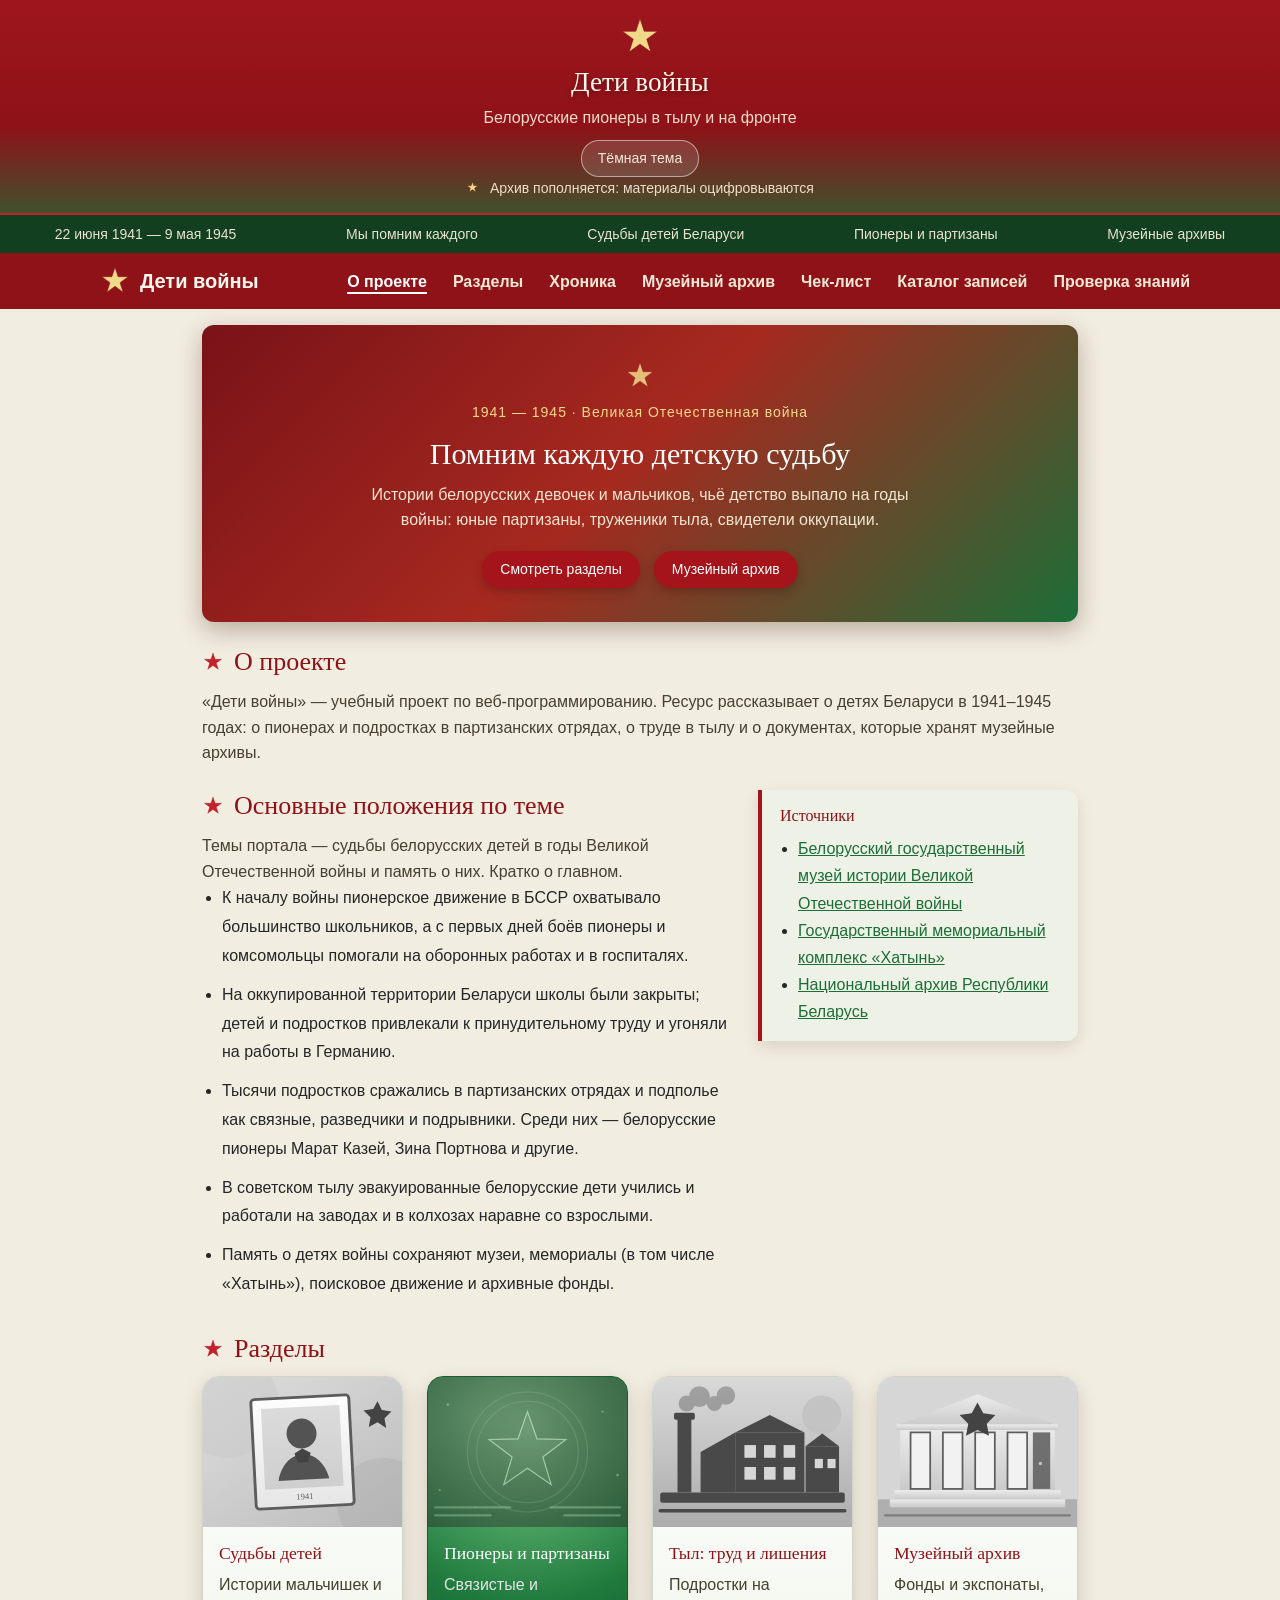
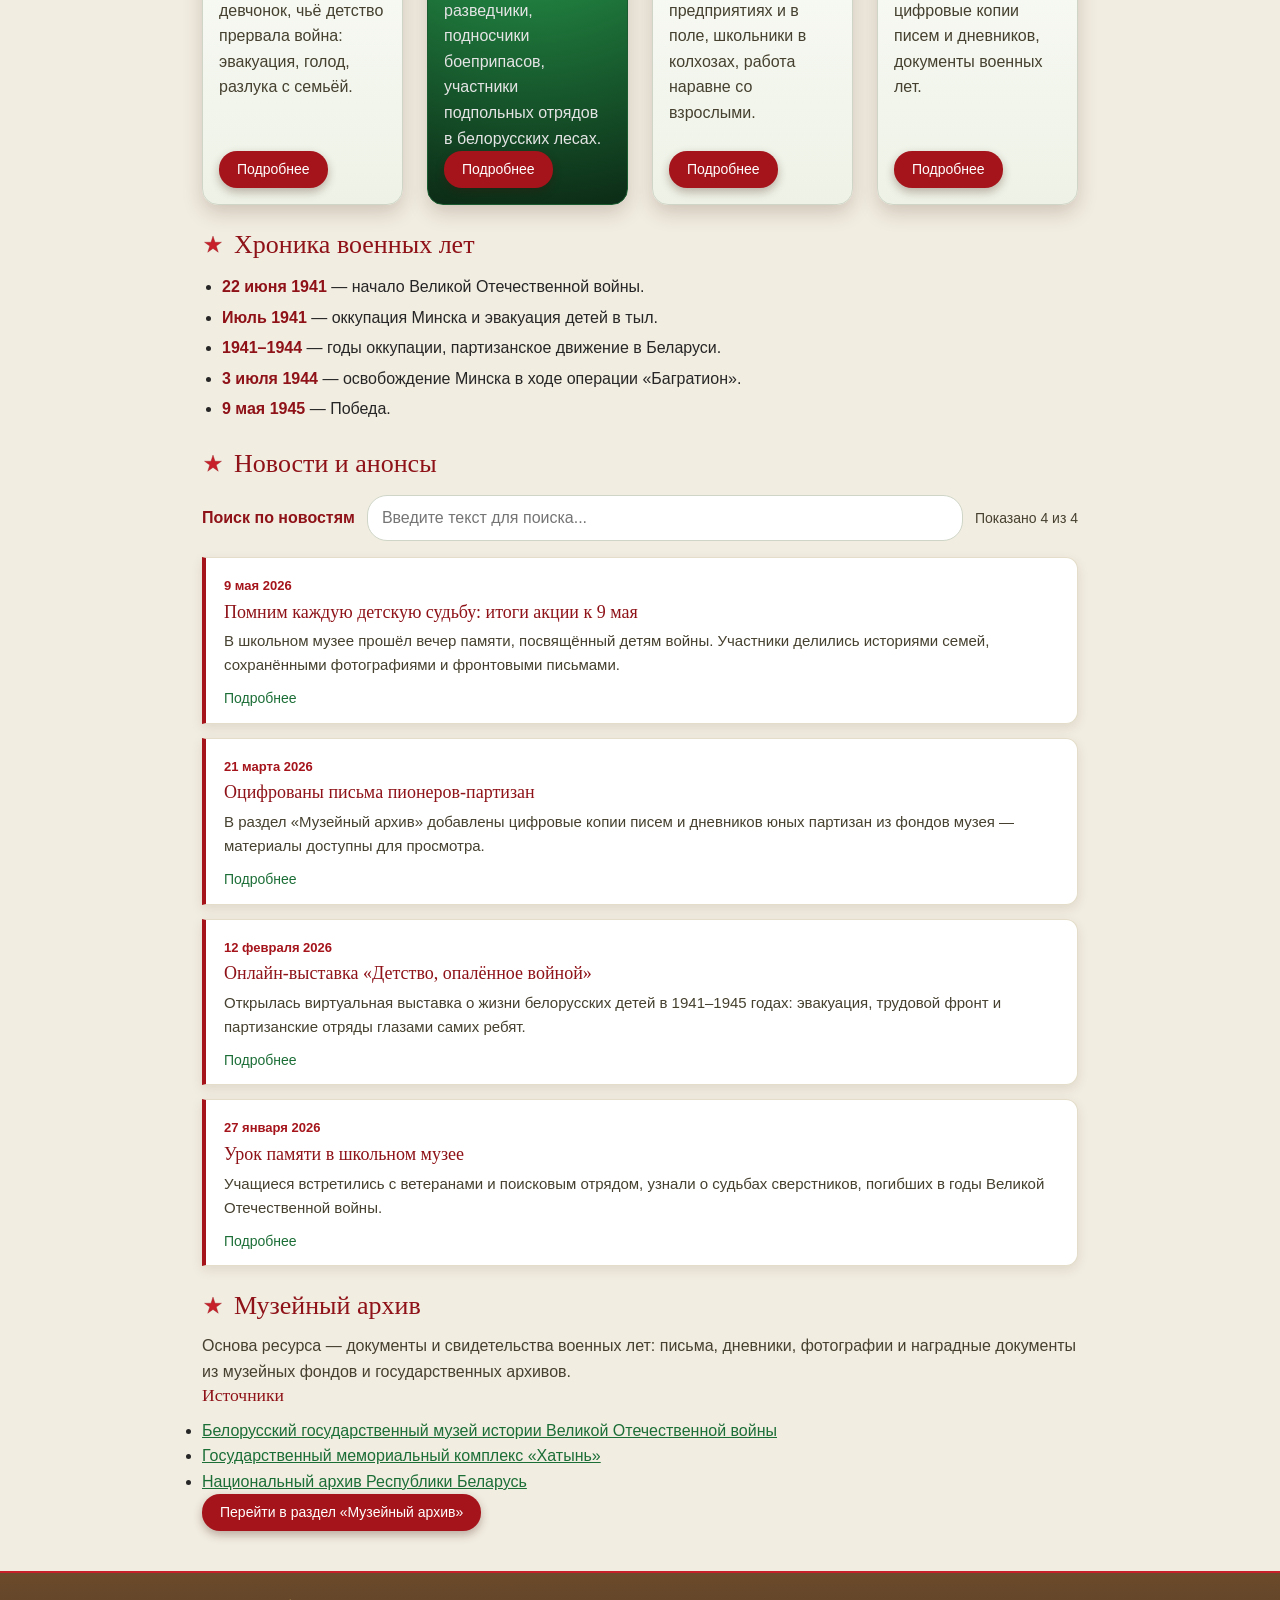
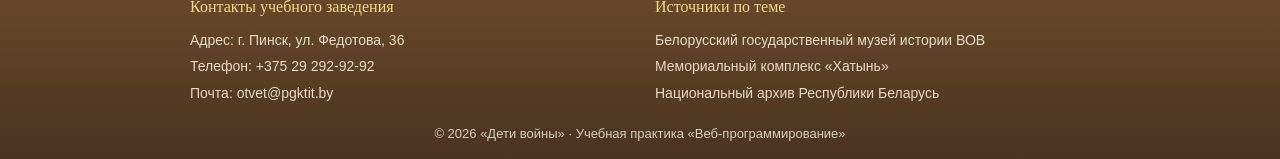
<file: index.html>
<!DOCTYPE html>
<html lang="ru">
<head>
  <meta charset="UTF-8">
  <meta name="viewport" content="width=device-width, initial-scale=1">
  <title>Дети войны</title>
  <!-- фреймворк подключается перед стилями проекта: правила проекта перекрывают его -->
  <link rel="stylesheet" href="css/bootstrap.min.css">
  <!-- слой совместимости: гасит конфликты Reboot и компонентов фреймворка -->
  <link rel="stylesheet" href="css/framework-compat.css">
  <link rel="stylesheet" href="css/base.css">
  <link rel="stylesheet" href="css/layout.css">
  <link rel="stylesheet" href="css/animations.css">
  <link rel="stylesheet" href="css/responsive.css">
  <link rel="stylesheet" href="css/jquery-ui.css">
  <link rel="stylesheet" href="css/jquery-ui-theme.css">
  <link rel="stylesheet" href="css/components.css">
  <link rel="stylesheet" href="css/print.css" media="print">
  <!-- адаптивные страницы на сетке фреймворка (Занятие 9) -->
  <link rel="stylesheet" href="css/grid-pages.css">
  <script src="js/jquery-3.7.1.min.js" defer></script>
  <script src="js/jquery-ui.min.js" defer></script>
  <script src="js/bootstrap.bundle.min.js" defer></script>
  <script src="js/app.js" defer></script>
</head>
<body>
  <a class="skip-link" href="#main">Перейти к содержимому</a>

<header>
  <!-- логотип и название портала -->
  <div class="brand">
    <img class="logo" src="assets/img/logo.svg" alt="">
    <h1>Дети войны</h1>
    <p>Белорусские пионеры в тылу и на фронте</p>
  </div>

  <button id="theme-toggle" class="theme-toggle" type="button" aria-pressed="false">Тёмная тема</button>

  <p class="status"><img class="star" src="assets/img/logo.svg" alt=""> Архив пополняется: материалы оцифровываются</p>

  <!-- бегущая строка (два одинаковых блока — для бесшовного повтора) -->
  <div class="ticker">
    <div class="ticker-set">
      <span>22 июня 1941 — 9 мая 1945</span>
      <span>Мы помним каждого</span>
      <span>Судьбы детей Беларуси</span>
      <span>Пионеры и партизаны</span>
      <span>Музейные архивы</span>
    </div>
    <div class="ticker-set" aria-hidden="true">
      <span>22 июня 1941 — 9 мая 1945</span>
      <span>Мы помним каждого</span>
      <span>Судьбы детей Беларуси</span>
      <span>Пионеры и партизаны</span>
      <span>Музейные архивы</span>
    </div>
  </div>
</header>

<nav class="navbar navbar-expand-lg topnav-portal" aria-label="Основная навигация">
  <div class="container">
    <a class="navbar-brand d-flex align-items-center gap-2" href="index.html">
      <img class="logo" src="assets/img/logo.svg" alt="">
      <span>Дети войны</span>
    </a>
    <button class="navbar-toggler" type="button" data-bs-toggle="collapse" data-bs-target="#navMain" aria-controls="navMain" aria-expanded="false" aria-label="Переключить навигацию">
      <span class="navbar-toggler-icon"></span>
    </button>
    <div class="collapse navbar-collapse" id="navMain">
      <ul class="navbar-nav ms-auto mb-2 mb-lg-0">
        <li class="nav-item"><a class="nav-link active" href="#about" aria-current="page">О проекте</a></li>
        <li class="nav-item"><a class="nav-link" href="#cards">Разделы</a></li>
        <li class="nav-item"><a class="nav-link" href="#history">Хроника</a></li>
        <li class="nav-item"><a class="nav-link" href="#archive">Музейный архив</a></li>
        <li class="nav-item"><a class="nav-link" href="checklist.html">Чек-лист</a></li>
        <li class="nav-item"><a class="nav-link" href="registry.html">Каталог записей</a></li>
        <li class="nav-item"><a class="nav-link" href="knowledge.html">Проверка знаний</a></li>
      </ul>
    </div>
  </div>
</nav>

<main id="main">

  <!-- блок-герой -->
  <section class="hero">
    <img class="hero-star" src="assets/img/logo.svg" alt="">
    <p class="hero-kicker">1941 — 1945 · Великая Отечественная война</p>
    <h2>Помним каждую детскую судьбу</h2>
    <p class="hero-text">
      Истории белорусских девочек и мальчиков, чьё детство выпало на годы
      войны: юные партизаны, труженики тыла, свидетели оккупации.
    </p>
    <div class="hero-actions">
      <a class="btn btn-hero" href="#cards">Смотреть разделы</a>
      <a class="btn btn-ghost" href="#archive">Музейный архив</a>
    </div>
  </section>

  <section id="about">
    <h2>О проекте</h2>
    <p>
      «Дети войны» — учебный проект по веб-программированию. Ресурс
      рассказывает о детях Беларуси в 1941–1945 годах: о пионерах
      и подростках в партизанских отрядах, о труде в тылу и о документах,
      которые хранят музейные архивы.
    </p>
  </section>

  <section id="principles">
    <div class="principles-wrap">
      <div class="principles-main">
        <h2>Основные положения по теме</h2>
        <p>
          Темы портала — судьбы белорусских детей в годы Великой Отечественной
          войны и память о них. Кратко о главном.
        </p>
        <ul>
          <li>К началу войны пионерское движение в БССР охватывало большинство школьников, а с первых дней боёв пионеры и комсомольцы помогали на оборонных работах и в госпиталях.</li>
          <li>На оккупированной территории Беларуси школы были закрыты; детей и подростков привлекали к принудительному труду и угоняли на работы в Германию.</li>
          <li>Тысячи подростков сражались в партизанских отрядах и подполье как связные, разведчики и подрывники. Среди них — белорусские пионеры Марат Казей, Зина Портнова и другие.</li>
          <li>В советском тылу эвакуированные белорусские дети учились и работали на заводах и в колхозах наравне со взрослыми.</li>
          <li>Память о детях войны сохраняют музеи, мемориалы (в том числе «Хатынь»), поисковое движение и архивные фонды.</li>
        </ul>
      </div>

      <aside class="note" aria-labelledby="hero-sources">
        <h3 id="hero-sources">Источники</h3>
        <ul>
          <li><a href="https://warmuseum.by/" target="_blank" rel="noopener">Белорусский государственный музей истории Великой Отечественной войны</a></li>
          <li><a href="https://khatyn.by/" target="_blank" rel="noopener">Государственный мемориальный комплекс «Хатынь»</a></li>
          <li><a href="https://archives.gov.by/" target="_blank" rel="noopener">Национальный архив Республики Беларусь</a></li>
        </ul>
      </aside>
    </div>
  </section>

  <section id="cards">
    <h2>Разделы</h2>

    <div class="row g-4 grid-row">

      <div class="col-12 col-sm-6 col-lg-3">
        <article class="card h-100">
          <img class="card-img-top" src="assets/img/fates.svg" alt="Старая фотография в рамке">
          <div class="card-body d-flex flex-column">
            <h3 class="card-title">Судьбы детей</h3>
            <p class="card-text">Истории мальчишек и девчонок, чьё детство прервала война: эвакуация, голод, разлука с семьёй.</p>
            <a class="btn mt-auto align-self-start" href="section-1.html">Подробнее</a>
          </div>
        </article>
      </div>

      <div class="col-12 col-sm-6 col-lg-3">
        <article class="card card-radial h-100">
          <img class="card-img-top" src="assets/img/pioneers.svg" alt="Пионерская звезда">
          <div class="card-body d-flex flex-column">
            <h3 class="card-title">Пионеры и партизаны</h3>
            <p class="card-text">Связистые и разведчики, подносчики боеприпасов, участники подпольных отрядов в белорусских лесах.</p>
            <a class="btn mt-auto align-self-start" href="section-2.html">Подробнее</a>
          </div>
        </article>
      </div>

      <div class="col-12 col-sm-6 col-lg-3">
        <article class="card h-100">
          <img class="card-img-top" src="assets/img/tyl.svg" alt="Заводской цех — труд в тылу">
          <div class="card-body d-flex flex-column">
            <h3 class="card-title">Тыл: труд и лишения</h3>
            <p class="card-text">Подростки на предприятиях и в поле, школьники в колхозах, работа наравне со взрослыми.</p>
            <a class="btn mt-auto align-self-start" href="section-3.html">Подробнее</a>
          </div>
        </article>
      </div>

      <div class="col-12 col-sm-6 col-lg-3">
        <article class="card h-100">
          <img class="card-img-top" src="assets/img/museum.svg" alt="Здание музея с колоннами">
          <div class="card-body d-flex flex-column">
            <h3 class="card-title">Музейный архив</h3>
            <p class="card-text">Фонды и экспонаты, цифровые копии писем и дневников, документы военных лет.</p>
            <a class="btn mt-auto align-self-start" href="section-4.html">Подробнее</a>
          </div>
        </article>
      </div>

    </div>
  </section>

  <section id="history">
    <h2>Хроника военных лет</h2>
    <ul>
      <li><strong>22 июня 1941</strong> — начало Великой Отечественной войны.</li>
      <li><strong>Июль 1941</strong> — оккупация Минска и эвакуация детей в тыл.</li>
      <li><strong>1941–1944</strong> — годы оккупации, партизанское движение в Беларуси.</li>
      <li><strong>3 июля 1944</strong> — освобождение Минска в ходе операции «Багратион».</li>
      <li><strong>9 мая 1945</strong> — Победа.</li>
    </ul>
  </section>

  <section id="news">
    <h2>Новости и анонсы</h2>

    <!-- поиск и фильтрация новостей по тексту -->
    <div class="search">
      <label class="search__label" for="news-search">Поиск по новостям</label>
      <input class="search__input" id="news-search" type="search" placeholder="Введите текст для поиска..." autocomplete="off">
      <p class="search__count" id="news-search-count" aria-live="polite"></p>
    </div>

    <div class="news-list">

      <article class="news-item">
        <time class="news-date" datetime="2026-05-09">9 мая 2026</time>
        <h3>Помним каждую детскую судьбу: итоги акции к 9 мая</h3>
        <p>
          В школьном музее прошёл вечер памяти, посвящённый детям войны.
          Участники делились историями семей, сохранёнными фотографиями
          и фронтовыми письмами.
        </p>
        <a class="news-link" href="#">Подробнее</a>
      </article>

      <article class="news-item">
        <time class="news-date" datetime="2026-03-21">21 марта 2026</time>
        <h3>Оцифрованы письма пионеров-партизан</h3>
        <p>
          В раздел «Музейный архив» добавлены цифровые копии писем
          и дневников юных партизан из фондов музея — материалы
          доступны для просмотра.
        </p>
        <a class="news-link" href="#">Подробнее</a>
      </article>

      <article class="news-item">
        <time class="news-date" datetime="2026-02-12">12 февраля 2026</time>
        <h3>Онлайн-выставка «Детство, опалённое войной»</h3>
        <p>
          Открылась виртуальная выставка о жизни белорусских детей
          в 1941–1945 годах: эвакуация, трудовой фронт и партизанские
          отряды глазами самих ребят.
        </p>
        <a class="news-link" href="#">Подробнее</a>
      </article>

      <article class="news-item">
        <time class="news-date" datetime="2026-01-27">27 января 2026</time>
        <h3>Урок памяти в школьном музее</h3>
        <p>
          Учащиеся встретились с ветеранами и поисковым отрядом,
          узнали о судьбах сверстников, погибших в годы Великой
          Отечественной войны.
        </p>
        <a class="news-link" href="#">Подробнее</a>
      </article>

    </div>
  </section>

  <section id="archive">
    <h2>Музейный архив</h2>
    <p>
      Основа ресурса — документы и свидетельства военных лет: письма,
      дневники, фотографии и наградные документы из музейных фондов
      и государственных архивов.
    </p>

    <h3>Источники</h3>
    <ul>
      <li><a href="https://warmuseum.by/" target="_blank" rel="noopener">Белорусский государственный музей истории Великой Отечественной войны</a></li>
      <li><a href="https://khatyn.by/" target="_blank" rel="noopener">Государственный мемориальный комплекс «Хатынь»</a></li>
      <li><a href="https://archives.gov.by/" target="_blank" rel="noopener">Национальный архив Республики Беларусь</a></li>
    </ul>

    <a class="btn" href="section-4.html">Перейти в раздел «Музейный архив»</a>
  </section>

</main>

<footer>
  <div class="footer-inner">
    <div class="footer-col">
      <h3>Контакты учебного заведения</h3>
      <ul>
        <li>Адрес: г. Пинск, ул. Федотова, 36</li>
        <li>Телефон: +375 29 292-92-92</li>
        <li>Почта: otvet@pgktit.by</li>
      </ul>
    </div>

    <div class="footer-col">
      <h3>Источники по теме</h3>
      <ul>
        <li><a href="https://warmuseum.by/" target="_blank" rel="noopener">Белорусский государственный музей истории ВОВ</a></li>
        <li><a href="https://khatyn.by/" target="_blank" rel="noopener">Мемориальный комплекс «Хатынь»</a></li>
        <li><a href="https://archives.gov.by/" target="_blank" rel="noopener">Национальный архив Республики Беларусь</a></li>
      </ul>
    </div>
  </div>

  <p class="footer-bottom">
    © 2026 «Дети войны» · Учебная практика «Веб-программирование»
  </p>
</footer>

<script src="js/search.js" defer></script>
</body>
</html>
</file>
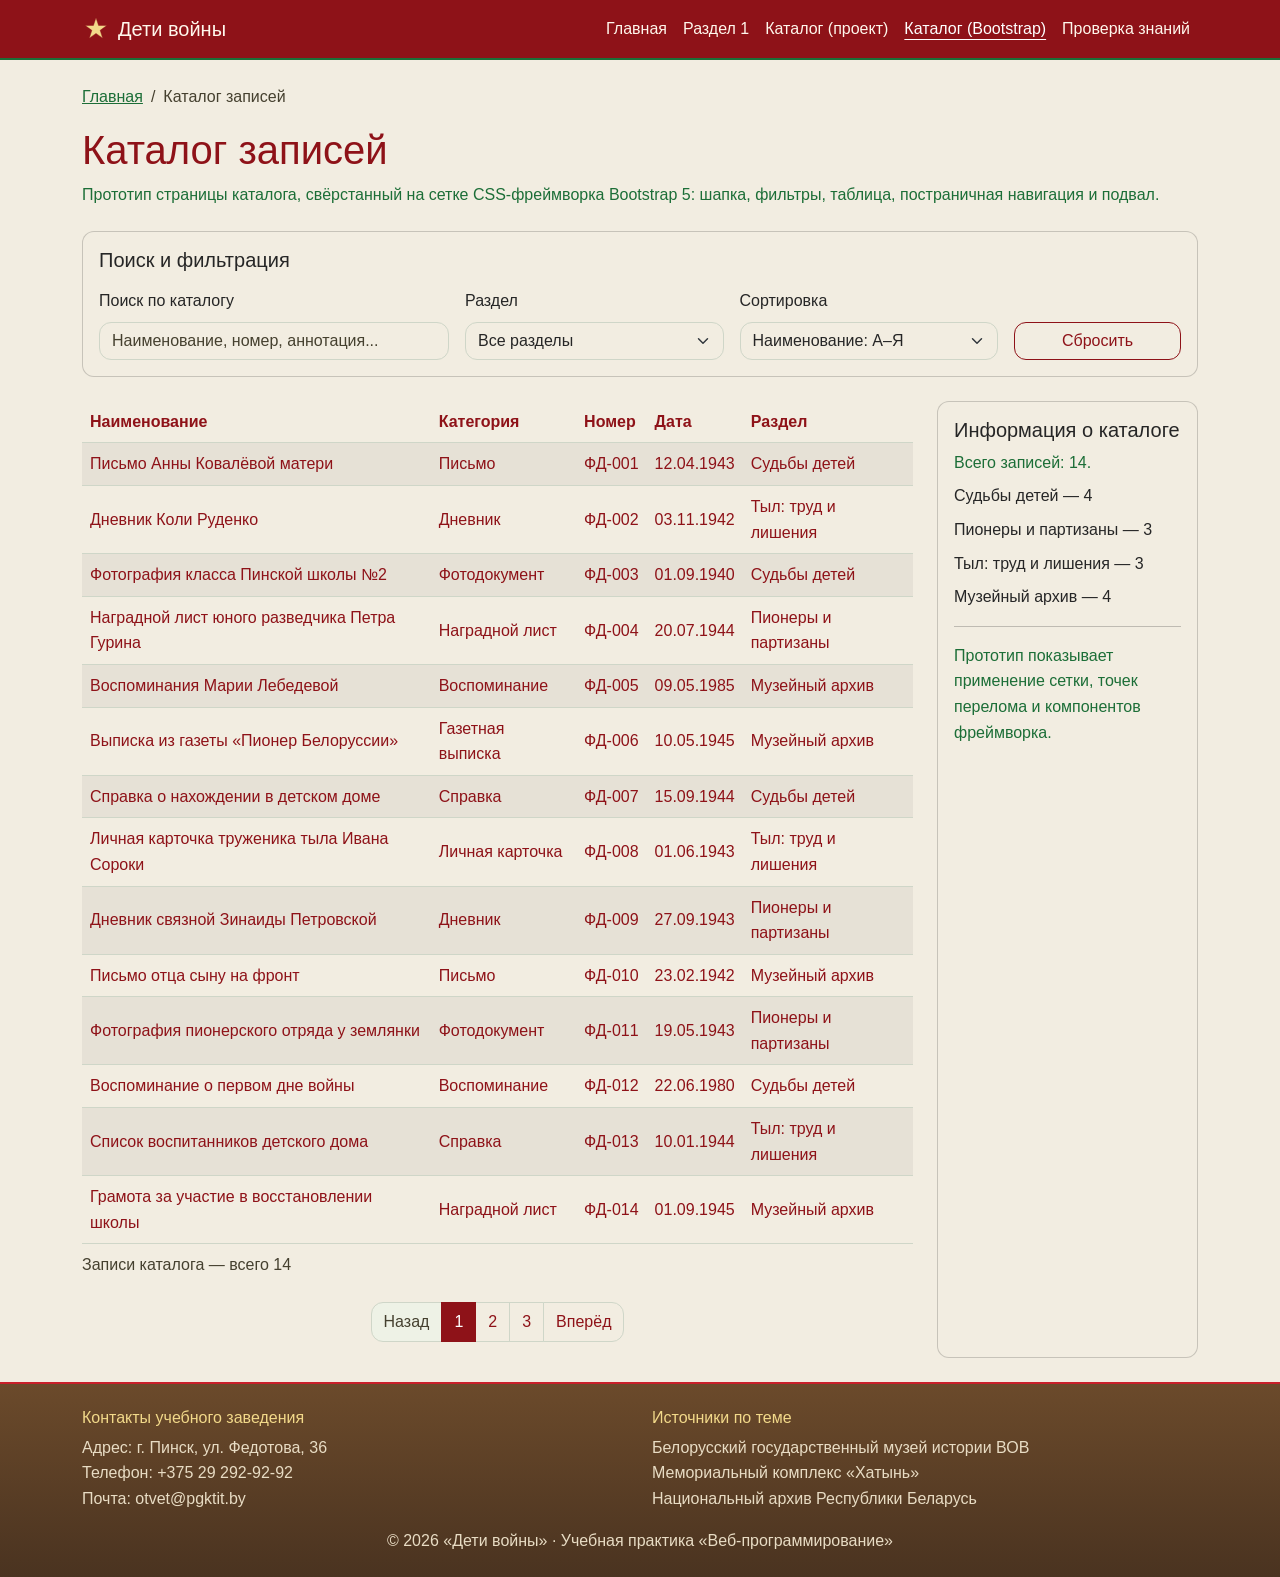
<file: catalog.html>
<!DOCTYPE html>
<html lang="ru" data-bs-theme="light">
<head>
  <meta charset="UTF-8">
  <meta name="viewport" content="width=device-width, initial-scale=1">
  <title>Каталог записей (Bootstrap) — Дети войны</title>
  <link rel="stylesheet" href="css/bootstrap.min.css">
  <link rel="stylesheet" href="css/framework-theme.css">
  <link rel="stylesheet" href="css/framework-page.css">
  <script src="js/bootstrap.bundle.min.js" defer></script>
</head>
<body class="d-flex flex-column min-vh-100">

<nav class="navbar navbar-expand-lg navbar-portal">
  <div class="container">
    <a class="navbar-brand d-flex align-items-center gap-2" href="index.html"><img class="brand-logo" src="assets/img/logo.svg" alt=""> Дети войны</a>
    <button class="navbar-toggler" type="button" data-bs-toggle="collapse" data-bs-target="#navMain" aria-controls="navMain" aria-expanded="false" aria-label="Переключить навигацию">
      <span class="navbar-toggler-icon"></span>
    </button>
    <div class="collapse navbar-collapse" id="navMain">
      <ul class="navbar-nav ms-auto">
        <li class="nav-item"><a class="nav-link" href="index.html">Главная</a></li>
        <li class="nav-item"><a class="nav-link" href="section-1.html">Раздел 1</a></li>
        <li class="nav-item"><a class="nav-link" href="registry.html">Каталог (проект)</a></li>
        <li class="nav-item"><a class="nav-link active" href="catalog.html" aria-current="page">Каталог (Bootstrap)</a></li>
        <li class="nav-item"><a class="nav-link" href="knowledge.html">Проверка знаний</a></li>
      </ul>
    </div>
  </div>
</nav>

<main class="container py-4">

  <nav aria-label="Хлебные крошки">
    <ol class="breadcrumb">
      <li class="breadcrumb-item"><a href="index.html">Главная</a></li>
      <li class="breadcrumb-item active" aria-current="page">Каталог записей</li>
    </ol>
  </nav>

  <h1 class="mb-2">Каталог записей</h1>
  <p class="text-secondary mb-4">
    Прототип страницы каталога, свёрстанный на сетке CSS-фреймворка Bootstrap 5:
    шапка, фильтры, таблица, постраничная навигация и подвал.
  </p>

  <!-- фильтры: колонка на всю ширину (col-12) -->
  <div class="row g-3 mb-4">
    <div class="col-12">
      <div class="card">
        <div class="card-body">
          <h2 class="h5 card-title mb-3">Поиск и фильтрация</h2>
          <form class="row g-3" role="search">
            <div class="col-12 col-md-6 col-lg-4">
              <label class="form-label" for="catalog-search">Поиск по каталогу</label>
              <input class="form-control" type="search" id="catalog-search" placeholder="Наименование, номер, аннотация...">
            </div>
            <div class="col-12 col-md-6 col-lg-3">
              <label class="form-label" for="catalog-section">Раздел</label>
              <select class="form-select" id="catalog-section">
                <option selected>Все разделы</option>
                <option>Судьбы детей</option>
                <option>Пионеры и партизаны</option>
                <option>Тыл: труд и лишения</option>
                <option>Музейный архив</option>
              </select>
            </div>
            <div class="col-12 col-md-6 col-lg-3">
              <label class="form-label" for="catalog-sort">Сортировка</label>
              <select class="form-select" id="catalog-sort">
                <option selected>Наименование: А–Я</option>
                <option>Наименование: Я–А</option>
                <option>Дата: сначала старые</option>
                <option>Дата: сначала новые</option>
              </select>
            </div>
            <div class="col-12 col-md-6 col-lg-2 d-flex align-items-end">
              <button class="btn btn-outline-primary w-100" type="button">Сбросить</button>
            </div>
          </form>
        </div>
      </div>
    </div>
  </div>

  <!-- таблица (col-lg-9) и боковая информация (col-lg-3) -->
  <div class="row g-4">
    <div class="col-12 col-lg-9">
      <div class="table-responsive">
        <table class="table table-striped table-hover align-middle">
          <caption>Записи каталога — всего 14</caption>
          <thead>
            <tr>
              <th scope="col">Наименование</th>
              <th scope="col">Категория</th>
              <th scope="col">Номер</th>
              <th scope="col">Дата</th>
              <th scope="col">Раздел</th>
            </tr>
          </thead>
          <tbody>
            <tr><td>Письмо Анны Ковалёвой матери</td><td>Письмо</td><td>ФД-001</td><td>12.04.1943</td><td>Судьбы детей</td></tr>
            <tr><td>Дневник Коли Руденко</td><td>Дневник</td><td>ФД-002</td><td>03.11.1942</td><td>Тыл: труд и лишения</td></tr>
            <tr><td>Фотография класса Пинской школы №2</td><td>Фотодокумент</td><td>ФД-003</td><td>01.09.1940</td><td>Судьбы детей</td></tr>
            <tr><td>Наградной лист юного разведчика Петра Гурина</td><td>Наградной лист</td><td>ФД-004</td><td>20.07.1944</td><td>Пионеры и партизаны</td></tr>
            <tr><td>Воспоминания Марии Лебедевой</td><td>Воспоминание</td><td>ФД-005</td><td>09.05.1985</td><td>Музейный архив</td></tr>
            <tr><td>Выписка из газеты «Пионер Белоруссии»</td><td>Газетная выписка</td><td>ФД-006</td><td>10.05.1945</td><td>Музейный архив</td></tr>
            <tr><td>Справка о нахождении в детском доме</td><td>Справка</td><td>ФД-007</td><td>15.09.1944</td><td>Судьбы детей</td></tr>
            <tr><td>Личная карточка труженика тыла Ивана Сороки</td><td>Личная карточка</td><td>ФД-008</td><td>01.06.1943</td><td>Тыл: труд и лишения</td></tr>
            <tr><td>Дневник связной Зинаиды Петровской</td><td>Дневник</td><td>ФД-009</td><td>27.09.1943</td><td>Пионеры и партизаны</td></tr>
            <tr><td>Письмо отца сыну на фронт</td><td>Письмо</td><td>ФД-010</td><td>23.02.1942</td><td>Музейный архив</td></tr>
            <tr><td>Фотография пионерского отряда у землянки</td><td>Фотодокумент</td><td>ФД-011</td><td>19.05.1943</td><td>Пионеры и партизаны</td></tr>
            <tr><td>Воспоминание о первом дне войны</td><td>Воспоминание</td><td>ФД-012</td><td>22.06.1980</td><td>Судьбы детей</td></tr>
            <tr><td>Список воспитанников детского дома</td><td>Справка</td><td>ФД-013</td><td>10.01.1944</td><td>Тыл: труд и лишения</td></tr>
            <tr><td>Грамота за участие в восстановлении школы</td><td>Наградной лист</td><td>ФД-014</td><td>01.09.1945</td><td>Музейный архив</td></tr>
          </tbody>
        </table>
      </div>

      <nav aria-label="Постраничная навигация">
        <ul class="pagination justify-content-center">
          <li class="page-item disabled"><span class="page-link">Назад</span></li>
          <li class="page-item active" aria-current="page"><span class="page-link">1</span></li>
          <li class="page-item"><a class="page-link" href="#top">2</a></li>
          <li class="page-item"><a class="page-link" href="#top">3</a></li>
          <li class="page-item"><a class="page-link" href="#top">Вперёд</a></li>
        </ul>
      </nav>
    </div>

    <div class="col-12 col-lg-3 catalog-sidebar">
      <div class="card">
        <div class="card-body">
          <h2 class="h5 card-title">Информация о каталоге</h2>
          <p class="card-text text-secondary mb-2">Всего записей: 14.</p>
          <ul class="list-unstyled mb-0">
            <li class="mb-2">Судьбы детей — 4</li>
            <li class="mb-2">Пионеры и партизаны — 3</li>
            <li class="mb-2">Тыл: труд и лишения — 3</li>
            <li>Музейный архив — 4</li>
          </ul>
          <hr>
          <p class="card-text text-secondary mb-0">
            Прототип показывает применение сетки, точек перелома и компонентов фреймворка.
          </p>
        </div>
      </div>
    </div>
  </div>

</main>

<footer class="footer-portal mt-auto py-4">
  <div class="container">
    <div class="row g-4">
      <div class="col-12 col-md-6">
        <h3 class="h6">Контакты учебного заведения</h3>
        <ul class="list-unstyled mb-0">
          <li>Адрес: г. Пинск, ул. Федотова, 36</li>
          <li>Телефон: +375 29 292-92-92</li>
          <li>Почта: otvet@pgktit.by</li>
        </ul>
      </div>
      <div class="col-12 col-md-6">
        <h3 class="h6">Источники по теме</h3>
        <ul class="list-unstyled mb-0">
          <li><a href="https://warmuseum.by/" target="_blank" rel="noopener">Белорусский государственный музей истории ВОВ</a></li>
          <li><a href="https://khatyn.by/" target="_blank" rel="noopener">Мемориальный комплекс «Хатынь»</a></li>
          <li><a href="https://archives.gov.by/" target="_blank" rel="noopener">Национальный архив Республики Беларусь</a></li>
        </ul>
      </div>
    </div>
    <p class="text-center mb-0 mt-3">© 2026 «Дети войны» · Учебная практика «Веб-программирование»</p>
  </div>
</footer>

</body>
</html>
</file>
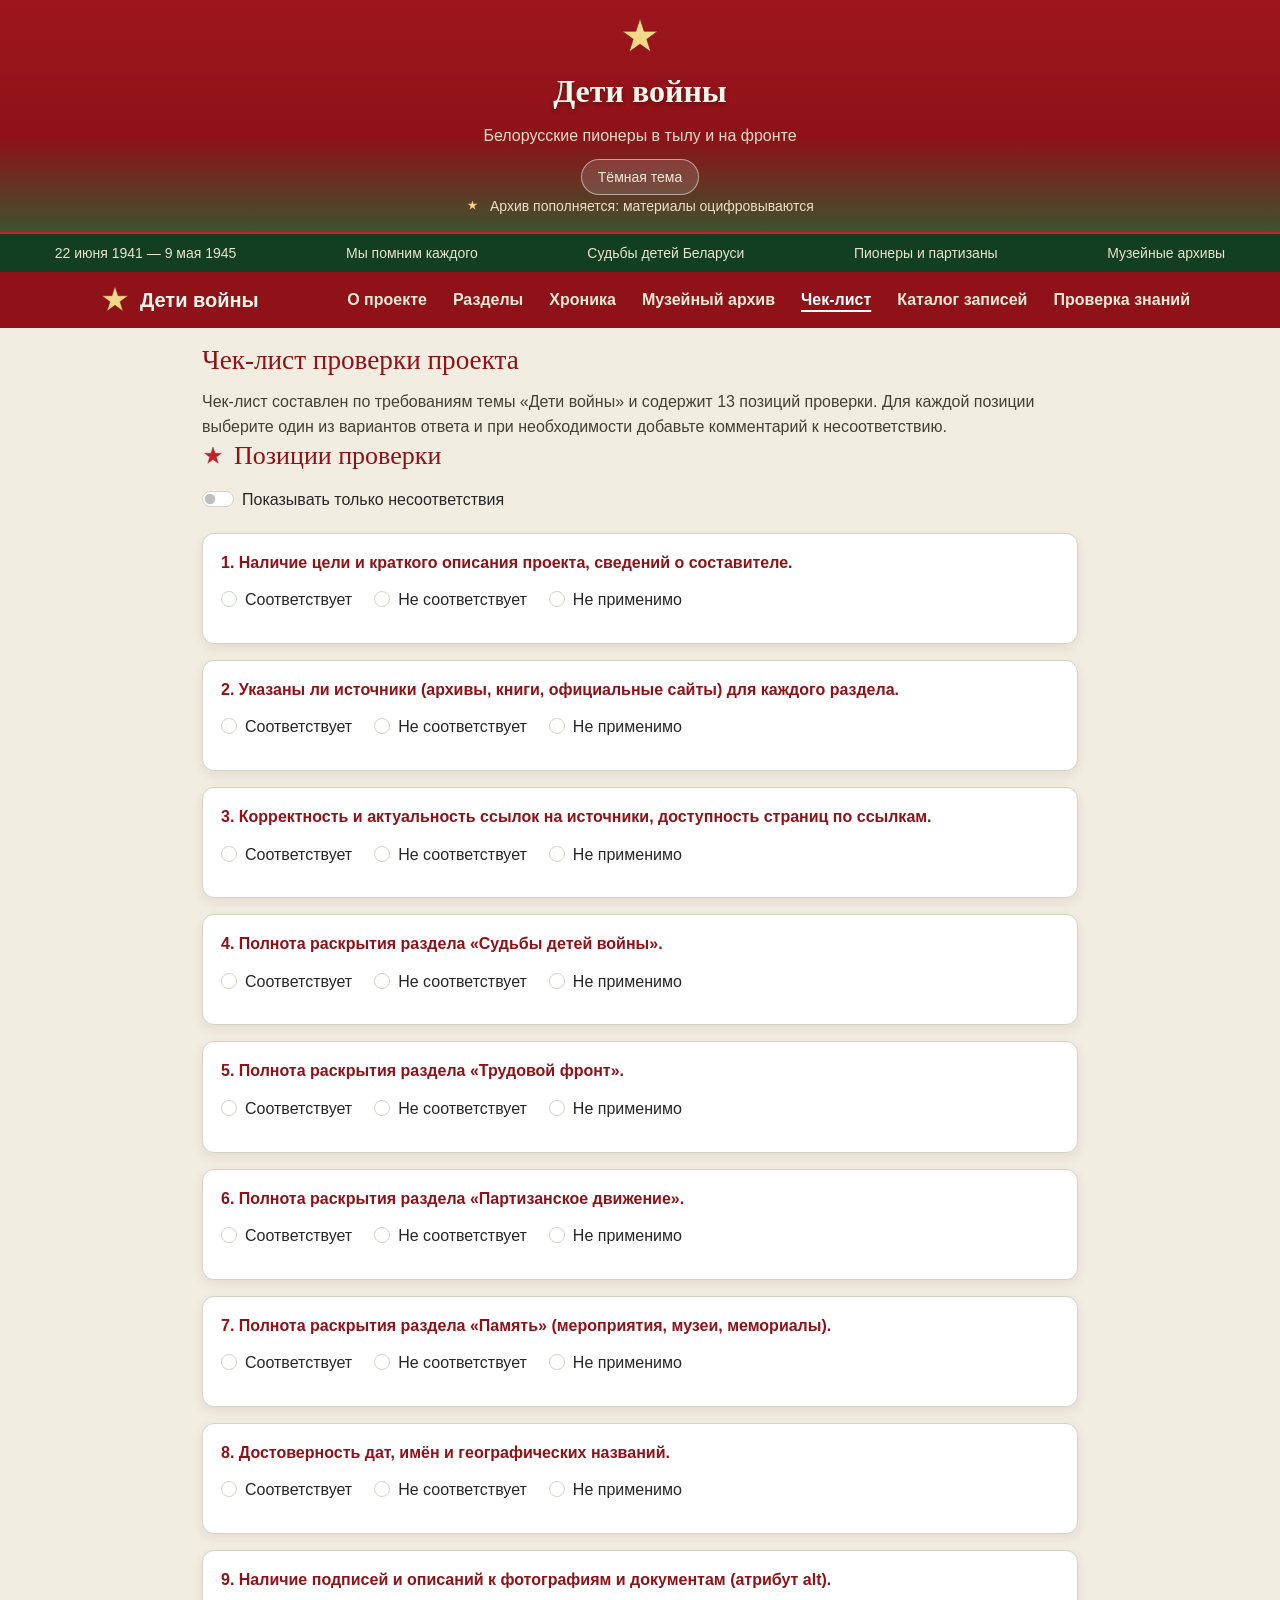
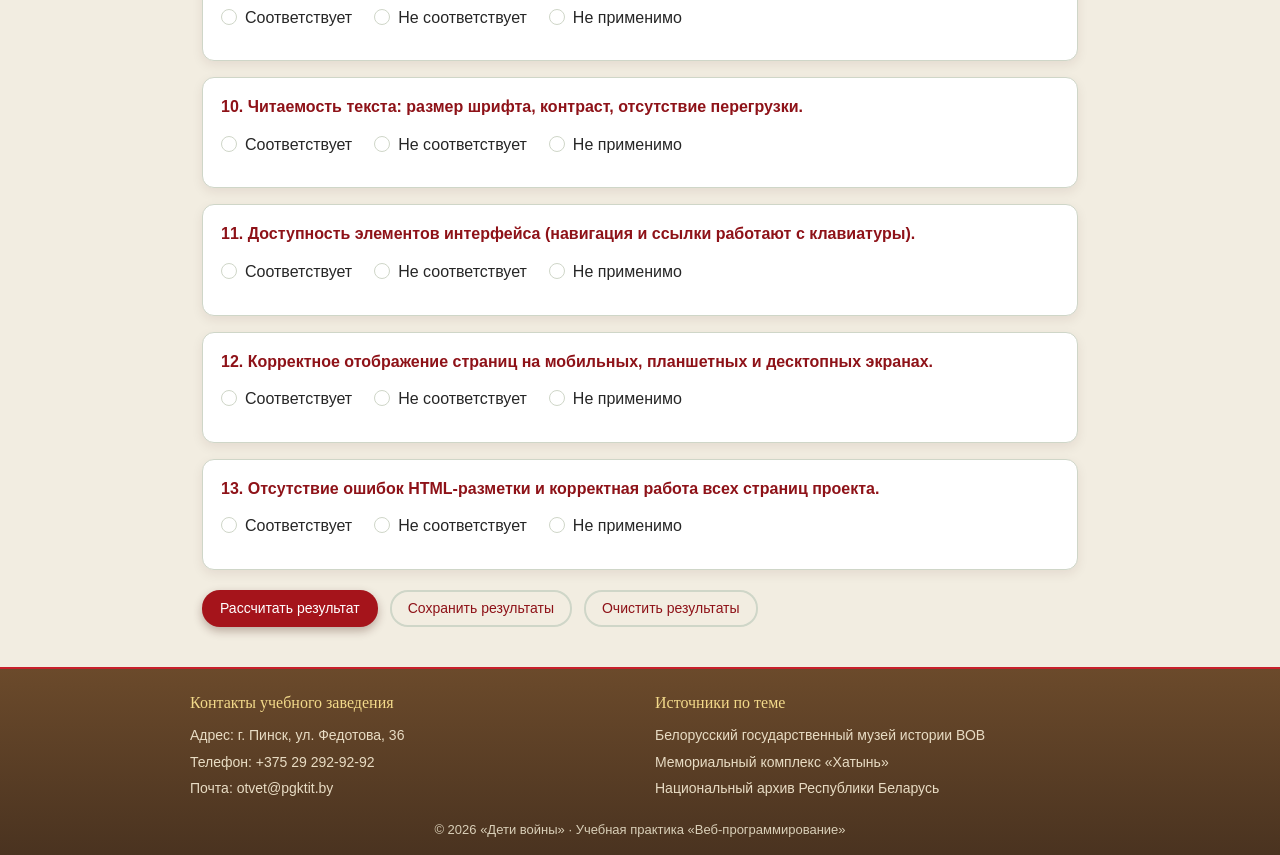
<file: checklist.html>
<!DOCTYPE html>
<html lang="ru">
<head>
  <meta charset="UTF-8">
  <meta name="viewport" content="width=device-width, initial-scale=1">
  <title>Чек-лист — Дети войны</title>
  <!-- фреймворк подключается перед стилями проекта: правила проекта перекрывают его -->
  <link rel="stylesheet" href="css/bootstrap.min.css">
  <!-- слой совместимости: гасит конфликты Reboot и компонентов фреймворка -->
  <link rel="stylesheet" href="css/framework-compat.css">
  <link rel="stylesheet" href="css/base.css">
  <link rel="stylesheet" href="css/layout.css">
  <link rel="stylesheet" href="css/animations.css">
  <link rel="stylesheet" href="css/responsive.css">
  <link rel="stylesheet" href="css/jquery-ui.css">
  <link rel="stylesheet" href="css/jquery-ui-theme.css">
  <link rel="stylesheet" href="css/components.css">
  <link rel="stylesheet" href="css/print.css" media="print">
  <script src="js/jquery-3.7.1.min.js" defer></script>
  <script src="js/jquery-ui.min.js" defer></script>
  <script src="js/bootstrap.bundle.min.js" defer></script>
  <script src="js/app.js" defer></script>
</head>
<body>
  <a class="skip-link" href="#main">Перейти к содержимому</a>

<header>
  <div class="brand">
    <img class="logo" src="assets/img/logo.svg" alt="">
    <p class="brand-name">Дети войны</p>
    <p>Белорусские пионеры в тылу и на фронте</p>
  </div>

  <button id="theme-toggle" class="theme-toggle" type="button" aria-pressed="false">Тёмная тема</button>

  <p class="status"><img class="star" src="assets/img/logo.svg" alt=""> Архив пополняется: материалы оцифровываются</p>

  <div class="ticker">
    <div class="ticker-set">
      <span>22 июня 1941 — 9 мая 1945</span>
      <span>Мы помним каждого</span>
      <span>Судьбы детей Беларуси</span>
      <span>Пионеры и партизаны</span>
      <span>Музейные архивы</span>
    </div>
    <div class="ticker-set" aria-hidden="true">
      <span>22 июня 1941 — 9 мая 1945</span>
      <span>Мы помним каждого</span>
      <span>Судьбы детей Беларуси</span>
      <span>Пионеры и партизаны</span>
      <span>Музейные архивы</span>
    </div>
  </div>
</header>

<nav class="navbar navbar-expand-lg topnav-portal" aria-label="Основная навигация">
  <div class="container">
    <a class="navbar-brand d-flex align-items-center gap-2" href="index.html">
      <img class="logo" src="assets/img/logo.svg" alt="">
      <span>Дети войны</span>
    </a>
    <button class="navbar-toggler" type="button" data-bs-toggle="collapse" data-bs-target="#navMain" aria-controls="navMain" aria-expanded="false" aria-label="Переключить навигацию">
      <span class="navbar-toggler-icon"></span>
    </button>
    <div class="collapse navbar-collapse" id="navMain">
      <ul class="navbar-nav ms-auto mb-2 mb-lg-0">
        <li class="nav-item"><a class="nav-link" href="index.html#about">О проекте</a></li>
        <li class="nav-item"><a class="nav-link" href="index.html#cards">Разделы</a></li>
        <li class="nav-item"><a class="nav-link" href="index.html#history">Хроника</a></li>
        <li class="nav-item"><a class="nav-link" href="index.html#archive">Музейный архив</a></li>
        <li class="nav-item"><a class="nav-link active" href="checklist.html" aria-current="page">Чек-лист</a></li>
        <li class="nav-item"><a class="nav-link" href="registry.html">Каталог записей</a></li>
        <li class="nav-item"><a class="nav-link" href="knowledge.html">Проверка знаний</a></li>
      </ul>
    </div>
  </div>
</nav>

<main id="main">
  <section>
    <h1>Чек-лист проверки проекта</h1>
    <p>Чек-лист составлен по требованиям темы «Дети войны» и содержит 13 позиций проверки. Для каждой позиции выберите один из вариантов ответа и при необходимости добавьте комментарий к несоответствию.</p>

    <h2>Позиции проверки</h2>

    <div class="form-check form-switch my-3">
      <input class="form-check-input" type="checkbox" role="switch" id="only-bad">
      <label class="form-check-label" for="only-bad">Показывать только несоответствия</label>
    </div>

    <div class="checklist-list" id="checklist-list"></div>

    <div class="checklist-actions">
      <button class="btn" type="button" id="calc-btn">Рассчитать результат</button>
      <button class="btn btn-outline" type="button" id="save-btn">Сохранить результаты</button>
      <button class="btn btn-outline" type="button" id="clear-btn">Очистить результаты</button>
    </div>

    <div class="result-box" id="result-box" hidden>
      <h3>Результат проверки</h3>
      <p>Доля позиций «Соответствует»: <span id="percent">0%</span></p>
      <p id="grade"></p>
    </div>
  </section>
</main>
<footer>
  <div class="footer-inner">
    <div class="footer-col">
      <h3>Контакты учебного заведения</h3>
      <ul>
        <li>Адрес: г. Пинск, ул. Федотова, 36</li>
        <li>Телефон: +375 29 292-92-92</li>
        <li>Почта: otvet@pgktit.by</li>
      </ul>
    </div>

    <div class="footer-col">
      <h3>Источники по теме</h3>
      <ul>
        <li><a href="https://warmuseum.by/" target="_blank" rel="noopener">Белорусский государственный музей истории ВОВ</a></li>
        <li><a href="https://khatyn.by/" target="_blank" rel="noopener">Мемориальный комплекс «Хатынь»</a></li>
        <li><a href="https://archives.gov.by/" target="_blank" rel="noopener">Национальный архив Республики Беларусь</a></li>
      </ul>
    </div>
  </div>

  <p class="footer-bottom">
    © 2026 «Дети войны» · Учебная практика «Веб-программирование»
  </p>
</footer>

<div class="toast-container position-fixed bottom-0 end-0 p-3" aria-live="polite" aria-atomic="true">
  <div class="toast" id="checklist-toast">
    <div class="toast-header">
      <strong class="me-auto">Чек-лист</strong>
      <button type="button" class="btn-close" data-bs-dismiss="toast" aria-label="Закрыть"></button>
    </div>
    <div class="toast-body" id="checklist-toast-body"></div>
  </div>
</div>

<script src="js/checklist.js" defer></script>
</body>
</html>
</file>
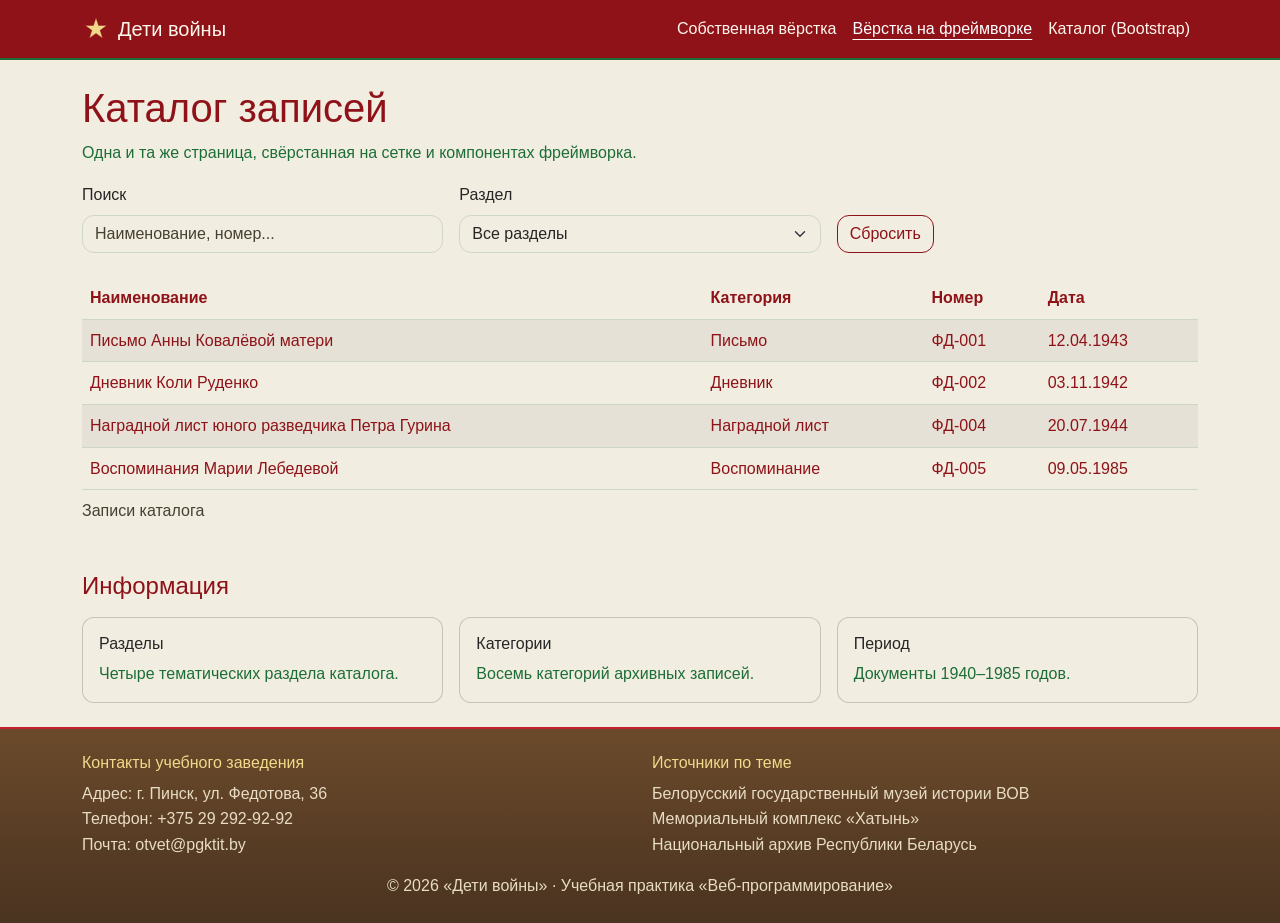
<file: compare-bootstrap.html>
<!DOCTYPE html>
<html lang="ru" data-bs-theme="light">
<head>
  <meta charset="UTF-8">
  <meta name="viewport" content="width=device-width, initial-scale=1">
  <title>Сравнение: вёрстка на фреймворке — Дети войны</title>
  <link rel="stylesheet" href="css/bootstrap.min.css">
  <link rel="stylesheet" href="css/framework-theme.css">
  <link rel="stylesheet" href="css/framework-page.css">
  <script src="js/bootstrap.bundle.min.js" defer></script>
</head>
<body class="d-flex flex-column min-vh-100">

<nav class="navbar navbar-expand-lg navbar-portal">
  <div class="container">
    <a class="navbar-brand d-flex align-items-center gap-2" href="index.html"><img class="brand-logo" src="assets/img/logo.svg" alt=""> Дети войны</a>
    <button class="navbar-toggler" type="button" data-bs-toggle="collapse" data-bs-target="#navMain" aria-controls="navMain" aria-expanded="false" aria-label="Переключить навигацию">
      <span class="navbar-toggler-icon"></span>
    </button>
    <div class="collapse navbar-collapse" id="navMain">
      <ul class="navbar-nav ms-auto">
        <li class="nav-item"><a class="nav-link" href="compare-native.html">Собственная вёрстка</a></li>
        <li class="nav-item"><a class="nav-link active" href="compare-bootstrap.html" aria-current="page">Вёрстка на фреймворке</a></li>
        <li class="nav-item"><a class="nav-link" href="catalog.html">Каталог (Bootstrap)</a></li>
      </ul>
    </div>
  </div>
</nav>

<main class="container py-4">
  <h1 class="mb-2">Каталог записей</h1>
  <p class="text-secondary">Одна и та же страница, свёрстанная на сетке и компонентах фреймворка.</p>

  <form class="row g-3 mb-4" role="search">
    <div class="col-12 col-md-6 col-lg-4">
      <label class="form-label" for="cmp-search">Поиск</label>
      <input class="form-control" type="search" id="cmp-search" placeholder="Наименование, номер...">
    </div>
    <div class="col-12 col-md-6 col-lg-4">
      <label class="form-label" for="cmp-section">Раздел</label>
      <select class="form-select" id="cmp-section">
        <option>Все разделы</option>
        <option>Судьбы детей</option>
        <option>Пионеры и партизаны</option>
      </select>
    </div>
    <div class="col-12 col-md-6 col-lg-4 d-flex align-items-end">
      <button class="btn btn-outline-primary" type="button">Сбросить</button>
    </div>
  </form>

  <div class="table-responsive mb-4">
    <table class="table table-striped table-hover align-middle">
      <caption>Записи каталога</caption>
      <thead>
        <tr>
          <th scope="col">Наименование</th>
          <th scope="col">Категория</th>
          <th scope="col">Номер</th>
          <th scope="col">Дата</th>
        </tr>
      </thead>
      <tbody>
        <tr><td>Письмо Анны Ковалёвой матери</td><td>Письмо</td><td>ФД-001</td><td>12.04.1943</td></tr>
        <tr><td>Дневник Коли Руденко</td><td>Дневник</td><td>ФД-002</td><td>03.11.1942</td></tr>
        <tr><td>Наградной лист юного разведчика Петра Гурина</td><td>Наградной лист</td><td>ФД-004</td><td>20.07.1944</td></tr>
        <tr><td>Воспоминания Марии Лебедевой</td><td>Воспоминание</td><td>ФД-005</td><td>09.05.1985</td></tr>
      </tbody>
    </table>
  </div>

  <h2 class="h4 mb-3">Информация</h2>
  <div class="row g-3">
    <div class="col-12 col-md-4">
      <div class="card h-100"><div class="card-body">
        <h3 class="h6 card-title">Разделы</h3>
        <p class="card-text text-secondary mb-0">Четыре тематических раздела каталога.</p>
      </div></div>
    </div>
    <div class="col-12 col-md-4">
      <div class="card h-100"><div class="card-body">
        <h3 class="h6 card-title">Категории</h3>
        <p class="card-text text-secondary mb-0">Восемь категорий архивных записей.</p>
      </div></div>
    </div>
    <div class="col-12 col-md-4">
      <div class="card h-100"><div class="card-body">
        <h3 class="h6 card-title">Период</h3>
        <p class="card-text text-secondary mb-0">Документы 1940–1985 годов.</p>
      </div></div>
    </div>
  </div>
</main>

<footer class="footer-portal mt-auto py-4">
  <div class="container">
    <div class="row g-4">
      <div class="col-12 col-md-6">
        <h3 class="h6">Контакты учебного заведения</h3>
        <ul class="list-unstyled mb-0">
          <li>Адрес: г. Пинск, ул. Федотова, 36</li>
          <li>Телефон: +375 29 292-92-92</li>
          <li>Почта: otvet@pgktit.by</li>
        </ul>
      </div>
      <div class="col-12 col-md-6">
        <h3 class="h6">Источники по теме</h3>
        <ul class="list-unstyled mb-0">
          <li><a href="https://warmuseum.by/" target="_blank" rel="noopener">Белорусский государственный музей истории ВОВ</a></li>
          <li><a href="https://khatyn.by/" target="_blank" rel="noopener">Мемориальный комплекс «Хатынь»</a></li>
          <li><a href="https://archives.gov.by/" target="_blank" rel="noopener">Национальный архив Республики Беларусь</a></li>
        </ul>
      </div>
    </div>
    <p class="text-center mb-0 mt-3">© 2026 «Дети войны» · Учебная практика «Веб-программирование»</p>
  </div>
</footer>

</body>
</html>
</file>
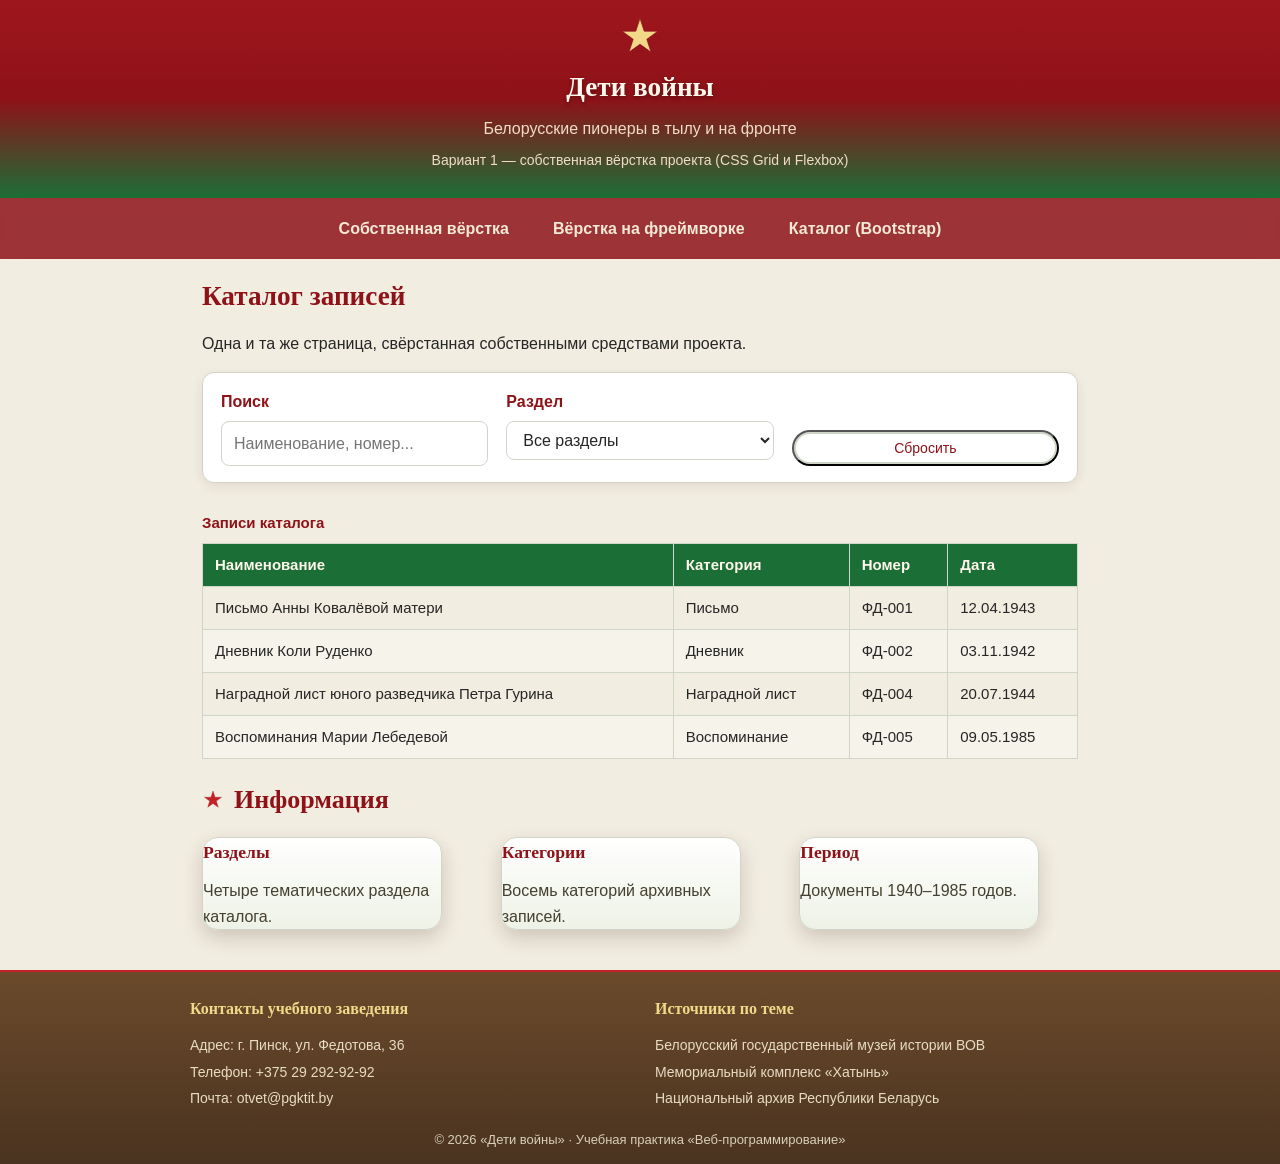
<file: compare-native.html>
<!DOCTYPE html>
<html lang="ru">
<head>
  <meta charset="UTF-8">
  <meta name="viewport" content="width=device-width, initial-scale=1">
  <title>Сравнение: собственная вёрстка — Дети войны</title>
  <link rel="stylesheet" href="css/base.css">
  <link rel="stylesheet" href="css/layout.css">
  <link rel="stylesheet" href="css/animations.css">
  <link rel="stylesheet" href="css/responsive.css">
</head>
<body>

<header>
  <div class="brand">
    <img class="logo" src="assets/img/logo.svg" alt="">
    <h1>Дети войны</h1>
    <p>Белорусские пионеры в тылу и на фронте</p>
  </div>
  <p class="status">Вариант 1 — собственная вёрстка проекта (CSS Grid и Flexbox)</p>
</header>

<nav class="topnav" aria-label="Основная навигация">
  <input type="checkbox" id="menu-toggle" class="menu-toggle">
  <label class="burger" for="menu-toggle">
    <span class="burger-open">☰ Меню</span>
    <span class="burger-close">✕ Закрыть</span>
  </label>
  <ul>
    <li><a href="compare-native.html" aria-current="page">Собственная вёрстка</a></li>
    <li><a href="compare-bootstrap.html">Вёрстка на фреймворке</a></li>
    <li><a href="catalog.html">Каталог (Bootstrap)</a></li>
  </ul>
</nav>

<main>
  <h1>Каталог записей</h1>
  <p>Одна и та же страница, свёрстанная собственными средствами проекта.</p>

  <form class="registry-filters" role="search">
    <div class="registry-field">
      <label for="cmp-search">Поиск</label>
      <input type="search" id="cmp-search" placeholder="Наименование, номер...">
    </div>
    <div class="registry-field">
      <label for="cmp-section">Раздел</label>
      <select id="cmp-section">
        <option>Все разделы</option>
        <option>Судьбы детей</option>
        <option>Пионеры и партизаны</option>
      </select>
    </div>
    <div class="registry-field registry-field--reset">
      <button class="btn btn-outline" type="button">Сбросить</button>
    </div>
  </form>

  <div class="table-scroll">
    <table class="data-table">
      <caption>Записи каталога</caption>
      <thead>
        <tr>
          <th scope="col">Наименование</th>
          <th scope="col">Категория</th>
          <th scope="col">Номер</th>
          <th scope="col">Дата</th>
        </tr>
      </thead>
      <tbody>
        <tr><td>Письмо Анны Ковалёвой матери</td><td>Письмо</td><td>ФД-001</td><td>12.04.1943</td></tr>
        <tr><td>Дневник Коли Руденко</td><td>Дневник</td><td>ФД-002</td><td>03.11.1942</td></tr>
        <tr><td>Наградной лист юного разведчика Петра Гурина</td><td>Наградной лист</td><td>ФД-004</td><td>20.07.1944</td></tr>
        <tr><td>Воспоминания Марии Лебедевой</td><td>Воспоминание</td><td>ФД-005</td><td>09.05.1985</td></tr>
      </tbody>
    </table>
  </div>

  <section>
    <h2>Информация</h2>
    <div class="cards">
      <article class="card">
        <h3>Разделы</h3>
        <p>Четыре тематических раздела каталога.</p>
      </article>
      <article class="card">
        <h3>Категории</h3>
        <p>Восемь категорий архивных записей.</p>
      </article>
      <article class="card">
        <h3>Период</h3>
        <p>Документы 1940–1985 годов.</p>
      </article>
    </div>
  </section>
</main>

<footer>
  <div class="footer-inner">
    <div class="footer-col">
      <h3>Контакты учебного заведения</h3>
      <ul>
        <li>Адрес: г. Пинск, ул. Федотова, 36</li>
        <li>Телефон: +375 29 292-92-92</li>
        <li>Почта: otvet@pgktit.by</li>
      </ul>
    </div>
    <div class="footer-col">
      <h3>Источники по теме</h3>
      <ul>
        <li><a href="https://warmuseum.by/" target="_blank" rel="noopener">Белорусский государственный музей истории ВОВ</a></li>
        <li><a href="https://khatyn.by/" target="_blank" rel="noopener">Мемориальный комплекс «Хатынь»</a></li>
        <li><a href="https://archives.gov.by/" target="_blank" rel="noopener">Национальный архив Республики Беларусь</a></li>
      </ul>
    </div>
  </div>
  <p class="footer-bottom">
    © 2026 «Дети войны» · Учебная практика «Веб-программирование»
  </p>
</footer>

</body>
</html>
</file>
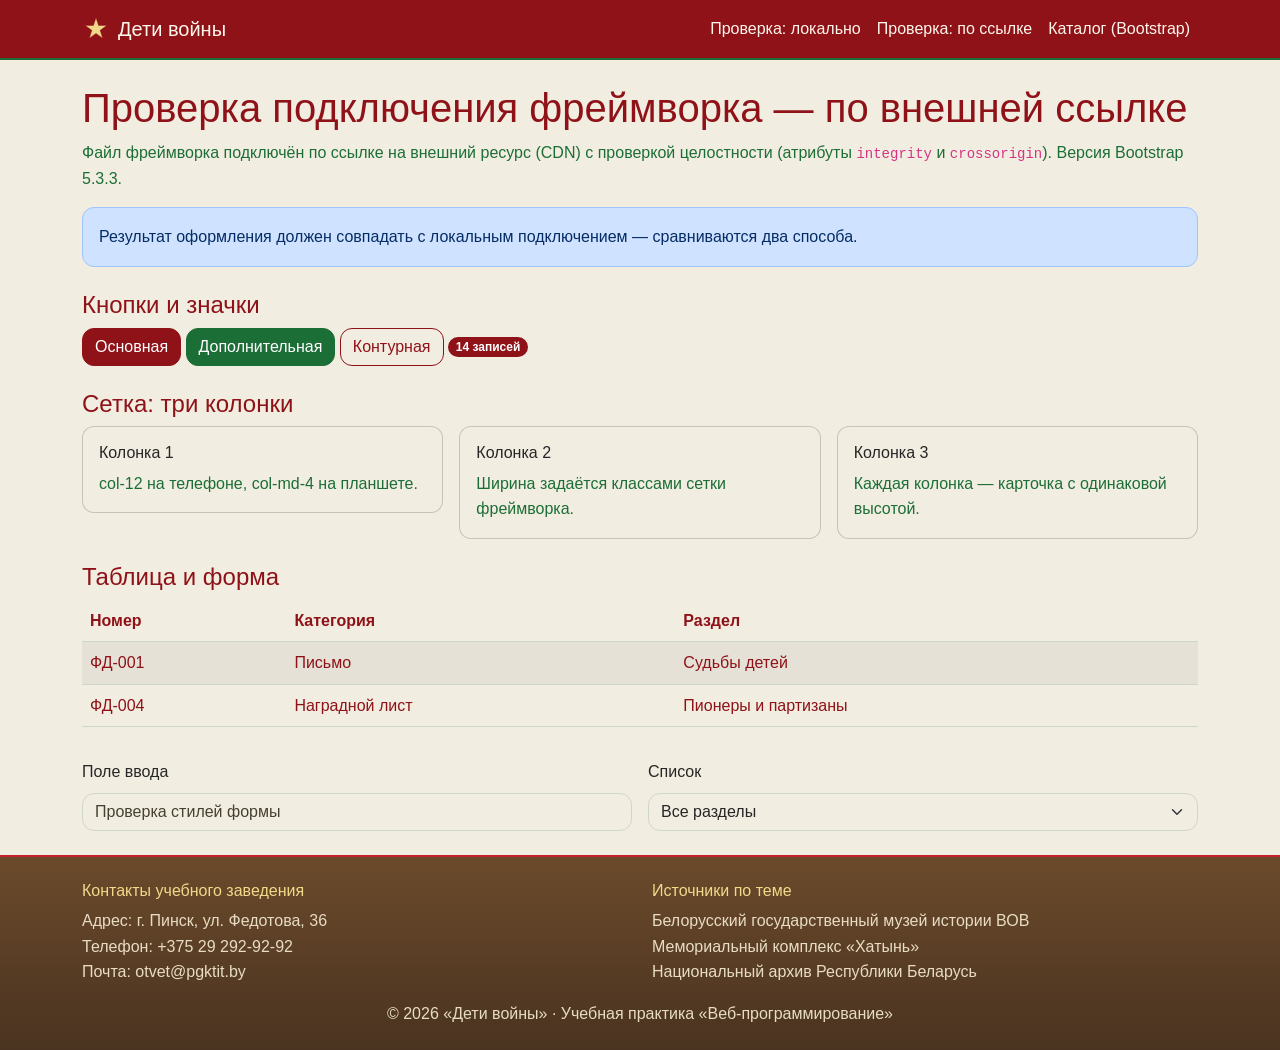
<file: framework-cdn.html>
<!DOCTYPE html>
<html lang="ru" data-bs-theme="light">
<head>
  <meta charset="UTF-8">
  <meta name="viewport" content="width=device-width, initial-scale=1">
  <title>Проверка подключения Bootstrap (по ссылке) — Дети войны</title>
  <link rel="stylesheet"
        href="https://cdn.jsdelivr.net/npm/bootstrap@5.3.3/dist/css/bootstrap.min.css"
        integrity="sha384-QWTKZyjpPEjISv5WaRU9OFeRpok6YctnYmDr5pNlyT2bRjXh0JMhjY6hW+ALEwIH"
        crossorigin="anonymous">
  <link rel="stylesheet" href="css/framework-theme.css">
  <link rel="stylesheet" href="css/framework-page.css">
</head>
<body class="d-flex flex-column min-vh-100">

<nav class="navbar navbar-expand navbar-portal">
  <div class="container">
    <a class="navbar-brand d-flex align-items-center gap-2" href="index.html"><img class="brand-logo" src="assets/img/logo.svg" alt=""> Дети войны</a>
    <ul class="navbar-nav ms-auto">
      <li class="nav-item"><a class="nav-link" href="framework-local.html">Проверка: локально</a></li>
      <li class="nav-item"><a class="nav-link" href="framework-cdn.html" aria-current="page">Проверка: по ссылке</a></li>
      <li class="nav-item"><a class="nav-link" href="catalog.html">Каталог (Bootstrap)</a></li>
    </ul>
  </div>
</nav>

<main class="container py-4">
  <h1 class="mb-2">Проверка подключения фреймворка — по внешней ссылке</h1>
  <p class="text-secondary">
    Файл фреймворка подключён по ссылке на внешний ресурс (CDN) с проверкой целостности
    (атрибуты <code>integrity</code> и <code>crossorigin</code>). Версия Bootstrap 5.3.3.
  </p>

  <div class="alert alert-primary" role="alert">
    Результат оформления должен совпадать с локальным подключением — сравниваются два способа.
  </div>

  <h2 class="h4 mt-4">Кнопки и значки</h2>
  <p>
    <button type="button" class="btn btn-primary">Основная</button>
    <button type="button" class="btn btn-secondary">Дополнительная</button>
    <button type="button" class="btn btn-outline-primary">Контурная</button>
    <span class="badge text-bg-primary">14 записей</span>
  </p>

  <h2 class="h4 mt-4">Сетка: три колонки</h2>
  <div class="row g-3">
    <div class="col-12 col-md-4">
      <div class="card"><div class="card-body">
        <h3 class="h6 card-title">Колонка 1</h3>
        <p class="card-text text-secondary mb-0">col-12 на телефоне, col-md-4 на планшете.</p>
      </div></div>
    </div>
    <div class="col-12 col-md-4">
      <div class="card"><div class="card-body">
        <h3 class="h6 card-title">Колонка 2</h3>
        <p class="card-text text-secondary mb-0">Ширина задаётся классами сетки фреймворка.</p>
      </div></div>
    </div>
    <div class="col-12 col-md-4">
      <div class="card"><div class="card-body">
        <h3 class="h6 card-title">Колонка 3</h3>
        <p class="card-text text-secondary mb-0">Каждая колонка — карточка с одинаковой высотой.</p>
      </div></div>
    </div>
  </div>

  <h2 class="h4 mt-4">Таблица и форма</h2>
  <div class="table-responsive mb-3">
    <table class="table table-striped">
      <thead><tr><th scope="col">Номер</th><th scope="col">Категория</th><th scope="col">Раздел</th></tr></thead>
      <tbody>
        <tr><td>ФД-001</td><td>Письмо</td><td>Судьбы детей</td></tr>
        <tr><td>ФД-004</td><td>Наградной лист</td><td>Пионеры и партизаны</td></tr>
      </tbody>
    </table>
  </div>

  <div class="row g-3">
    <div class="col-12 col-md-6">
      <label class="form-label" for="demo-search">Поле ввода</label>
      <input class="form-control" id="demo-search" type="search" placeholder="Проверка стилей формы">
    </div>
    <div class="col-12 col-md-6">
      <label class="form-label" for="demo-section">Список</label>
      <select class="form-select" id="demo-section">
        <option>Все разделы</option>
        <option>Судьбы детей</option>
      </select>
    </div>
  </div>
</main>

<footer class="footer-portal mt-auto py-4">
  <div class="container">
    <div class="row g-4">
      <div class="col-12 col-md-6">
        <h3 class="h6">Контакты учебного заведения</h3>
        <ul class="list-unstyled mb-0">
          <li>Адрес: г. Пинск, ул. Федотова, 36</li>
          <li>Телефон: +375 29 292-92-92</li>
          <li>Почта: otvet@pgktit.by</li>
        </ul>
      </div>
      <div class="col-12 col-md-6">
        <h3 class="h6">Источники по теме</h3>
        <ul class="list-unstyled mb-0">
          <li><a href="https://warmuseum.by/" target="_blank" rel="noopener">Белорусский государственный музей истории ВОВ</a></li>
          <li><a href="https://khatyn.by/" target="_blank" rel="noopener">Мемориальный комплекс «Хатынь»</a></li>
          <li><a href="https://archives.gov.by/" target="_blank" rel="noopener">Национальный архив Республики Беларусь</a></li>
        </ul>
      </div>
    </div>
    <p class="text-center mb-0 mt-3">© 2026 «Дети войны» · Учебная практика «Веб-программирование»</p>
  </div>
</footer>

</body>
</html>
</file>
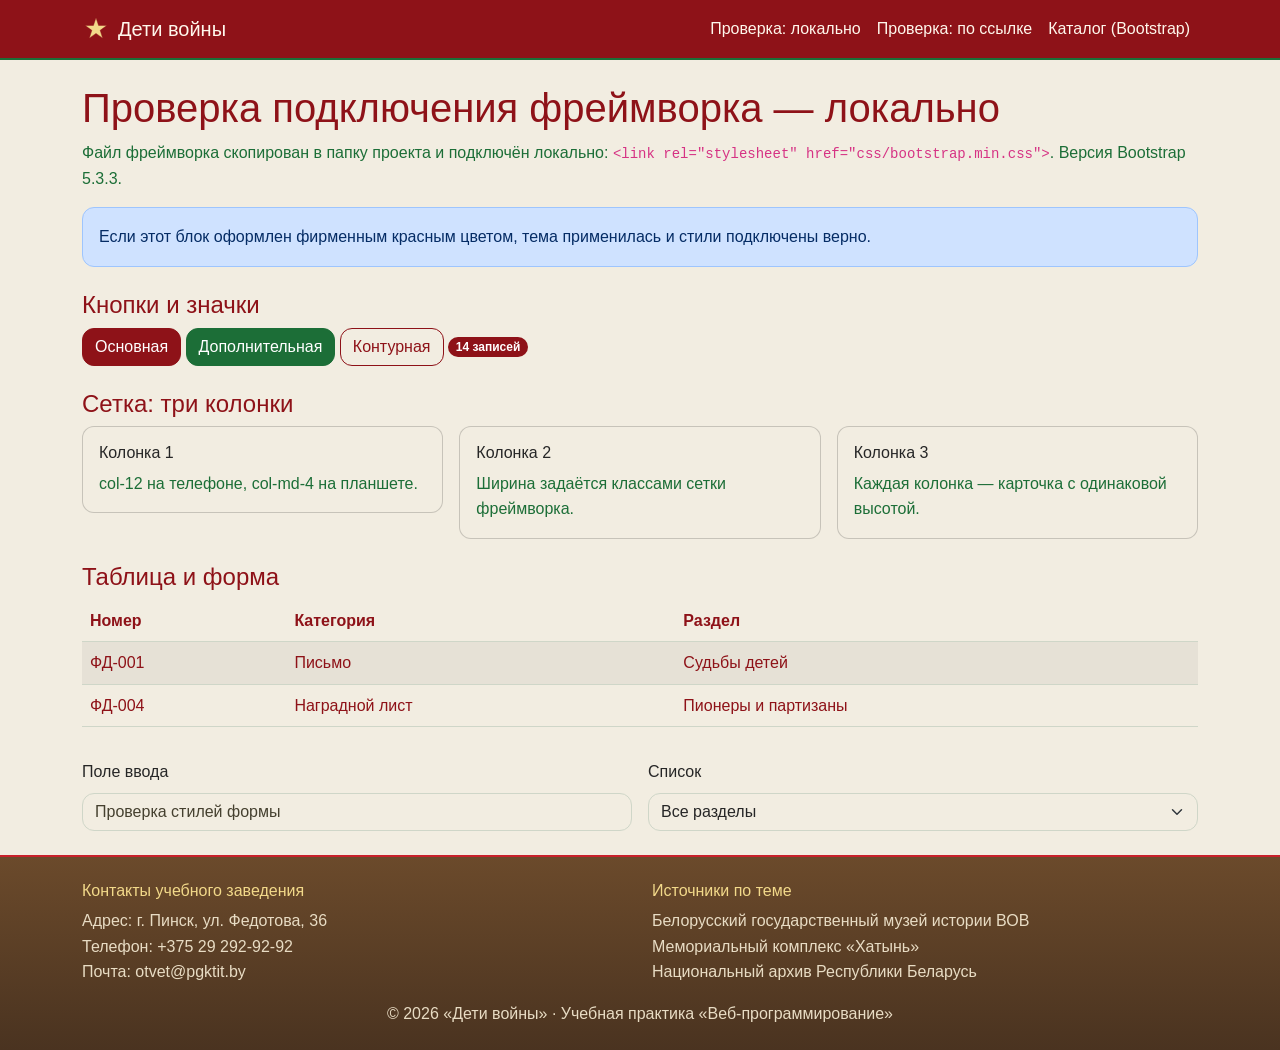
<file: framework-local.html>
<!DOCTYPE html>
<html lang="ru" data-bs-theme="light">
<head>
  <meta charset="UTF-8">
  <meta name="viewport" content="width=device-width, initial-scale=1">
  <title>Проверка подключения Bootstrap (локально) — Дети войны</title>
  <link rel="stylesheet" href="css/bootstrap.min.css">
  <link rel="stylesheet" href="css/framework-theme.css">
  <link rel="stylesheet" href="css/framework-page.css">
</head>
<body class="d-flex flex-column min-vh-100">

<nav class="navbar navbar-expand navbar-portal">
  <div class="container">
    <a class="navbar-brand d-flex align-items-center gap-2" href="index.html"><img class="brand-logo" src="assets/img/logo.svg" alt=""> Дети войны</a>
    <ul class="navbar-nav ms-auto">
      <li class="nav-item"><a class="nav-link" href="framework-local.html" aria-current="page">Проверка: локально</a></li>
      <li class="nav-item"><a class="nav-link" href="framework-cdn.html">Проверка: по ссылке</a></li>
      <li class="nav-item"><a class="nav-link" href="catalog.html">Каталог (Bootstrap)</a></li>
    </ul>
  </div>
</nav>

<main class="container py-4">
  <h1 class="mb-2">Проверка подключения фреймворка — локально</h1>
  <p class="text-secondary">
    Файл фреймворка скопирован в папку проекта и подключён локально:
    <code>&lt;link rel="stylesheet" href="css/bootstrap.min.css"&gt;</code>.
    Версия Bootstrap 5.3.3.
  </p>

  <div class="alert alert-primary" role="alert">
    Если этот блок оформлен фирменным красным цветом, тема применилась и стили подключены верно.
  </div>

  <h2 class="h4 mt-4">Кнопки и значки</h2>
  <p>
    <button type="button" class="btn btn-primary">Основная</button>
    <button type="button" class="btn btn-secondary">Дополнительная</button>
    <button type="button" class="btn btn-outline-primary">Контурная</button>
    <span class="badge text-bg-primary">14 записей</span>
  </p>

  <h2 class="h4 mt-4">Сетка: три колонки</h2>
  <div class="row g-3">
    <div class="col-12 col-md-4">
      <div class="card"><div class="card-body">
        <h3 class="h6 card-title">Колонка 1</h3>
        <p class="card-text text-secondary mb-0">col-12 на телефоне, col-md-4 на планшете.</p>
      </div></div>
    </div>
    <div class="col-12 col-md-4">
      <div class="card"><div class="card-body">
        <h3 class="h6 card-title">Колонка 2</h3>
        <p class="card-text text-secondary mb-0">Ширина задаётся классами сетки фреймворка.</p>
      </div></div>
    </div>
    <div class="col-12 col-md-4">
      <div class="card"><div class="card-body">
        <h3 class="h6 card-title">Колонка 3</h3>
        <p class="card-text text-secondary mb-0">Каждая колонка — карточка с одинаковой высотой.</p>
      </div></div>
    </div>
  </div>

  <h2 class="h4 mt-4">Таблица и форма</h2>
  <div class="table-responsive mb-3">
    <table class="table table-striped">
      <thead><tr><th scope="col">Номер</th><th scope="col">Категория</th><th scope="col">Раздел</th></tr></thead>
      <tbody>
        <tr><td>ФД-001</td><td>Письмо</td><td>Судьбы детей</td></tr>
        <tr><td>ФД-004</td><td>Наградной лист</td><td>Пионеры и партизаны</td></tr>
      </tbody>
    </table>
  </div>

  <div class="row g-3">
    <div class="col-12 col-md-6">
      <label class="form-label" for="demo-search">Поле ввода</label>
      <input class="form-control" id="demo-search" type="search" placeholder="Проверка стилей формы">
    </div>
    <div class="col-12 col-md-6">
      <label class="form-label" for="demo-section">Список</label>
      <select class="form-select" id="demo-section">
        <option>Все разделы</option>
        <option>Судьбы детей</option>
      </select>
    </div>
  </div>
</main>

<footer class="footer-portal mt-auto py-4">
  <div class="container">
    <div class="row g-4">
      <div class="col-12 col-md-6">
        <h3 class="h6">Контакты учебного заведения</h3>
        <ul class="list-unstyled mb-0">
          <li>Адрес: г. Пинск, ул. Федотова, 36</li>
          <li>Телефон: +375 29 292-92-92</li>
          <li>Почта: otvet@pgktit.by</li>
        </ul>
      </div>
      <div class="col-12 col-md-6">
        <h3 class="h6">Источники по теме</h3>
        <ul class="list-unstyled mb-0">
          <li><a href="https://warmuseum.by/" target="_blank" rel="noopener">Белорусский государственный музей истории ВОВ</a></li>
          <li><a href="https://khatyn.by/" target="_blank" rel="noopener">Мемориальный комплекс «Хатынь»</a></li>
          <li><a href="https://archives.gov.by/" target="_blank" rel="noopener">Национальный архив Республики Беларусь</a></li>
        </ul>
      </div>
    </div>
    <p class="text-center mb-0 mt-3">© 2026 «Дети войны» · Учебная практика «Веб-программирование»</p>
  </div>
</footer>

</body>
</html>
</file>
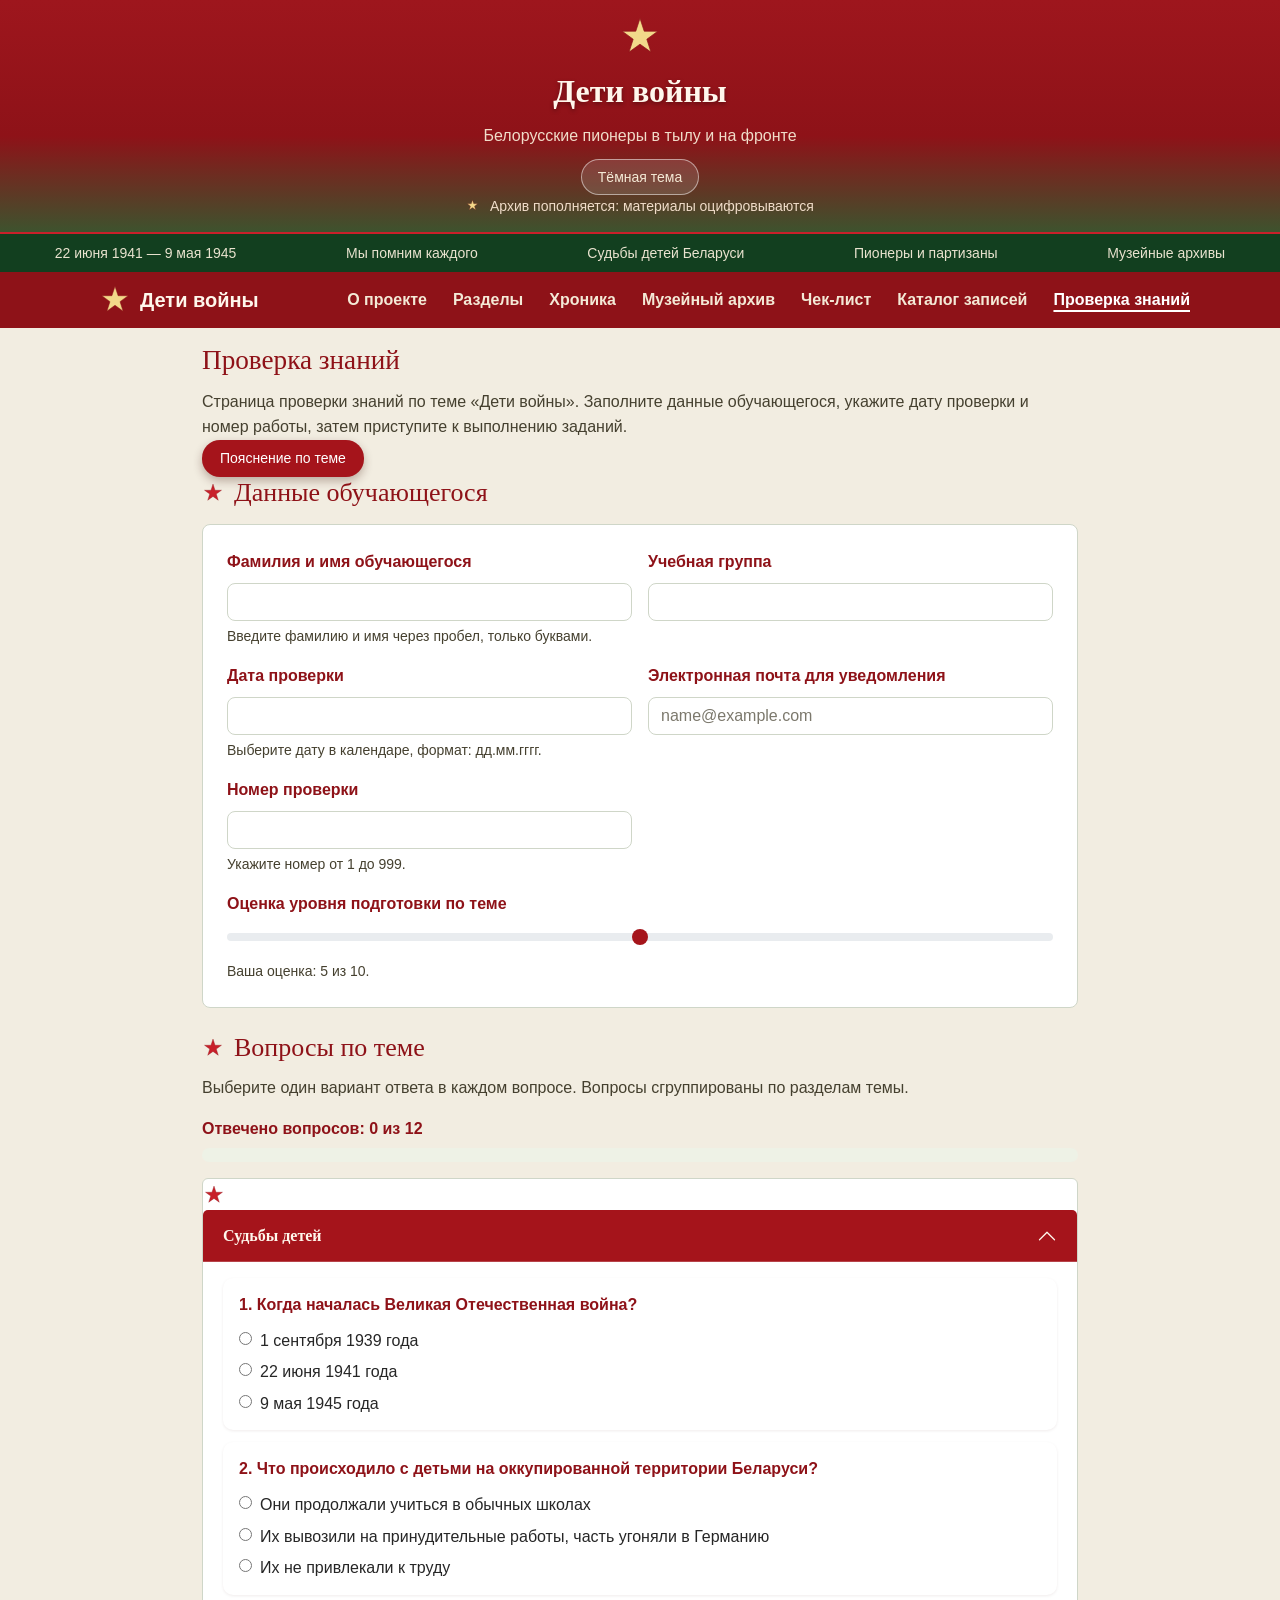
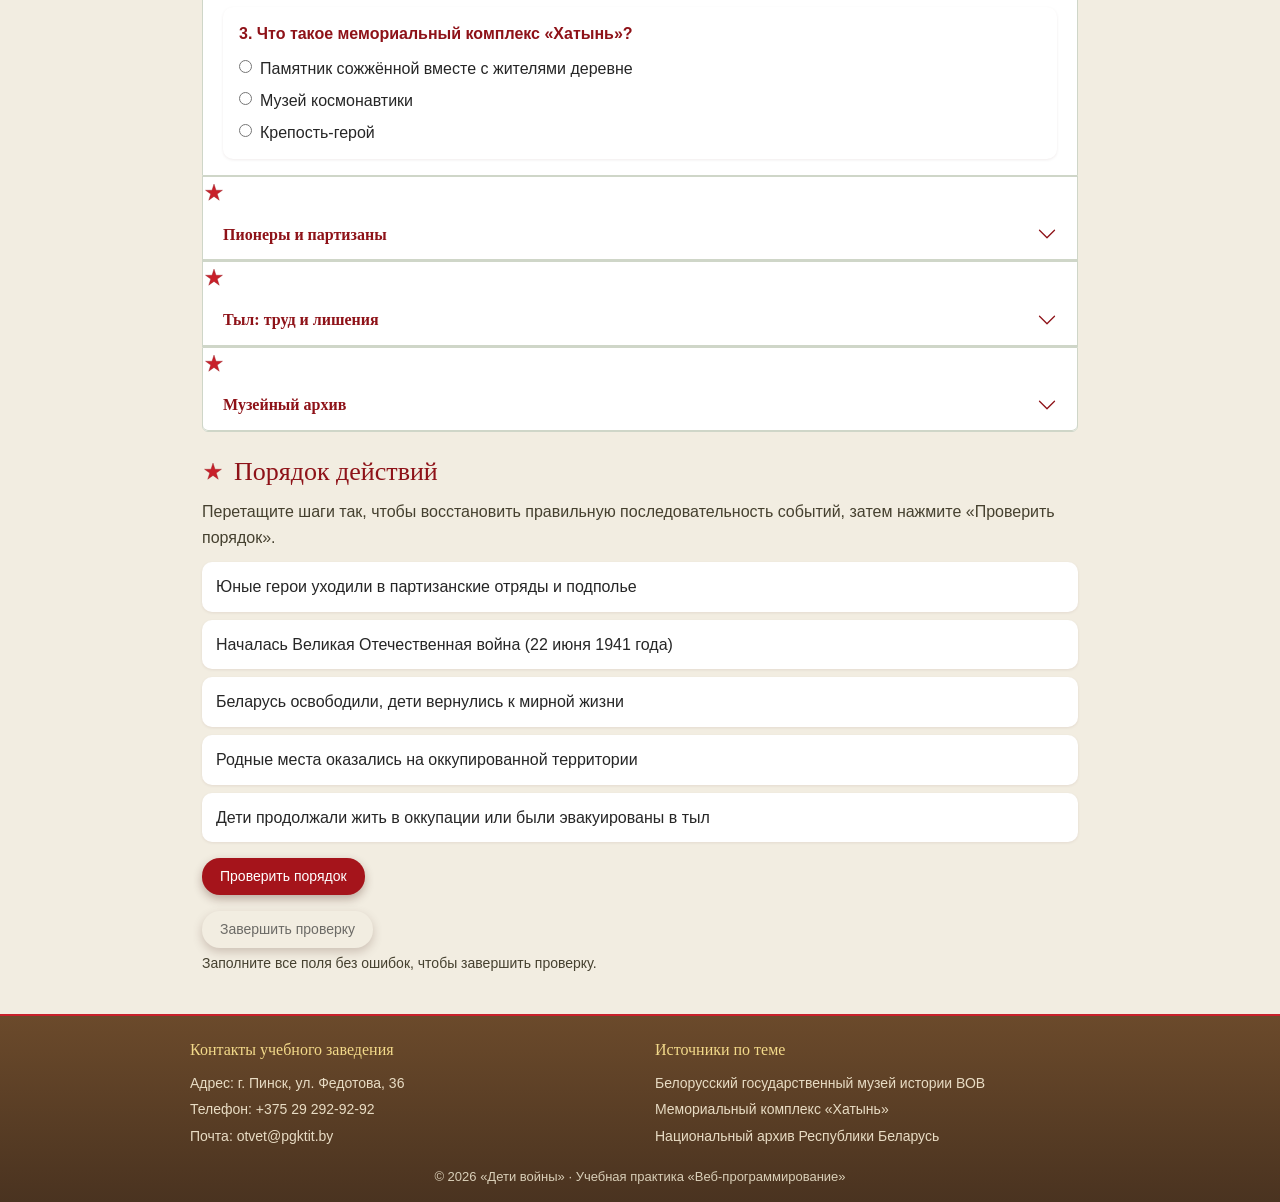
<file: knowledge.html>
<!DOCTYPE html>
<html lang="ru">
<head>
  <meta charset="UTF-8">
  <meta name="viewport" content="width=device-width, initial-scale=1">
  <title>Проверка знаний — Дети войны</title>
  <!-- фреймворк подключается перед стилями проекта: правила проекта перекрывают его -->
  <link rel="stylesheet" href="css/bootstrap.min.css">
  <!-- слой совместимости: гасит конфликты Reboot и компонентов фреймворка -->
  <link rel="stylesheet" href="css/framework-compat.css">
  <link rel="stylesheet" href="css/base.css">
  <link rel="stylesheet" href="css/layout.css">
  <link rel="stylesheet" href="css/animations.css">
  <link rel="stylesheet" href="css/responsive.css">
  <link rel="stylesheet" href="css/jquery-ui.css">
  <link rel="stylesheet" href="css/jquery-ui-theme.css">
  <link rel="stylesheet" href="css/components.css">
  <link rel="stylesheet" href="css/print.css" media="print">
  <script src="js/jquery-3.7.1.min.js" defer></script>
  <script src="js/jquery-ui.min.js" defer></script>
  <script src="js/bootstrap.bundle.min.js" defer></script>
  <script src="js/app.js" defer></script>
  <script src="js/knowledge.js" defer></script>
</head>
<body>
  <a class="skip-link" href="#main">Перейти к содержимому</a>

<header>
  <div class="brand">
    <img class="logo" src="assets/img/logo.svg" alt="">
    <p class="brand-name">Дети войны</p>
    <p>Белорусские пионеры в тылу и на фронте</p>
  </div>

  <button id="theme-toggle" class="theme-toggle" type="button" aria-pressed="false">Тёмная тема</button>

  <p class="status"><img class="star" src="assets/img/logo.svg" alt=""> Архив пополняется: материалы оцифровываются</p>

  <div class="ticker">
    <div class="ticker-set">
      <span>22 июня 1941 — 9 мая 1945</span>
      <span>Мы помним каждого</span>
      <span>Судьбы детей Беларуси</span>
      <span>Пионеры и партизаны</span>
      <span>Музейные архивы</span>
    </div>
    <div class="ticker-set" aria-hidden="true">
      <span>22 июня 1941 — 9 мая 1945</span>
      <span>Мы помним каждого</span>
      <span>Судьбы детей Беларуси</span>
      <span>Пионеры и партизаны</span>
      <span>Музейные архивы</span>
    </div>
  </div>
</header>

<nav class="navbar navbar-expand-lg topnav-portal" aria-label="Основная навигация">
  <div class="container">
    <a class="navbar-brand d-flex align-items-center gap-2" href="index.html">
      <img class="logo" src="assets/img/logo.svg" alt="">
      <span>Дети войны</span>
    </a>
    <button class="navbar-toggler" type="button" data-bs-toggle="collapse" data-bs-target="#navMain" aria-controls="navMain" aria-expanded="false" aria-label="Переключить навигацию">
      <span class="navbar-toggler-icon"></span>
    </button>
    <div class="collapse navbar-collapse" id="navMain">
      <ul class="navbar-nav ms-auto mb-2 mb-lg-0">
        <li class="nav-item"><a class="nav-link" href="index.html#about">О проекте</a></li>
        <li class="nav-item"><a class="nav-link" href="index.html#cards">Разделы</a></li>
        <li class="nav-item"><a class="nav-link" href="index.html#history">Хроника</a></li>
        <li class="nav-item"><a class="nav-link" href="index.html#archive">Музейный архив</a></li>
        <li class="nav-item"><a class="nav-link" href="checklist.html">Чек-лист</a></li>
        <li class="nav-item"><a class="nav-link" href="registry.html">Каталог записей</a></li>
        <li class="nav-item"><a class="nav-link active" href="knowledge.html" aria-current="page">Проверка знаний</a></li>
      </ul>
    </div>
  </div>
</nav>

<main id="main">
  <section>
    <h1>Проверка знаний</h1>
    <p>Страница проверки знаний по теме «Дети войны». Заполните данные обучающегося, укажите дату проверки и номер работы, затем приступите к выполнению заданий.</p>

    <!-- кнопка, открывающая модальное окно с пояснением по теме -->
    <p><button class="btn" type="button" data-bs-toggle="modal" data-bs-target="#topic-help-modal">Пояснение по теме</button></p>

    <h2>Данные обучающегося</h2>

    <form class="knowledge-form" id="knowledge-form" novalidate>
      <div class="border rounded-3 p-3 p-md-4 bg-body mb-4">
        <div class="row g-3">
          <div class="col-12 col-md-6 field">
            <label class="form-label" for="student-name">Фамилия и имя обучающегося</label>
            <input type="text" class="form-control" id="student-name" name="studentName" autocomplete="name" aria-describedby="student-name-hint" required>
            <p class="form-text" id="student-name-hint">Введите фамилию и имя через пробел, только буквами.</p>
          </div>

          <div class="col-12 col-md-6 field">
            <label class="form-label" for="student-group">Учебная группа</label>
            <input type="text" class="form-control" id="student-group" name="studentGroup" autocomplete="off" required>
          </div>

          <div class="col-12 col-md-6 field">
            <label class="form-label" for="check-date">Дата проверки</label>
            <input type="text" class="form-control" id="check-date" name="checkDate" autocomplete="off" aria-describedby="check-date-hint" readonly required>
            <p class="form-text" id="check-date-hint">Выберите дату в календаре, формат: дд.мм.гггг.</p>
          </div>

          <div class="col-12 col-md-6 field">
            <label class="form-label" for="student-email">Электронная почта для уведомления</label>
            <input type="email" class="form-control" id="student-email" name="studentEmail" autocomplete="email" placeholder="name@example.com" required>
          </div>

          <div class="col-12 col-md-6 field">
            <label class="form-label" for="check-number">Номер проверки</label>
            <input type="text" class="form-control" id="check-number" name="checkNumber" inputmode="numeric" autocomplete="off" aria-describedby="check-number-hint" required>
            <p class="form-text" id="check-number-hint">Укажите номер от 1 до 999.</p>
          </div>

          <div class="col-12 field">
            <label class="form-label" for="level-slider">Оценка уровня подготовки по теме</label>
            <input type="range" class="form-range" id="level-slider" min="0" max="10" step="1" value="5" aria-describedby="level-value-hint">
            <p class="form-text" id="level-value-hint">Ваша оценка: <output id="level-value">5</output> из 10.</p>
          </div>
        </div>
      </div>

      <h2>Вопросы по теме</h2>
      <p>Выберите один вариант ответа в каждом вопросе. Вопросы сгруппированы по разделам темы.</p>

      <div class="my-3">
        <p class="quiz-progress__label" id="quiz-progress-label">Отвечено вопросов: <span id="quiz-progress-count">0</span> из <span id="quiz-progress-total">12</span></p>
        <div class="progress" id="quiz-progressbar" role="progressbar" aria-labelledby="quiz-progress-label" aria-valuemin="0" aria-valuemax="12" aria-valuenow="0">
          <div class="progress-bar" id="quiz-progress-fill"></div>
        </div>
      </div>

      <div class="accordion quiz-accordion" id="quiz-accordion">
        <div class="accordion-item">
          <h2 class="accordion-header" id="quiz-heading-1">
            <button class="accordion-button" type="button" data-bs-toggle="collapse" data-bs-target="#quiz-1" aria-expanded="true" aria-controls="quiz-1">Судьбы детей</button>
          </h2>
          <div id="quiz-1" class="accordion-collapse collapse show" aria-labelledby="quiz-heading-1" data-bs-parent="#quiz-accordion">
            <div class="accordion-body">
              <div class="quiz-question" data-correct="b" role="radiogroup" aria-labelledby="q1-text">
                <p class="quiz-question__title" id="q1-text">1. Когда началась Великая Отечественная война?</p>
                <label><input type="radio" name="q1" value="a"> 1 сентября 1939 года</label>
                <label><input type="radio" name="q1" value="b"> 22 июня 1941 года</label>
                <label><input type="radio" name="q1" value="c"> 9 мая 1945 года</label>
              </div>

              <div class="quiz-question" data-correct="b" role="radiogroup" aria-labelledby="q2-text">
                <p class="quiz-question__title" id="q2-text">2. Что происходило с детьми на оккупированной территории Беларуси?</p>
                <label><input type="radio" name="q2" value="a"> Они продолжали учиться в обычных школах</label>
                <label><input type="radio" name="q2" value="b"> Их вывозили на принудительные работы, часть угоняли в Германию</label>
                <label><input type="radio" name="q2" value="c"> Их не привлекали к труду</label>
              </div>

              <div class="quiz-question" data-correct="a" role="radiogroup" aria-labelledby="q3-text">
                <p class="quiz-question__title" id="q3-text">3. Что такое мемориальный комплекс «Хатынь»?</p>
                <label><input type="radio" name="q3" value="a"> Памятник сожжённой вместе с жителями деревне</label>
                <label><input type="radio" name="q3" value="b"> Музей космонавтики</label>
                <label><input type="radio" name="q3" value="c"> Крепость-герой</label>
              </div>
            </div>
          </div>
        </div>

        <div class="accordion-item">
          <h2 class="accordion-header" id="quiz-heading-2">
            <button class="accordion-button collapsed" type="button" data-bs-toggle="collapse" data-bs-target="#quiz-2" aria-expanded="false" aria-controls="quiz-2">Пионеры и партизаны</button>
          </h2>
          <div id="quiz-2" class="accordion-collapse collapse" aria-labelledby="quiz-heading-2" data-bs-parent="#quiz-accordion">
            <div class="accordion-body">
              <div class="quiz-question" data-correct="a" role="radiogroup" aria-labelledby="q4-text">
                <p class="quiz-question__title" id="q4-text">4. Кем был юный герой Марат Казей?</p>
                <label><input type="radio" name="q4" value="a"> Разведчиком партизанского отряда</label>
                <label><input type="radio" name="q4" value="b"> Лётчиком</label>
                <label><input type="radio" name="q4" value="c"> Военным врачом</label>
              </div>

              <div class="quiz-question" data-correct="b" role="radiogroup" aria-labelledby="q5-text">
                <p class="quiz-question__title" id="q5-text">5. Кем была Зина Портнова?</p>
                <label><input type="radio" name="q5" value="a"> Учительницей в тылу</label>
                <label><input type="radio" name="q5" value="b"> Юной подпольщицей и разведчицей</label>
                <label><input type="radio" name="q5" value="c"> Медсестрой в госпитале</label>
              </div>

              <div class="quiz-question" data-correct="a" role="radiogroup" aria-labelledby="q6-text">
                <p class="quiz-question__title" id="q6-text">6. Какую помощь оказывали пионеры партизанским отрядам?</p>
                <label><input type="radio" name="q6" value="a"> Были связными, разведчиками и подрывниками</label>
                <label><input type="radio" name="q6" value="b"> Строили самолёты</label>
                <label><input type="radio" name="q6" value="c"> Управляли танками</label>
              </div>
            </div>
          </div>
        </div>

        <div class="accordion-item">
          <h2 class="accordion-header" id="quiz-heading-3">
            <button class="accordion-button collapsed" type="button" data-bs-toggle="collapse" data-bs-target="#quiz-3" aria-expanded="false" aria-controls="quiz-3">Тыл: труд и лишения</button>
          </h2>
          <div id="quiz-3" class="accordion-collapse collapse" aria-labelledby="quiz-heading-3" data-bs-parent="#quiz-accordion">
            <div class="accordion-body">
              <div class="quiz-question" data-correct="a" role="radiogroup" aria-labelledby="q7-text">
                <p class="quiz-question__title" id="q7-text">7. Где работали эвакуированные белорусские дети в советском тылу?</p>
                <label><input type="radio" name="q7" value="a"> На заводах и в колхозах наравне со взрослыми</label>
                <label><input type="radio" name="q7" value="b"> Только в школах</label>
                <label><input type="radio" name="q7" value="c"> Они не работали</label>
              </div>

              <div class="quiz-question" data-correct="b" role="radiogroup" aria-labelledby="q8-text">
                <p class="quiz-question__title" id="q8-text">8. Что происходило со школами на оккупированной территории Беларуси?</p>
                <label><input type="radio" name="q8" value="a"> Они работали без изменений</label>
                <label><input type="radio" name="q8" value="b"> Они были закрыты</label>
                <label><input type="radio" name="q8" value="c"> Их открывали только для немецких детей</label>
              </div>

              <div class="quiz-question" data-correct="a" role="radiogroup" aria-labelledby="q9-text">
                <p class="quiz-question__title" id="q9-text">9. Что означает понятие «трудовой фронт»?</p>
                <label><input type="radio" name="q9" value="a"> Работа в тылу на заводах и в колхозах для нужд фронта</label>
                <label><input type="radio" name="q9" value="b"> Боевые действия в тылу врага</label>
                <label><input type="radio" name="q9" value="c"> Строительство укреплений только солдатами</label>
              </div>
            </div>
          </div>
        </div>

        <div class="accordion-item">
          <h2 class="accordion-header" id="quiz-heading-4">
            <button class="accordion-button collapsed" type="button" data-bs-toggle="collapse" data-bs-target="#quiz-4" aria-expanded="false" aria-controls="quiz-4">Музейный архив</button>
          </h2>
          <div id="quiz-4" class="accordion-collapse collapse" aria-labelledby="quiz-heading-4" data-bs-parent="#quiz-accordion">
            <div class="accordion-body">
              <div class="quiz-question" data-correct="a" role="radiogroup" aria-labelledby="q10-text">
                <p class="quiz-question__title" id="q10-text">10. Какой музей в Минске посвящён истории Великой Отечественной войны?</p>
                <label><input type="radio" name="q10" value="a"> Белорусский государственный музей истории Великой Отечественной войны</label>
                <label><input type="radio" name="q10" value="b"> Национальный художественный музей</label>
                <label><input type="radio" name="q10" value="c"> Музей истории города Минска</label>
              </div>

              <div class="quiz-question" data-correct="a" role="radiogroup" aria-labelledby="q11-text">
                <p class="quiz-question__title" id="q11-text">11. Зачем сохраняют архивные документы и фотографии военных лет?</p>
                <label><input type="radio" name="q11" value="a"> Чтобы передать память о событиях будущим поколениям</label>
                <label><input type="radio" name="q11" value="b"> Чтобы использовать их как строительные материалы</label>
                <label><input type="radio" name="q11" value="c"> Чтобы продавать за границу</label>
              </div>

              <div class="quiz-question" data-correct="b" role="radiogroup" aria-labelledby="q12-text">
                <p class="quiz-question__title" id="q12-text">12. Какая дата отмечается как День Победы?</p>
                <label><input type="radio" name="q12" value="a"> 23 февраля</label>
                <label><input type="radio" name="q12" value="b"> 9 мая</label>
                <label><input type="radio" name="q12" value="c"> 3 июля</label>
              </div>
            </div>
          </div>
        </div>
      </div>

      <div class="sortable-task">
        <h2>Порядок действий</h2>
        <p>Перетащите шаги так, чтобы восстановить правильную последовательность событий, затем нажмите «Проверить порядок».</p>

        <ul class="sortable-list" id="sortable-steps" aria-label="Список шагов для упорядочивания">
          <li class="sortable-item" data-order="4">Юные герои уходили в партизанские отряды и подполье</li>
          <li class="sortable-item" data-order="1">Началась Великая Отечественная война (22 июня 1941 года)</li>
          <li class="sortable-item" data-order="5">Беларусь освободили, дети вернулись к мирной жизни</li>
          <li class="sortable-item" data-order="2">Родные места оказались на оккупированной территории</li>
          <li class="sortable-item" data-order="3">Дети продолжали жить в оккупации или были эвакуированы в тыл</li>
        </ul>

        <div class="d-flex flex-wrap gap-2 mt-3">
          <button type="button" class="btn" id="check-order">Проверить порядок</button>
        </div>

        <p class="sortable-result" id="sortable-result" role="status" aria-live="polite"></p>
      </div>

      <div class="d-flex flex-wrap gap-2 mt-3">
        <button class="btn" type="submit" id="submit-check">Завершить проверку</button>
      </div>
      <p class="form-text" id="submit-hint" role="status"></p>
    </form>
  </section>

  <div class="modal fade" id="topic-help-modal" tabindex="-1" aria-labelledby="topic-help-title" aria-hidden="true">
    <div class="modal-dialog modal-dialog-centered modal-dialog-scrollable">
      <div class="modal-content">
        <div class="modal-header">
          <h2 class="modal-title h5" id="topic-help-title">Пояснение по теме «Дети войны»</h2>
          <button type="button" class="btn-close" data-bs-dismiss="modal" aria-label="Закрыть"></button>
        </div>
        <div class="modal-body">
          <p>Тема «Дети войны» посвящена судьбам детей и подростков Беларуси в годы Великой Отечественной войны (1941–1945).</p>
          <ul>
            <li>Часть детей осталась на оккупированной территории: их принуждали к труду, многих угоняли в Германию.</li>
            <li>Подростки становились связными, разведчиками и подпольщиками, помогали партизанским отрядам.</li>
            <li>В советском тылу эвакуированные дети работали на заводах и в колхозах наравне со взрослыми.</li>
            <li>Память о событиях сохраняют мемориалы, музеи и архивные документы.</li>
          </ul>
          <p>Отвечая на вопросы и восстанавливая порядок событий, опирайтесь на эти сведения.</p>
        </div>
        <div class="modal-footer">
          <button type="button" class="btn" data-bs-dismiss="modal">Понятно</button>
        </div>
      </div>
    </div>
  </div>

  <div class="modal fade" id="result-modal" tabindex="-1" aria-labelledby="result-modal-title" aria-hidden="true">
    <div class="modal-dialog modal-dialog-centered">
      <div class="modal-content">
        <div class="modal-header">
          <h2 class="modal-title h5" id="result-modal-title">Результат проверки знаний</h2>
          <button type="button" class="btn-close" data-bs-dismiss="modal" aria-label="Закрыть"></button>
        </div>
        <div class="modal-body">
          <p id="result-summary"></p>
          <p>Уровень выполнения: <strong id="result-level"></strong></p>
          <p id="result-confirm" role="status"></p>
        </div>
        <div class="modal-footer">
          <button type="button" class="btn" data-bs-dismiss="modal">Понятно</button>
        </div>
      </div>
    </div>
  </div>
</main>

<footer>
  <div class="footer-inner">
    <div class="footer-col">
      <h3>Контакты учебного заведения</h3>
      <ul>
        <li>Адрес: г. Пинск, ул. Федотова, 36</li>
        <li>Телефон: +375 29 292-92-92</li>
        <li>Почта: otvet@pgktit.by</li>
      </ul>
    </div>

    <div class="footer-col">
      <h3>Источники по теме</h3>
      <ul>
        <li><a href="https://warmuseum.by/" target="_blank" rel="noopener">Белорусский государственный музей истории ВОВ</a></li>
        <li><a href="https://khatyn.by/" target="_blank" rel="noopener">Мемориальный комплекс «Хатынь»</a></li>
        <li><a href="https://archives.gov.by/" target="_blank" rel="noopener">Национальный архив Республики Беларусь</a></li>
      </ul>
    </div>
  </div>

  <p class="footer-bottom">
    © 2026 «Дети войны» · Учебная практика «Веб-программирование»
  </p>
</footer>

</body>
</html>
</file>
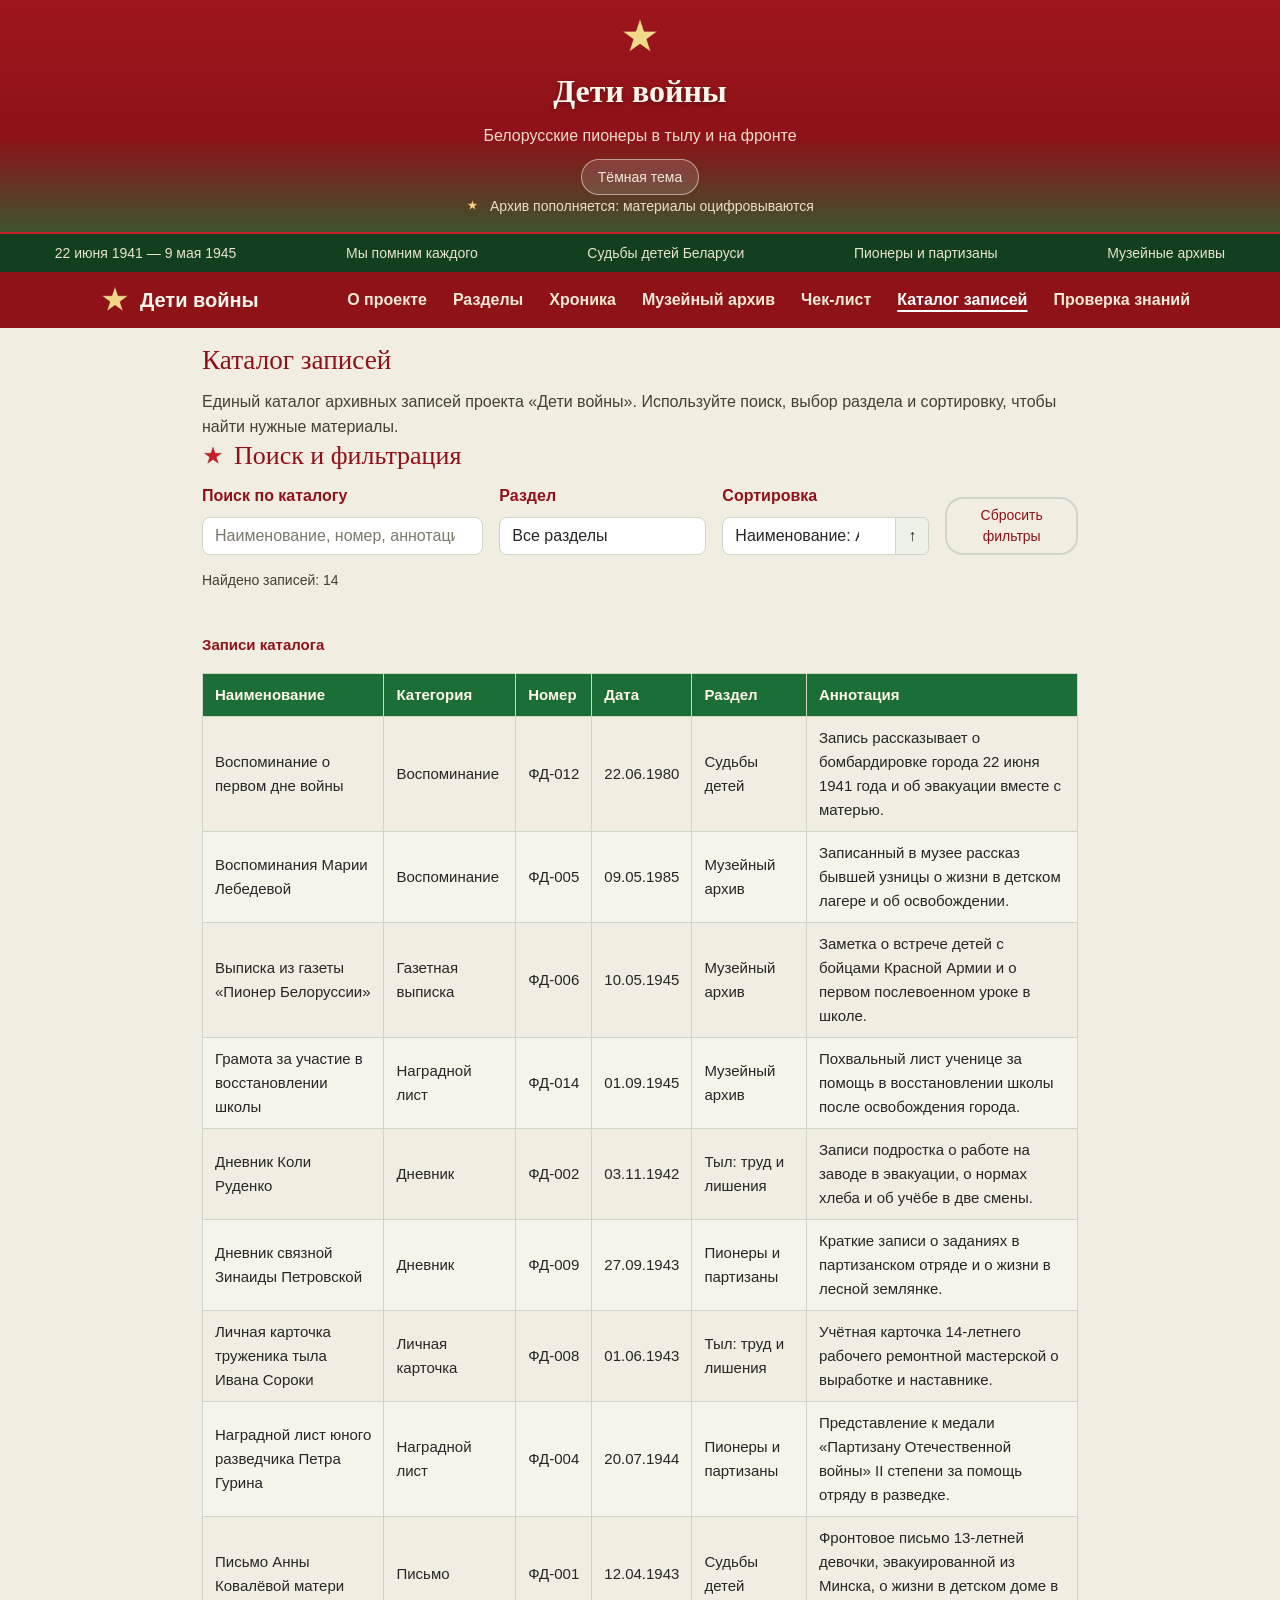
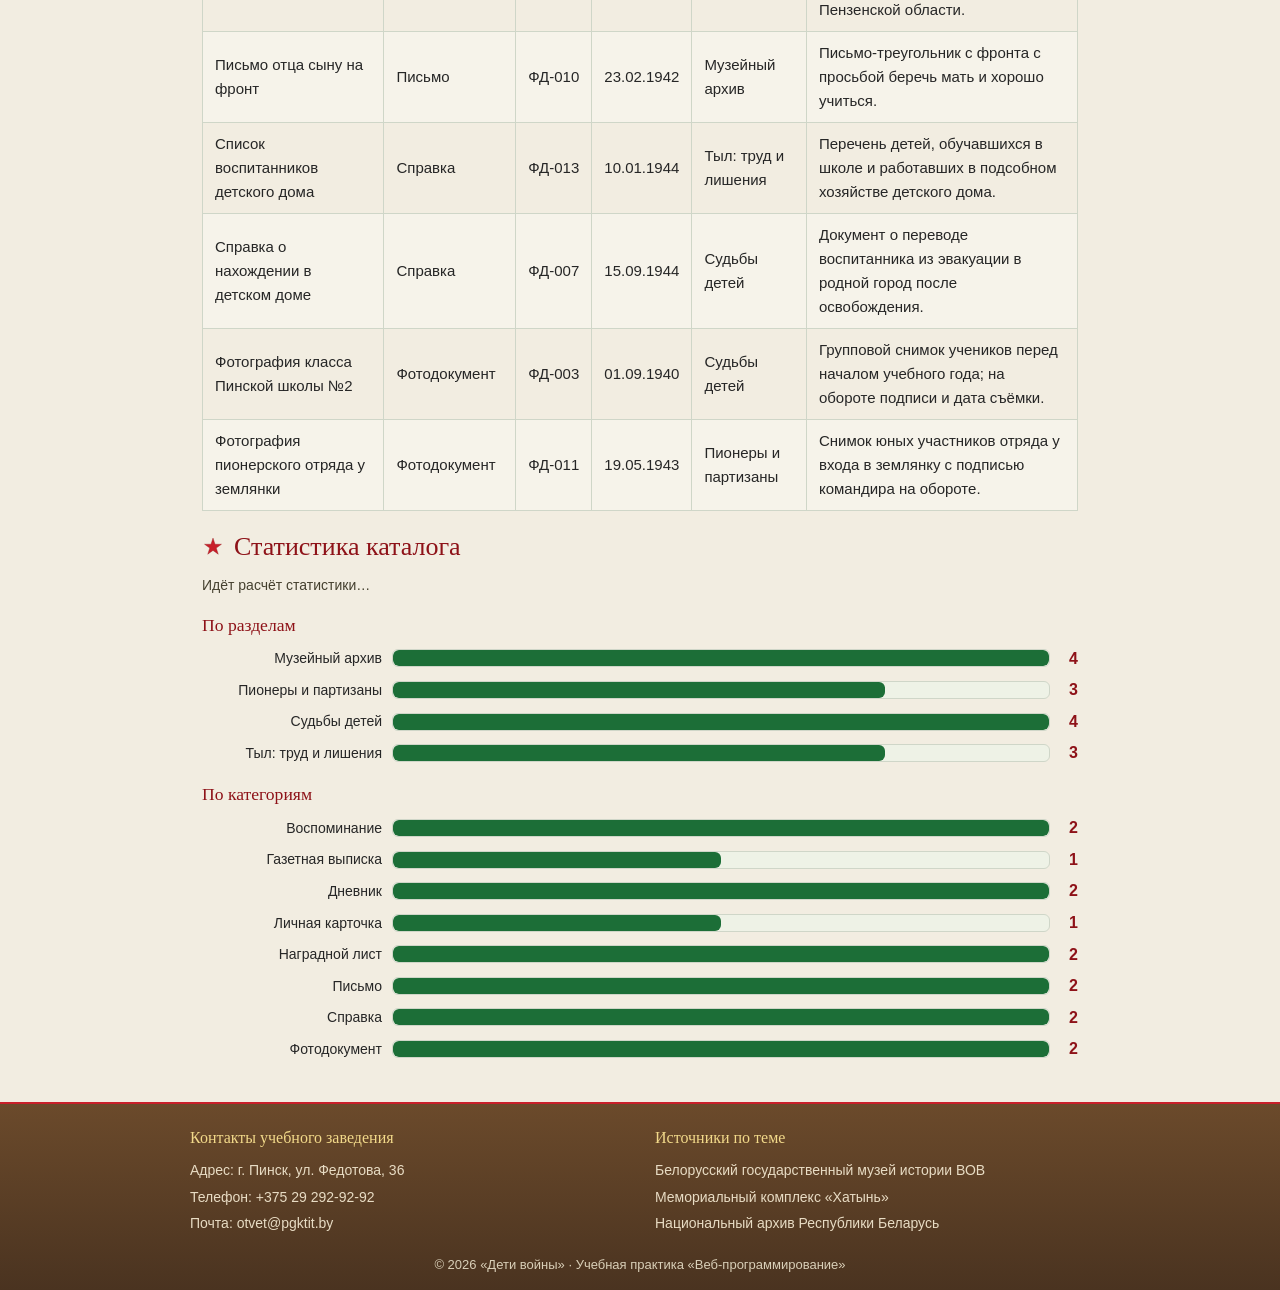
<file: registry.html>
<!DOCTYPE html>
<html lang="ru">
<head>
  <meta charset="UTF-8">
  <meta name="viewport" content="width=device-width, initial-scale=1">
  <title>Каталог записей — Дети войны</title>
  <!-- фреймворк подключается перед стилями проекта: правила проекта перекрывают его -->
  <link rel="stylesheet" href="css/bootstrap.min.css">
  <!-- слой совместимости: гасит конфликты Reboot и компонентов фреймворка -->
  <link rel="stylesheet" href="css/framework-compat.css">
  <link rel="stylesheet" href="css/base.css">
  <link rel="stylesheet" href="css/layout.css">
  <link rel="stylesheet" href="css/animations.css">
  <link rel="stylesheet" href="css/responsive.css">
  <link rel="stylesheet" href="css/jquery-ui.css">
  <link rel="stylesheet" href="css/jquery-ui-theme.css">
  <link rel="stylesheet" href="css/components.css">
  <link rel="stylesheet" href="css/print.css" media="print">
  <script src="js/jquery-3.7.1.min.js" defer></script>
  <script src="js/jquery-ui.min.js" defer></script>
  <script src="js/bootstrap.bundle.min.js" defer></script>
  <script src="js/app.js" defer></script>
</head>
<body>
  <a class="skip-link" href="#main">Перейти к содержимому</a>

<header>
  <div class="brand">
    <img class="logo" src="assets/img/logo.svg" alt="">
    <p class="brand-name">Дети войны</p>
    <p>Белорусские пионеры в тылу и на фронте</p>
  </div>

  <button id="theme-toggle" class="theme-toggle" type="button" aria-pressed="false">Тёмная тема</button>

  <p class="status"><img class="star" src="assets/img/logo.svg" alt=""> Архив пополняется: материалы оцифровываются</p>

  <div class="ticker">
    <div class="ticker-set">
      <span>22 июня 1941 — 9 мая 1945</span>
      <span>Мы помним каждого</span>
      <span>Судьбы детей Беларуси</span>
      <span>Пионеры и партизаны</span>
      <span>Музейные архивы</span>
    </div>
    <div class="ticker-set" aria-hidden="true">
      <span>22 июня 1941 — 9 мая 1945</span>
      <span>Мы помним каждого</span>
      <span>Судьбы детей Беларуси</span>
      <span>Пионеры и партизаны</span>
      <span>Музейные архивы</span>
    </div>
  </div>
</header>

<nav class="navbar navbar-expand-lg topnav-portal" aria-label="Основная навигация">
  <div class="container">
    <a class="navbar-brand d-flex align-items-center gap-2" href="index.html">
      <img class="logo" src="assets/img/logo.svg" alt="">
      <span>Дети войны</span>
    </a>
    <button class="navbar-toggler" type="button" data-bs-toggle="collapse" data-bs-target="#navMain" aria-controls="navMain" aria-expanded="false" aria-label="Переключить навигацию">
      <span class="navbar-toggler-icon"></span>
    </button>
    <div class="collapse navbar-collapse" id="navMain">
      <ul class="navbar-nav ms-auto mb-2 mb-lg-0">
        <li class="nav-item"><a class="nav-link" href="index.html#about">О проекте</a></li>
        <li class="nav-item"><a class="nav-link" href="index.html#cards">Разделы</a></li>
        <li class="nav-item"><a class="nav-link" href="index.html#history">Хроника</a></li>
        <li class="nav-item"><a class="nav-link" href="index.html#archive">Музейный архив</a></li>
        <li class="nav-item"><a class="nav-link" href="checklist.html">Чек-лист</a></li>
        <li class="nav-item"><a class="nav-link active" href="registry.html" aria-current="page">Каталог записей</a></li>
        <li class="nav-item"><a class="nav-link" href="knowledge.html">Проверка знаний</a></li>
      </ul>
    </div>
  </div>
</nav>

<main id="main">
  <section>
    <h1>Каталог записей</h1>
    <p>Единый каталог архивных записей проекта «Дети войны». Используйте поиск, выбор раздела и сортировку, чтобы найти нужные материалы.</p>

    <h2>Поиск и фильтрация</h2>

    <form class="row g-3 align-items-end" id="registry-filters" role="search">
      <div class="col-12 col-md-6 col-lg-4">
        <label class="form-label" for="registry-search">Поиск по каталогу</label>
        <input type="search" class="form-control" id="registry-search" placeholder="Наименование, номер, аннотация..." autocomplete="off">
      </div>

      <div class="col-12 col-md-6 col-lg-3">
        <label class="form-label" for="registry-section">Раздел</label>
        <select class="form-select" id="registry-section">
          <option value="">Все разделы</option>
          <option value="Судьбы детей">Судьбы детей</option>
          <option value="Пионеры и партизаны">Пионеры и партизаны</option>
          <option value="Тыл: труд и лишения">Тыл: труд и лишения</option>
          <option value="Музейный архив">Музейный архив</option>
        </select>
      </div>

      <div class="col-12 col-md-6 col-lg-3">
        <label class="form-label" for="registry-sort">Сортировка</label>
        <div class="input-group">
          <select class="form-select" id="registry-sort">
            <option value="name-asc">Наименование: А–Я</option>
            <option value="name-desc">Наименование: Я–А</option>
            <option value="date-asc">Дата: сначала старые</option>
            <option value="date-desc">Дата: сначала новые</option>
          </select>
          <span class="input-group-text" id="registry-dir" aria-hidden="true">↑</span>
        </div>
      </div>

      <div class="col-12 col-md-6 col-lg-2">
        <button class="btn btn-outline w-100" type="button" id="registry-reset">Сбросить фильтры</button>
      </div>
    </form>

    <p class="registry-count" id="registry-count" aria-live="polite"></p>

    <p class="registry-status" id="registry-status" role="status"><span class="spinner-border spinner-border-sm me-2" aria-hidden="true"></span>Загрузка данных…</p>
    <div class="alert alert-danger" id="registry-error" role="alert" hidden>Не удалось загрузить данные каталога. Попробуйте обновить страницу позже.</div>

    <div class="table-scroll">
      <table class="data-table registry-table">
        <caption>Записи каталога</caption>
        <thead>
          <tr>
            <th scope="col">Наименование</th>
            <th scope="col">Категория</th>
            <th scope="col">Номер</th>
            <th scope="col">Дата</th>
            <th scope="col">Раздел</th>
            <th scope="col">Аннотация</th>
          </tr>
        </thead>
        <tbody id="registry-body"></tbody>
      </table>
    </div>

    <p class="registry-empty" id="registry-empty" hidden>Ничего не найдено. Измените условия поиска.</p>

    <h2>Статистика каталога</h2>
    <p class="registry-stats-status" id="registry-stats-status" aria-live="polite"></p>
    <div class="registry-stats" id="registry-stats-chart"></div>
  </section>
</main>

<footer>
  <div class="footer-inner">
    <div class="footer-col">
      <h3>Контакты учебного заведения</h3>
      <ul>
        <li>Адрес: г. Пинск, ул. Федотова, 36</li>
        <li>Телефон: +375 29 292-92-92</li>
        <li>Почта: otvet@pgktit.by</li>
      </ul>
    </div>

    <div class="footer-col">
      <h3>Источники по теме</h3>
      <ul>
        <li><a href="https://warmuseum.by/" target="_blank" rel="noopener">Белорусский государственный музей истории ВОВ</a></li>
        <li><a href="https://khatyn.by/" target="_blank" rel="noopener">Мемориальный комплекс «Хатынь»</a></li>
        <li><a href="https://archives.gov.by/" target="_blank" rel="noopener">Национальный архив Республики Беларусь</a></li>
      </ul>
    </div>
  </div>

  <p class="footer-bottom">
    © 2026 «Дети войны» · Учебная практика «Веб-программирование»
  </p>
</footer>

<script src="assets/data/records.js" defer></script>
<script src="js/registry.js" defer></script>
</body>
</html>
</file>
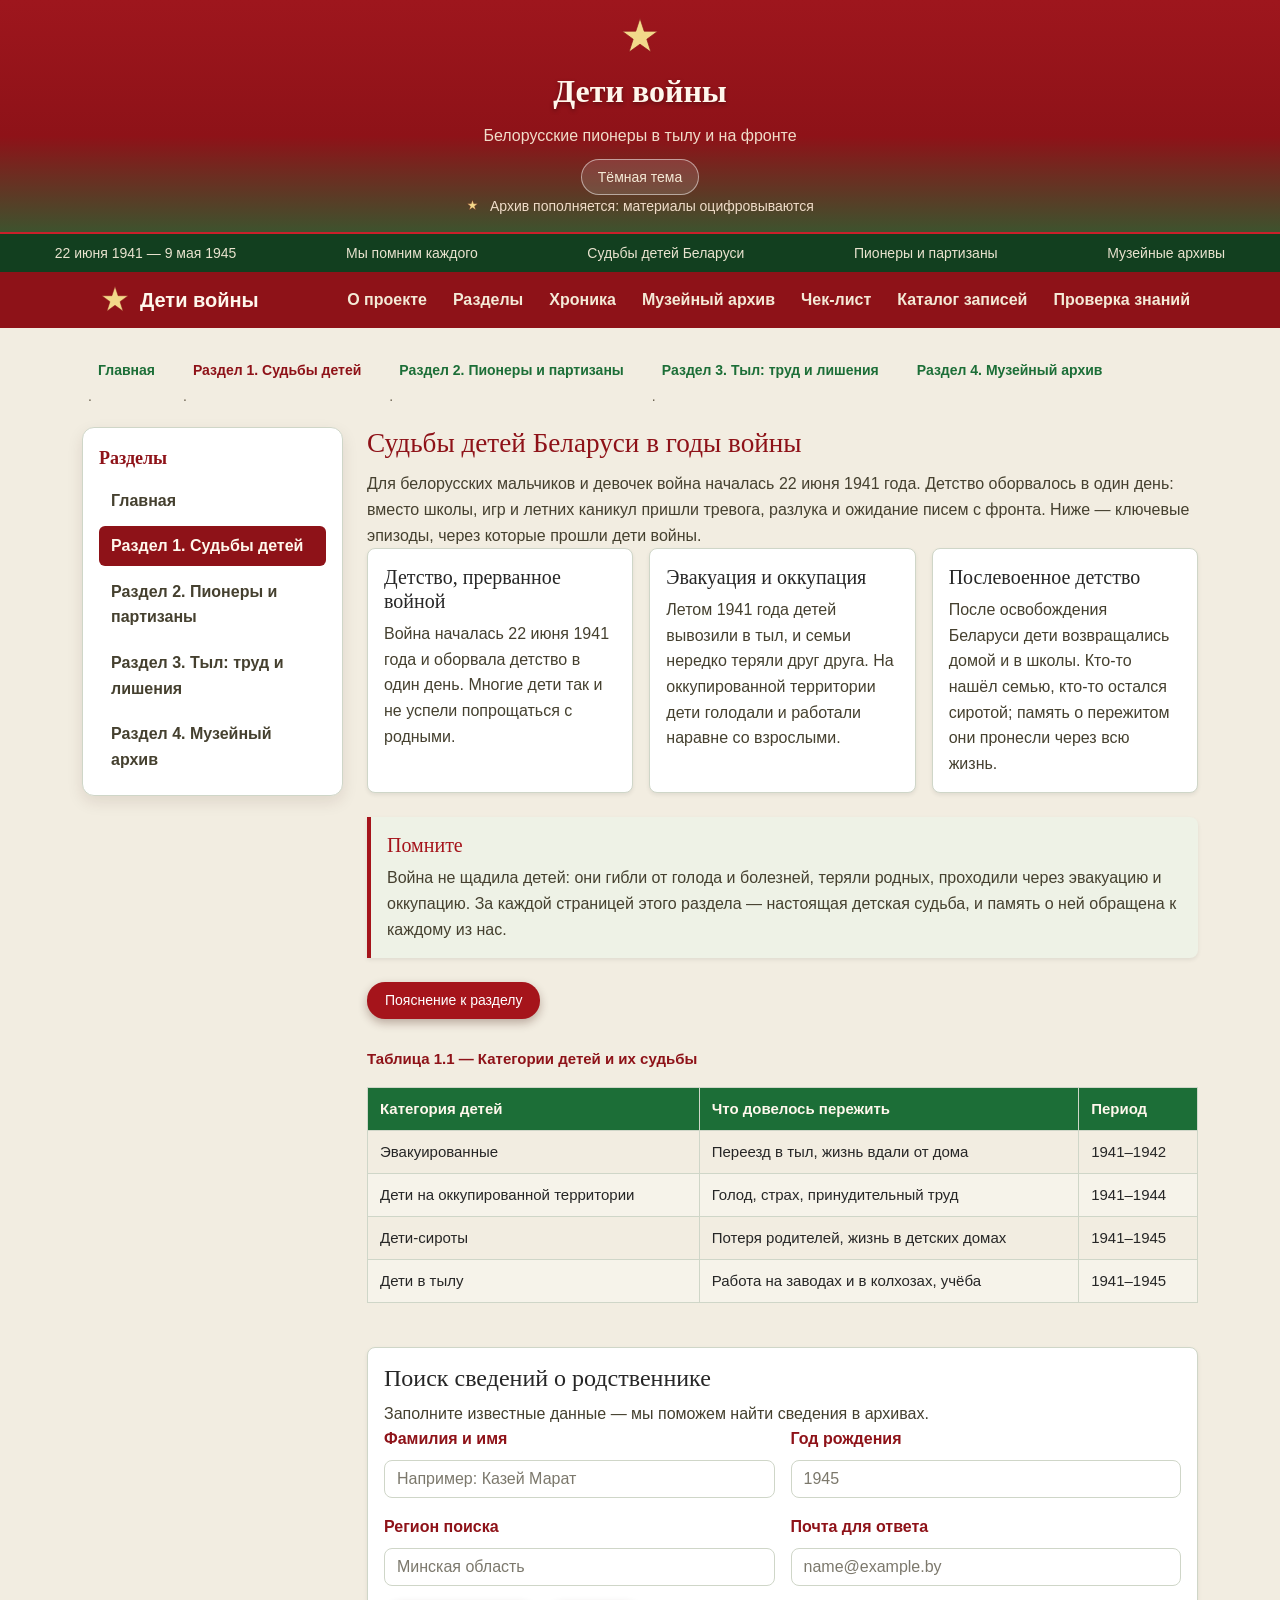
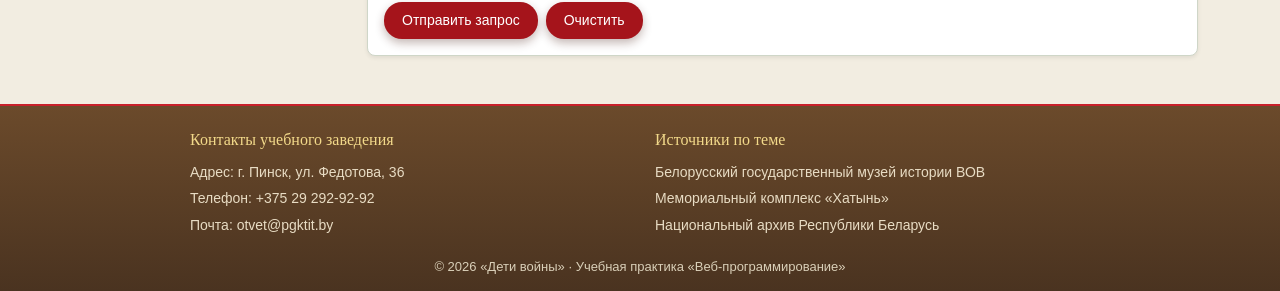
<file: section-1.html>
<!DOCTYPE html>
<html lang="ru">
<head>
  <meta charset="UTF-8">
  <meta name="viewport" content="width=device-width, initial-scale=1">
  <title>Судьбы детей — Дети войны</title>
  <!-- фреймворк подключается перед стилями проекта: правила проекта перекрывают его -->
  <link rel="stylesheet" href="css/bootstrap.min.css">
  <!-- слой совместимости: гасит конфликты Reboot и компонентов фреймворка -->
  <link rel="stylesheet" href="css/framework-compat.css">
  <link rel="stylesheet" href="css/base.css">
  <link rel="stylesheet" href="css/layout.css">
  <link rel="stylesheet" href="css/animations.css">
  <link rel="stylesheet" href="css/responsive.css">
  <link rel="stylesheet" href="css/jquery-ui.css">
  <link rel="stylesheet" href="css/jquery-ui-theme.css">
  <link rel="stylesheet" href="css/components.css">
  <link rel="stylesheet" href="css/print.css" media="print">
  <!-- адаптивные страницы на сетке фреймворка (Занятие 9) -->
  <link rel="stylesheet" href="css/grid-pages.css">
  <script src="js/jquery-3.7.1.min.js" defer></script>
  <script src="js/jquery-ui.min.js" defer></script>
  <script src="js/bootstrap.bundle.min.js" defer></script>
  <script src="js/app.js" defer></script>
</head>
<body>
  <a class="skip-link" href="#main">Перейти к содержимому</a>

<header>
  <!-- логотип и название портала -->
  <div class="brand">
    <img class="logo" src="assets/img/logo.svg" alt="">
    <p class="brand-name">Дети войны</p>
    <p>Белорусские пионеры в тылу и на фронте</p>
  </div>

  <button id="theme-toggle" class="theme-toggle" type="button" aria-pressed="false">Тёмная тема</button>

  <p class="status"><img class="star" src="assets/img/logo.svg" alt=""> Архив пополняется: материалы оцифровываются</p>

  <!-- бегущая строка (два одинаковых блока — для бесшовного повтора) -->
  <div class="ticker">
    <div class="ticker-set">
      <span>22 июня 1941 — 9 мая 1945</span>
      <span>Мы помним каждого</span>
      <span>Судьбы детей Беларуси</span>
      <span>Пионеры и партизаны</span>
      <span>Музейные архивы</span>
    </div>
    <div class="ticker-set" aria-hidden="true">
      <span>22 июня 1941 — 9 мая 1945</span>
      <span>Мы помним каждого</span>
      <span>Судьбы детей Беларуси</span>
      <span>Пионеры и партизаны</span>
      <span>Музейные архивы</span>
    </div>
  </div>
</header>

<nav class="navbar navbar-expand-lg topnav-portal" aria-label="Основная навигация">
  <div class="container">
    <a class="navbar-brand d-flex align-items-center gap-2" href="index.html">
      <img class="logo" src="assets/img/logo.svg" alt="">
      <span>Дети войны</span>
    </a>
    <button class="navbar-toggler" type="button" data-bs-toggle="collapse" data-bs-target="#navMain" aria-controls="navMain" aria-expanded="false" aria-label="Переключить навигацию">
      <span class="navbar-toggler-icon"></span>
    </button>
    <div class="collapse navbar-collapse" id="navMain">
      <ul class="navbar-nav ms-auto mb-2 mb-lg-0">
        <li class="nav-item"><a class="nav-link" href="index.html#about">О проекте</a></li>
        <li class="nav-item"><a class="nav-link" href="index.html#cards">Разделы</a></li>
        <li class="nav-item"><a class="nav-link" href="index.html#history">Хроника</a></li>
        <li class="nav-item"><a class="nav-link" href="index.html#archive">Музейный архив</a></li>
        <li class="nav-item"><a class="nav-link" href="checklist.html">Чек-лист</a></li>
        <li class="nav-item"><a class="nav-link" href="registry.html">Каталог записей</a></li>
        <li class="nav-item"><a class="nav-link" href="knowledge.html">Проверка знаний</a></li>
      </ul>
    </div>
  </div>
</nav>

<main class="container py-4" id="main">

  <!-- хлебные крошки -->
  <nav class="breadcrumbs" aria-label="Хлебные крошки">
    <ol>
      <li><a href="index.html">Главная</a></li>
      <li><a href="section-1.html" aria-current="page">Раздел 1. Судьбы детей</a></li>
      <li><a href="section-2.html">Раздел 2. Пионеры и партизаны</a></li>
      <li><a href="section-3.html">Раздел 3. Тыл: труд и лишения</a></li>
      <li><a href="section-4.html">Раздел 4. Музейный архив</a></li>
    </ol>
  </nav>

  <div class="row g-4">

    <!-- основной контент: на мобильном идёт первым, на широком — справа -->
    <div class="col-12 col-lg-9 order-1 order-lg-2">
      <div class="page__main">

        <h1>Судьбы детей Беларуси в годы войны</h1>

        <p class="text-body-secondary">
          Для белорусских мальчиков и девочек война началась 22 июня 1941 года.
          Детство оборвалось в один день: вместо школы, игр и летних каникул
          пришли тревога, разлука и ожидание писем с фронта. Ниже — ключевые
          эпизоды, через которые прошли дети войны.
        </p>

        <!-- карточки требований в три колонки: 1 / 2 / 3 колонки -->
        <div class="row g-3 grid-row">
          <div class="col-12 col-md-6 col-lg-4">
            <article class="w-100 p-3 bg-body border rounded-3 shadow-sm">
              <h3 class="h5 mb-2">Детство, прерванное войной</h3>
              <p class="mb-0 text-body-secondary">
                Война началась 22 июня 1941 года и оборвала детство в один день.
                Многие дети так и не успели попрощаться с родными.
              </p>
            </article>
          </div>

          <div class="col-12 col-md-6 col-lg-4">
            <article class="w-100 p-3 bg-body border rounded-3 shadow-sm">
              <h3 class="h5 mb-2">Эвакуация и оккупация</h3>
              <p class="mb-0 text-body-secondary">
                Летом 1941 года детей вывозили в тыл, и семьи нередко теряли
                друг друга. На оккупированной территории дети голодали и
                работали наравне со взрослыми.
              </p>
            </article>
          </div>

          <div class="col-12 col-md-6 col-lg-4">
            <article class="w-100 p-3 bg-body border rounded-3 shadow-sm">
              <h3 class="h5 mb-2">Послевоенное детство</h3>
              <p class="mb-0 text-body-secondary">
                После освобождения Беларуси дети возвращались домой и в школы.
                Кто-то нашёл семью, кто-то остался сиротой; память о пережитом
                они пронесли через всю жизнь.
              </p>
            </article>
          </div>
        </div>

        <!-- врезка-предупреждение (утилиты цвета, рамки и скругления) -->
        <aside class="my-4 p-3 bg-body-tertiary border-start border-4 border-danger rounded-end-3 shadow-sm" aria-labelledby="notice-remember">
          <h3 class="h5 text-danger mb-2" id="notice-remember">Помните</h3>
          <p class="mb-0 text-body-secondary">
            Война не щадила детей: они гибли от голода и болезней, теряли родных,
            проходили через эвакуацию и оккупацию. За каждой страницей этого
            раздела — настоящая детская судьба, и память о ней обращена
            к каждому из нас.
          </p>
        </aside>

        <!-- кнопка, открывающая модальное окно с пояснением по теме -->
        <p class="mt-4"><button class="btn" type="button" data-bs-toggle="modal" data-bs-target="#section-modal">Пояснение к разделу</button></p>

        <!-- таблица справочных данных: адаптивная обёртка и утилиты таблиц -->
        <div class="table-responsive">
          <table class="data-table table-hover align-middle">
            <caption>Таблица 1.1 — Категории детей и их судьбы</caption>
            <thead>
              <tr>
                <th scope="col">Категория детей</th>
                <th scope="col">Что довелось пережить</th>
                <th scope="col" class="d-none d-md-table-cell">Период</th>
              </tr>
            </thead>
            <tbody>
              <tr>
                <td>Эвакуированные</td>
                <td>Переезд в тыл, жизнь вдали от дома</td>
                <td class="d-none d-md-table-cell">1941–1942</td>
              </tr>
              <tr>
                <td>Дети на оккупированной территории</td>
                <td>Голод, страх, принудительный труд</td>
                <td class="d-none d-md-table-cell">1941–1944</td>
              </tr>
              <tr>
                <td>Дети-сироты</td>
                <td>Потеря родителей, жизнь в детских домах</td>
                <td class="d-none d-md-table-cell">1941–1945</td>
              </tr>
              <tr>
                <td>Дети в тылу</td>
                <td>Работа на заводах и в колхозах, учёба</td>
                <td class="d-none d-md-table-cell">1941–1945</td>
              </tr>
            </tbody>
          </table>
        </div>

        <!-- адаптивная форма на классах фреймворка -->
        <form class="my-4 p-3 bg-body border rounded-3 shadow-sm" action="#">
          <h2 class="h4">Поиск сведений о родственнике</h2>
          <p class="text-body-secondary">Заполните известные данные — мы поможем найти сведения в архивах.</p>

          <div class="row g-3">
            <div class="col-12 col-md-6">
              <label class="form-label" for="search-name">Фамилия и имя</label>
              <input class="form-control" id="search-name" name="name" type="text" placeholder="Например: Казей Марат">
            </div>

            <div class="col-12 col-md-6">
              <label class="form-label" for="search-year">Год рождения</label>
              <input class="form-control" id="search-year" name="year" type="number" min="1900" max="1945" placeholder="1945">
            </div>

            <div class="col-12 col-md-6">
              <label class="form-label" for="search-region">Регион поиска</label>
              <input class="form-control" id="search-region" name="region" type="text" placeholder="Минская область">
            </div>

            <div class="col-12 col-md-6">
              <label class="form-label" for="search-mail">Почта для ответа</label>
              <input class="form-control" id="search-mail" name="mail" type="email" placeholder="name@example.by">
            </div>
          </div>

          <div class="d-grid gap-2 d-sm-flex mt-3">
            <button class="btn" type="submit">Отправить запрос</button>
            <button class="btn" type="reset">Очистить</button>
          </div>
        </form>

        <!-- модальное окно: пояснение по теме раздела -->
        <div class="modal fade" id="section-modal" tabindex="-1" aria-labelledby="section-modal-title" aria-hidden="true">
          <div class="modal-dialog modal-dialog-centered modal-dialog-scrollable">
            <div class="modal-content">
              <div class="modal-header">
                <h2 class="modal-title h5" id="section-modal-title">Почему важно помнить о детях войны</h2>
                <button type="button" class="btn-close" data-bs-dismiss="modal" aria-label="Закрыть"></button>
              </div>
              <div class="modal-body">
                <p>
                  Дети войны — особая страница истории Беларуси. Они не воевали,
                  но наравне со взрослыми пережили эвакуацию, оккупацию, голод
                  и потерю близких.
                </p>
                <p>
                  Память о них помогает осознать цену мира и ответственность
                  современного поколения за сохранение исторической правды.
                </p>
              </div>
              <div class="modal-footer">
                <button type="button" class="btn" data-bs-dismiss="modal">Понятно</button>
              </div>
            </div>
          </div>
        </div>

      </div>
    </div>

    <!-- боковая навигация раздела: на широком экране — слева -->
    <aside class="col-12 col-lg-3 order-2 order-lg-1 page-aside" aria-label="Боковая панель">
      <nav class="sidenav" aria-label="Разделы портала">
        <p class="sidenav-title">Разделы</p>
        <ul>
          <li><a href="index.html">Главная</a></li>
          <li><a href="section-1.html" aria-current="page">Раздел 1. Судьбы детей</a></li>
          <li><a href="section-2.html">Раздел 2. Пионеры и партизаны</a></li>
          <li><a href="section-3.html">Раздел 3. Тыл: труд и лишения</a></li>
          <li><a href="section-4.html">Раздел 4. Музейный архив</a></li>
        </ul>
      </nav>
    </aside>

  </div>
</main>

<footer>
  <div class="footer-inner">
    <div class="footer-col">
      <h3>Контакты учебного заведения</h3>
      <ul>
        <li>Адрес: г. Пинск, ул. Федотова, 36</li>
        <li>Телефон: +375 29 292-92-92</li>
        <li>Почта: otvet@pgktit.by</li>
      </ul>
    </div>

    <div class="footer-col">
      <h3>Источники по теме</h3>
      <ul>
        <li><a href="https://warmuseum.by/" target="_blank" rel="noopener">Белорусский государственный музей истории ВОВ</a></li>
        <li><a href="https://khatyn.by/" target="_blank" rel="noopener">Мемориальный комплекс «Хатынь»</a></li>
        <li><a href="https://archives.gov.by/" target="_blank" rel="noopener">Национальный архив Республики Беларусь</a></li>
      </ul>
    </div>
  </div>

  <p class="footer-bottom">
    © 2026 «Дети войны» · Учебная практика «Веб-программирование»
  </p>
</footer>

</body>
</html>
</file>
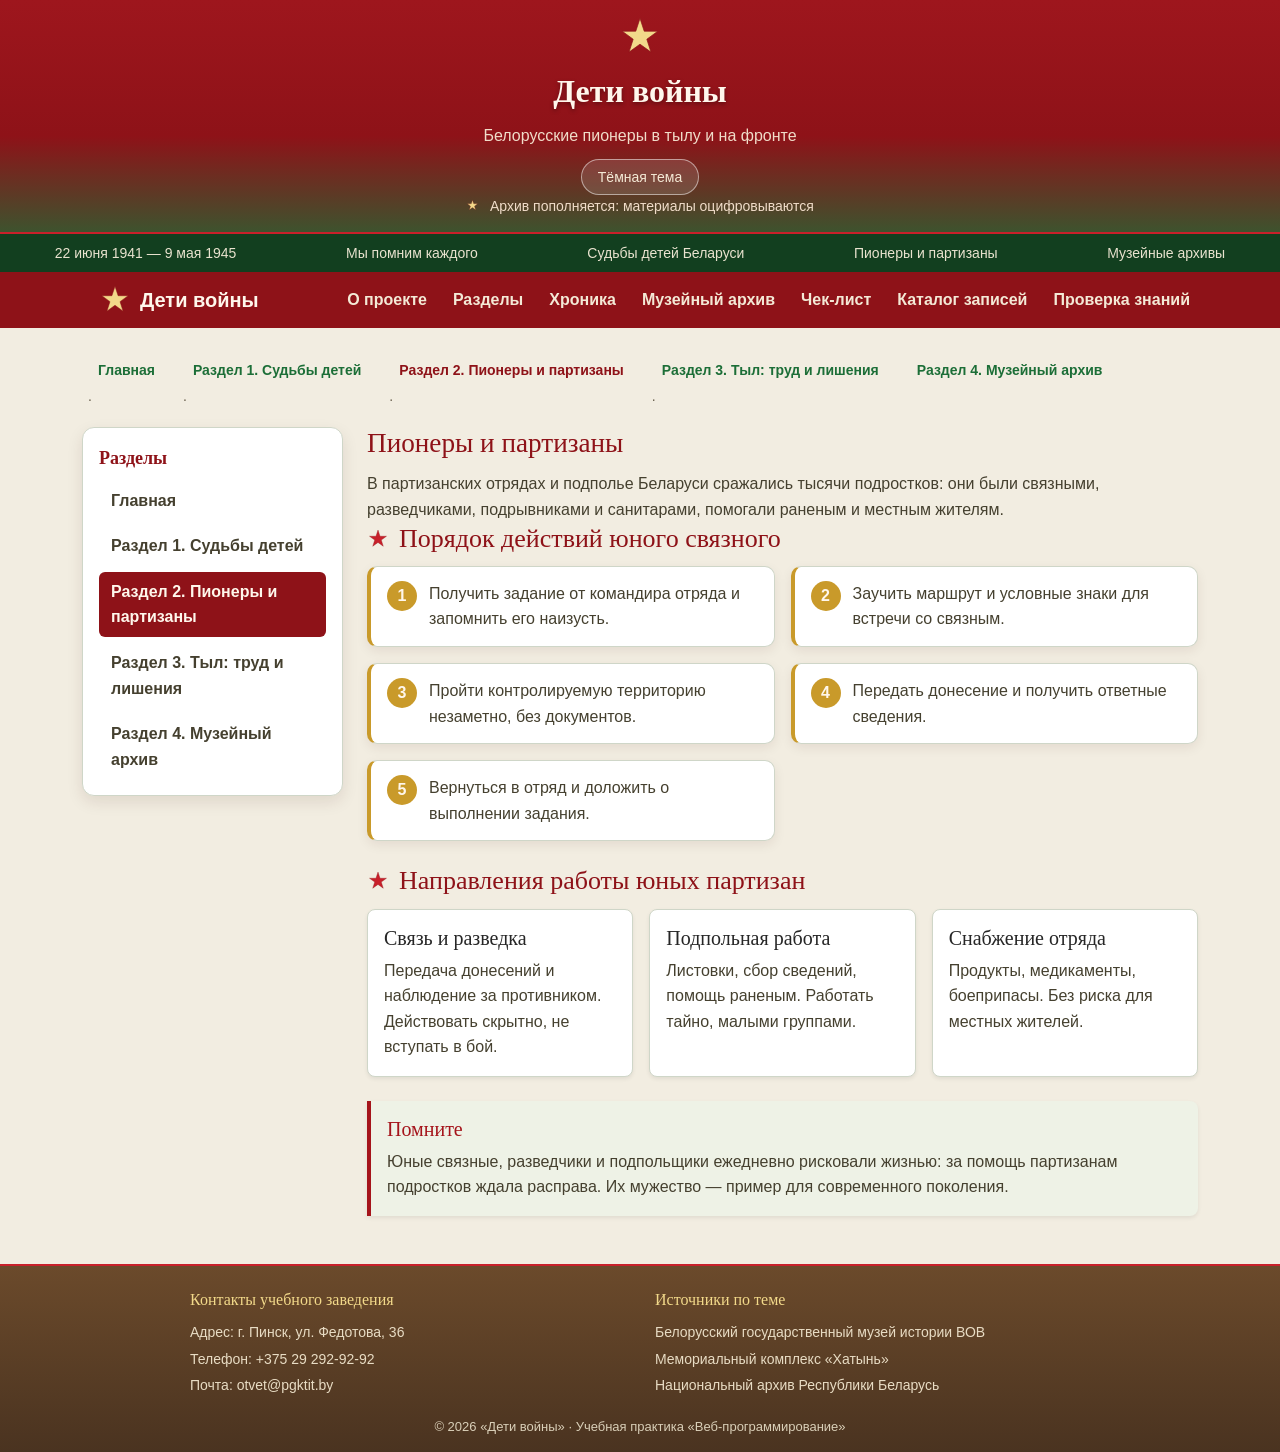
<file: section-2.html>
<!DOCTYPE html>
<html lang="ru">
<head>
  <meta charset="UTF-8">
  <meta name="viewport" content="width=device-width, initial-scale=1">
  <title>Пионеры и партизаны — Дети войны</title>
  <!-- фреймворк подключается перед стилями проекта: правила проекта перекрывают его -->
  <link rel="stylesheet" href="css/bootstrap.min.css">
  <!-- слой совместимости: гасит конфликты Reboot и компонентов фреймворка -->
  <link rel="stylesheet" href="css/framework-compat.css">
  <link rel="stylesheet" href="css/base.css">
  <link rel="stylesheet" href="css/layout.css">
  <link rel="stylesheet" href="css/animations.css">
  <link rel="stylesheet" href="css/responsive.css">
  <link rel="stylesheet" href="css/jquery-ui.css">
  <link rel="stylesheet" href="css/jquery-ui-theme.css">
  <link rel="stylesheet" href="css/components.css">
  <link rel="stylesheet" href="css/print.css" media="print">
  <!-- адаптивные страницы на сетке фреймворка (Занятие 9) -->
  <link rel="stylesheet" href="css/grid-pages.css">
  <script src="js/jquery-3.7.1.min.js" defer></script>
  <script src="js/jquery-ui.min.js" defer></script>
  <script src="js/bootstrap.bundle.min.js" defer></script>
  <script src="js/app.js" defer></script>
</head>
<body>
  <a class="skip-link" href="#main">Перейти к содержимому</a>

<header>
  <!-- логотип и название портала -->
  <div class="brand">
    <img class="logo" src="assets/img/logo.svg" alt="">
    <p class="brand-name">Дети войны</p>
    <p>Белорусские пионеры в тылу и на фронте</p>
  </div>

  <button id="theme-toggle" class="theme-toggle" type="button" aria-pressed="false">Тёмная тема</button>

  <p class="status"><img class="star" src="assets/img/logo.svg" alt=""> Архив пополняется: материалы оцифровываются</p>

  <!-- бегущая строка (два одинаковых блока — для бесшовного повтора) -->
  <div class="ticker">
    <div class="ticker-set">
      <span>22 июня 1941 — 9 мая 1945</span>
      <span>Мы помним каждого</span>
      <span>Судьбы детей Беларуси</span>
      <span>Пионеры и партизаны</span>
      <span>Музейные архивы</span>
    </div>
    <div class="ticker-set" aria-hidden="true">
      <span>22 июня 1941 — 9 мая 1945</span>
      <span>Мы помним каждого</span>
      <span>Судьбы детей Беларуси</span>
      <span>Пионеры и партизаны</span>
      <span>Музейные архивы</span>
    </div>
  </div>
</header>

<nav class="navbar navbar-expand-lg topnav-portal" aria-label="Основная навигация">
  <div class="container">
    <a class="navbar-brand d-flex align-items-center gap-2" href="index.html">
      <img class="logo" src="assets/img/logo.svg" alt="">
      <span>Дети войны</span>
    </a>
    <button class="navbar-toggler" type="button" data-bs-toggle="collapse" data-bs-target="#navMain" aria-controls="navMain" aria-expanded="false" aria-label="Переключить навигацию">
      <span class="navbar-toggler-icon"></span>
    </button>
    <div class="collapse navbar-collapse" id="navMain">
      <ul class="navbar-nav ms-auto mb-2 mb-lg-0">
        <li class="nav-item"><a class="nav-link" href="index.html#about">О проекте</a></li>
        <li class="nav-item"><a class="nav-link" href="index.html#cards">Разделы</a></li>
        <li class="nav-item"><a class="nav-link" href="index.html#history">Хроника</a></li>
        <li class="nav-item"><a class="nav-link" href="index.html#archive">Музейный архив</a></li>
        <li class="nav-item"><a class="nav-link" href="checklist.html">Чек-лист</a></li>
        <li class="nav-item"><a class="nav-link" href="registry.html">Каталог записей</a></li>
        <li class="nav-item"><a class="nav-link" href="knowledge.html">Проверка знаний</a></li>
      </ul>
    </div>
  </div>
</nav>

<main class="container py-4" id="main">

  <!-- хлебные крошки -->
  <nav class="breadcrumbs" aria-label="Хлебные крошки">
    <ol>
      <li><a href="index.html">Главная</a></li>
      <li><a href="section-1.html">Раздел 1. Судьбы детей</a></li>
      <li><a href="section-2.html" aria-current="page">Раздел 2. Пионеры и партизаны</a></li>
      <li><a href="section-3.html">Раздел 3. Тыл: труд и лишения</a></li>
      <li><a href="section-4.html">Раздел 4. Музейный архив</a></li>
    </ol>
  </nav>

  <div class="row g-4">

    <!-- основной контент: на мобильном идёт первым, на широком — справа -->
    <div class="col-12 col-lg-9 order-1 order-lg-2">
      <div class="page__main">

        <h1>Пионеры и партизаны</h1>

        <p class="text-body-secondary">
          В партизанских отрядах и подполье Беларуси сражались тысячи подростков:
          они были связными, разведчиками, подрывниками и санитарами, помогали
          раненым и местным жителям.
        </p>

        <!-- блок «Порядок действий»: две колонки на широком экране, одна — на узком -->
        <section>
          <h2>Порядок действий юного связного</h2>
          <div class="row g-3">
            <div class="col-12 col-lg-6">
              <div class="step">
                <span class="step__num">1</span>
                <p>Получить задание от командира отряда и запомнить его наизусть.</p>
              </div>
            </div>

            <div class="col-12 col-lg-6">
              <div class="step">
                <span class="step__num">2</span>
                <p>Заучить маршрут и условные знаки для встречи со связным.</p>
              </div>
            </div>

            <div class="col-12 col-lg-6">
              <div class="step">
                <span class="step__num">3</span>
                <p>Пройти контролируемую территорию незаметно, без документов.</p>
              </div>
            </div>

            <div class="col-12 col-lg-6">
              <div class="step">
                <span class="step__num">4</span>
                <p>Передать донесение и получить ответные сведения.</p>
              </div>
            </div>

            <div class="col-12 col-lg-6">
              <div class="step">
                <span class="step__num">5</span>
                <p>Вернуться в отряд и доложить о выполнении задания.</p>
              </div>
            </div>
          </div>
        </section>

        <!-- блок справочных сведений в виде карточек: три колонки -->
        <section>
          <h2>Направления работы юных партизан</h2>
          <div class="row g-3 grid-row">
            <div class="col-12 col-md-6 col-lg-4">
              <article class="w-100 p-3 bg-body border rounded-3 shadow-sm">
                <h3 class="h5 mb-2">Связь и разведка</h3>
                <p class="mb-0 text-body-secondary">
                  Передача донесений и наблюдение за противником. Действовать
                  скрытно, не вступать в бой.
                </p>
              </article>
            </div>

            <div class="col-12 col-md-6 col-lg-4">
              <article class="w-100 p-3 bg-body border rounded-3 shadow-sm">
                <h3 class="h5 mb-2">Подпольная работа</h3>
                <p class="mb-0 text-body-secondary">
                  Листовки, сбор сведений, помощь раненым. Работать тайно,
                  малыми группами.
                </p>
              </article>
            </div>

            <div class="col-12 col-md-6 col-lg-4">
              <article class="w-100 p-3 bg-body border rounded-3 shadow-sm">
                <h3 class="h5 mb-2">Снабжение отряда</h3>
                <p class="mb-0 text-body-secondary">
                  Продукты, медикаменты, боеприпасы. Без риска для местных
                  жителей.
                </p>
              </article>
            </div>
          </div>
        </section>

        <!-- блок-предупреждение на всю ширину (утилиты цвета, рамки и скругления) -->
        <aside class="my-4 p-3 bg-body-tertiary border-start border-4 border-danger rounded-end-3 shadow-sm" aria-labelledby="notice-care">
          <h3 class="h5 text-danger mb-2" id="notice-care">Помните</h3>
          <p class="mb-0 text-body-secondary">
            Юные связные, разведчики и подпольщики ежедневно рисковали жизнью:
            за помощь партизанам подростков ждала расправа. Их мужество —
            пример для современного поколения.
          </p>
        </aside>

      </div>
    </div>

    <!-- боковая навигация раздела: на широком экране — слева -->
    <aside class="col-12 col-lg-3 order-2 order-lg-1 page-aside" aria-label="Боковая панель">
      <nav class="sidenav" aria-label="Разделы портала">
        <p class="sidenav-title">Разделы</p>
        <ul>
          <li><a href="index.html">Главная</a></li>
          <li><a href="section-1.html">Раздел 1. Судьбы детей</a></li>
          <li><a href="section-2.html" aria-current="page">Раздел 2. Пионеры и партизаны</a></li>
          <li><a href="section-3.html">Раздел 3. Тыл: труд и лишения</a></li>
          <li><a href="section-4.html">Раздел 4. Музейный архив</a></li>
        </ul>
      </nav>
    </aside>

  </div>
</main>

<footer>
  <div class="footer-inner">
    <div class="footer-col">
      <h3>Контакты учебного заведения</h3>
      <ul>
        <li>Адрес: г. Пинск, ул. Федотова, 36</li>
        <li>Телефон: +375 29 292-92-92</li>
        <li>Почта: otvet@pgktit.by</li>
      </ul>
    </div>

    <div class="footer-col">
      <h3>Источники по теме</h3>
      <ul>
        <li><a href="https://warmuseum.by/" target="_blank" rel="noopener">Белорусский государственный музей истории ВОВ</a></li>
        <li><a href="https://khatyn.by/" target="_blank" rel="noopener">Мемориальный комплекс «Хатынь»</a></li>
        <li><a href="https://archives.gov.by/" target="_blank" rel="noopener">Национальный архив Республики Беларусь</a></li>
      </ul>
    </div>
  </div>

  <p class="footer-bottom">
    © 2026 «Дети войны» · Учебная практика «Веб-программирование»
  </p>
</footer>

</body>
</html>
</file>
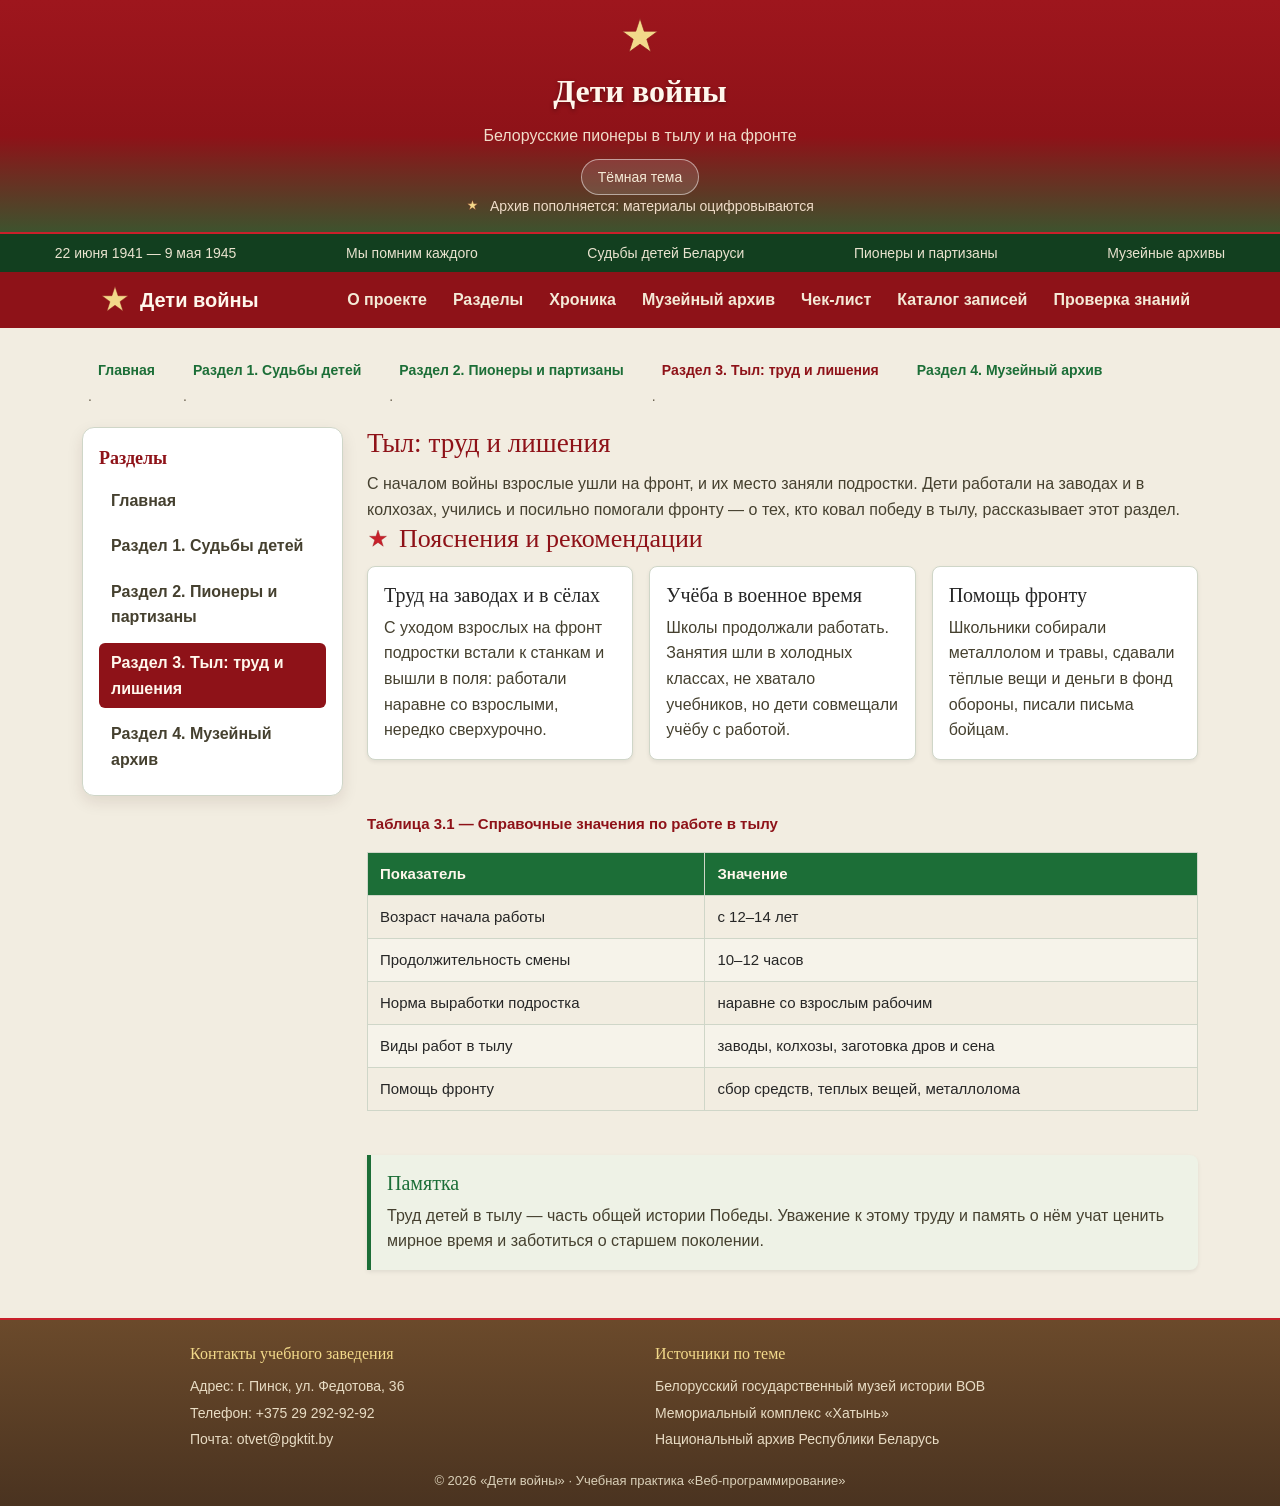
<file: section-3.html>
<!DOCTYPE html>
<html lang="ru">
<head>
  <meta charset="UTF-8">
  <meta name="viewport" content="width=device-width, initial-scale=1">
  <title>Тыл: труд и лишения — Дети войны</title>
  <!-- фреймворк подключается перед стилями проекта: правила проекта перекрывают его -->
  <link rel="stylesheet" href="css/bootstrap.min.css">
  <!-- слой совместимости: гасит конфликты Reboot и компонентов фреймворка -->
  <link rel="stylesheet" href="css/framework-compat.css">
  <link rel="stylesheet" href="css/base.css">
  <link rel="stylesheet" href="css/layout.css">
  <link rel="stylesheet" href="css/animations.css">
  <link rel="stylesheet" href="css/responsive.css">
  <link rel="stylesheet" href="css/jquery-ui.css">
  <link rel="stylesheet" href="css/jquery-ui-theme.css">
  <link rel="stylesheet" href="css/components.css">
  <link rel="stylesheet" href="css/print.css" media="print">
  <!-- адаптивные страницы на сетке фреймворка (Занятие 9) -->
  <link rel="stylesheet" href="css/grid-pages.css">
  <script src="js/jquery-3.7.1.min.js" defer></script>
  <script src="js/jquery-ui.min.js" defer></script>
  <script src="js/bootstrap.bundle.min.js" defer></script>
  <script src="js/app.js" defer></script>
</head>
<body>
  <a class="skip-link" href="#main">Перейти к содержимому</a>

<header>
  <!-- логотип и название портала -->
  <div class="brand">
    <img class="logo" src="assets/img/logo.svg" alt="">
    <p class="brand-name">Дети войны</p>
    <p>Белорусские пионеры в тылу и на фронте</p>
  </div>

  <button id="theme-toggle" class="theme-toggle" type="button" aria-pressed="false">Тёмная тема</button>

  <p class="status"><img class="star" src="assets/img/logo.svg" alt=""> Архив пополняется: материалы оцифровываются</p>

  <!-- бегущая строка (два одинаковых блока — для бесшовного повтора) -->
  <div class="ticker">
    <div class="ticker-set">
      <span>22 июня 1941 — 9 мая 1945</span>
      <span>Мы помним каждого</span>
      <span>Судьбы детей Беларуси</span>
      <span>Пионеры и партизаны</span>
      <span>Музейные архивы</span>
    </div>
    <div class="ticker-set" aria-hidden="true">
      <span>22 июня 1941 — 9 мая 1945</span>
      <span>Мы помним каждого</span>
      <span>Судьбы детей Беларуси</span>
      <span>Пионеры и партизаны</span>
      <span>Музейные архивы</span>
    </div>
  </div>
</header>

<nav class="navbar navbar-expand-lg topnav-portal" aria-label="Основная навигация">
  <div class="container">
    <a class="navbar-brand d-flex align-items-center gap-2" href="index.html">
      <img class="logo" src="assets/img/logo.svg" alt="">
      <span>Дети войны</span>
    </a>
    <button class="navbar-toggler" type="button" data-bs-toggle="collapse" data-bs-target="#navMain" aria-controls="navMain" aria-expanded="false" aria-label="Переключить навигацию">
      <span class="navbar-toggler-icon"></span>
    </button>
    <div class="collapse navbar-collapse" id="navMain">
      <ul class="navbar-nav ms-auto mb-2 mb-lg-0">
        <li class="nav-item"><a class="nav-link" href="index.html#about">О проекте</a></li>
        <li class="nav-item"><a class="nav-link" href="index.html#cards">Разделы</a></li>
        <li class="nav-item"><a class="nav-link" href="index.html#history">Хроника</a></li>
        <li class="nav-item"><a class="nav-link" href="index.html#archive">Музейный архив</a></li>
        <li class="nav-item"><a class="nav-link" href="checklist.html">Чек-лист</a></li>
        <li class="nav-item"><a class="nav-link" href="registry.html">Каталог записей</a></li>
        <li class="nav-item"><a class="nav-link" href="knowledge.html">Проверка знаний</a></li>
      </ul>
    </div>
  </div>
</nav>

<main class="container py-4" id="main">

  <!-- хлебные крошки -->
  <nav class="breadcrumbs" aria-label="Хлебные крошки">
    <ol>
      <li><a href="index.html">Главная</a></li>
      <li><a href="section-1.html">Раздел 1. Судьбы детей</a></li>
      <li><a href="section-2.html">Раздел 2. Пионеры и партизаны</a></li>
      <li><a href="section-3.html" aria-current="page">Раздел 3. Тыл: труд и лишения</a></li>
      <li><a href="section-4.html">Раздел 4. Музейный архив</a></li>
    </ol>
  </nav>

  <div class="row g-4">

    <!-- основной контент: на мобильном идёт первым, на широком — справа -->
    <div class="col-12 col-lg-9 order-1 order-lg-2">
      <div class="page__main">

        <h1>Тыл: труд и лишения</h1>

        <p class="text-body-secondary">
          С началом войны взрослые ушли на фронт, и их место заняли подростки.
          Дети работали на заводах и в колхозах, учились и посильно помогали
          фронту — о тех, кто ковал победу в тылу, рассказывает этот раздел.
        </p>

        <!-- блок «Пояснения и рекомендации»: три колонки → две → одна -->
        <section>
          <h2>Пояснения и рекомендации</h2>
          <div class="row g-3 grid-row">
            <div class="col-12 col-md-6 col-lg-4">
              <article class="w-100 p-3 bg-body border rounded-3 shadow-sm">
                <h3 class="h5 mb-2">Труд на заводах и в сёлах</h3>
                <p class="mb-0 text-body-secondary">
                  С уходом взрослых на фронт подростки встали к станкам и вышли
                  в поля: работали наравне со взрослыми, нередко сверхурочно.
                </p>
              </article>
            </div>

            <div class="col-12 col-md-6 col-lg-4">
              <article class="w-100 p-3 bg-body border rounded-3 shadow-sm">
                <h3 class="h5 mb-2">Учёба в военное время</h3>
                <p class="mb-0 text-body-secondary">
                  Школы продолжали работать. Занятия шли в холодных классах,
                  не хватало учебников, но дети совмещали учёбу с работой.
                </p>
              </article>
            </div>

            <div class="col-12 col-md-6 col-lg-4">
              <article class="w-100 p-3 bg-body border rounded-3 shadow-sm">
                <h3 class="h5 mb-2">Помощь фронту</h3>
                <p class="mb-0 text-body-secondary">
                  Школьники собирали металлолом и травы, сдавали тёплые вещи
                  и деньги в фонд обороны, писали письма бойцам.
                </p>
              </article>
            </div>
          </div>
        </section>

        <!-- таблица справочных данных в адаптивной обёртке -->
        <div class="table-responsive">
          <table class="data-table table-hover align-middle">
            <caption>Таблица 3.1 — Справочные значения по работе в тылу</caption>
            <thead>
              <tr>
                <th scope="col">Показатель</th>
                <th scope="col">Значение</th>
              </tr>
            </thead>
            <tbody>
              <tr>
                <td>Возраст начала работы</td>
                <td>с 12–14 лет</td>
              </tr>
              <tr>
                <td>Продолжительность смены</td>
                <td>10–12 часов</td>
              </tr>
              <tr>
                <td>Норма выработки подростка</td>
                <td>наравне со взрослым рабочим</td>
              </tr>
              <tr>
                <td>Виды работ в тылу</td>
                <td>заводы, колхозы, заготовка дров и сена</td>
              </tr>
              <tr>
                <td>Помощь фронту</td>
                <td>сбор средств, теплых вещей, металлолома</td>
              </tr>
            </tbody>
          </table>
        </div>

        <!-- врезка-памятка на всю ширину (утилиты цвета, рамки и скругления) -->
        <aside class="my-4 p-3 bg-body-tertiary border-start border-4 border-success rounded-end-3 shadow-sm" aria-labelledby="notice-memo">
          <h3 class="h5 text-success mb-2" id="notice-memo">Памятка</h3>
          <p class="mb-0 text-body-secondary">
            Труд детей в тылу — часть общей истории Победы. Уважение к этому
            труду и память о нём учат ценить мирное время и заботиться
            о старшем поколении.
          </p>
        </aside>

      </div>
    </div>

    <!-- боковая навигация раздела: на широком экране — слева -->
    <aside class="col-12 col-lg-3 order-2 order-lg-1 page-aside" aria-label="Боковая панель">
      <nav class="sidenav" aria-label="Разделы портала">
        <p class="sidenav-title">Разделы</p>
        <ul>
          <li><a href="index.html">Главная</a></li>
          <li><a href="section-1.html">Раздел 1. Судьбы детей</a></li>
          <li><a href="section-2.html">Раздел 2. Пионеры и партизаны</a></li>
          <li><a href="section-3.html" aria-current="page">Раздел 3. Тыл: труд и лишения</a></li>
          <li><a href="section-4.html">Раздел 4. Музейный архив</a></li>
        </ul>
      </nav>
    </aside>

  </div>
</main>

<footer>
  <div class="footer-inner">
    <div class="footer-col">
      <h3>Контакты учебного заведения</h3>
      <ul>
        <li>Адрес: г. Пинск, ул. Федотова, 36</li>
        <li>Телефон: +375 29 292-92-92</li>
        <li>Почта: otvet@pgktit.by</li>
      </ul>
    </div>

    <div class="footer-col">
      <h3>Источники по теме</h3>
      <ul>
        <li><a href="https://warmuseum.by/" target="_blank" rel="noopener">Белорусский государственный музей истории ВОВ</a></li>
        <li><a href="https://khatyn.by/" target="_blank" rel="noopener">Мемориальный комплекс «Хатынь»</a></li>
        <li><a href="https://archives.gov.by/" target="_blank" rel="noopener">Национальный архив Республики Беларусь</a></li>
      </ul>
    </div>
  </div>

  <p class="footer-bottom">
    © 2026 «Дети войны» · Учебная практика «Веб-программирование»
  </p>
</footer>

</body>
</html>
</file>
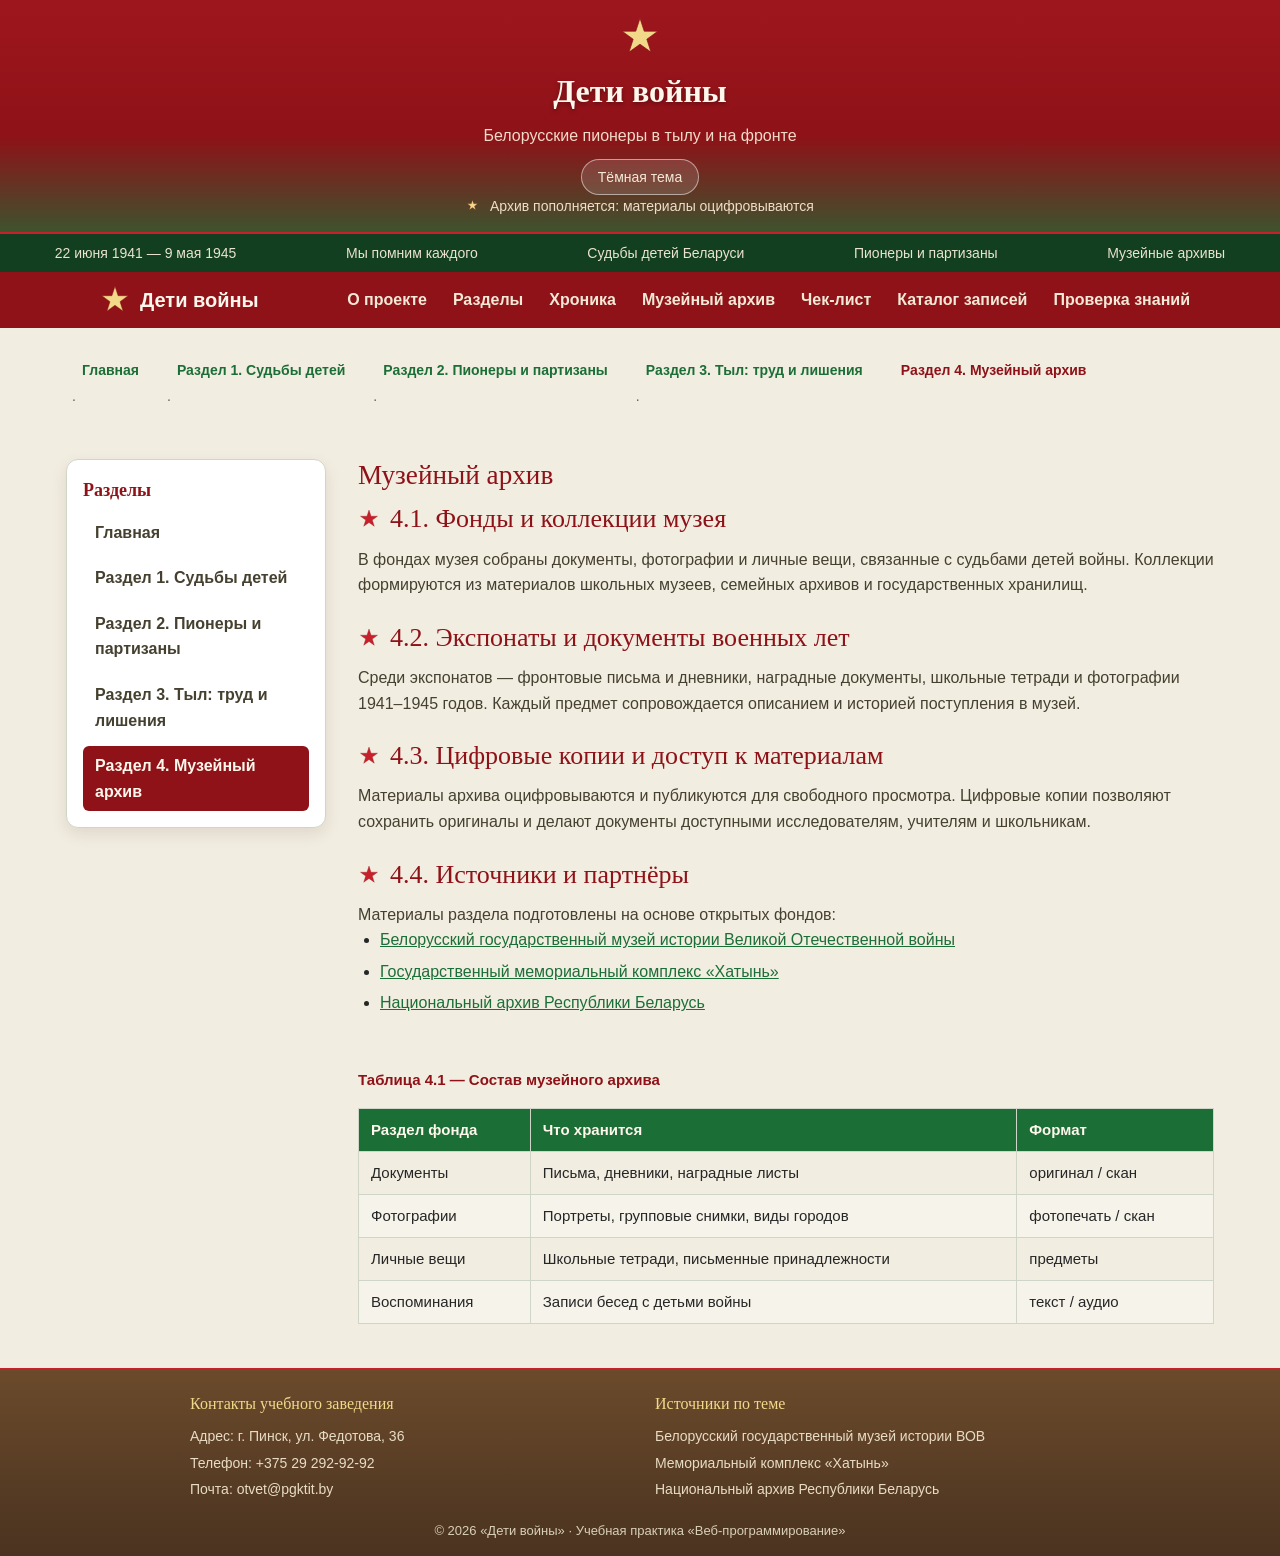
<file: section-4.html>
<!DOCTYPE html>
<html lang="ru">
<head>
  <meta charset="UTF-8">
  <meta name="viewport" content="width=device-width, initial-scale=1">
  <title>Музейный архив — Дети войны</title>
  <!-- фреймворк подключается перед стилями проекта: правила проекта перекрывают его -->
  <link rel="stylesheet" href="css/bootstrap.min.css">
  <!-- слой совместимости: гасит конфликты Reboot и компонентов фреймворка -->
  <link rel="stylesheet" href="css/framework-compat.css">
  <link rel="stylesheet" href="css/base.css">
  <link rel="stylesheet" href="css/layout.css">
  <link rel="stylesheet" href="css/animations.css">
  <link rel="stylesheet" href="css/responsive.css">
  <link rel="stylesheet" href="css/jquery-ui.css">
  <link rel="stylesheet" href="css/jquery-ui-theme.css">
  <link rel="stylesheet" href="css/components.css">
  <link rel="stylesheet" href="css/print.css" media="print">
  <script src="js/jquery-3.7.1.min.js" defer></script>
  <script src="js/jquery-ui.min.js" defer></script>
  <script src="js/bootstrap.bundle.min.js" defer></script>
  <script src="js/app.js" defer></script>
</head>
<body>
  <a class="skip-link" href="#main">Перейти к содержимому</a>

<header>
  <!-- логотип и название портала -->
  <div class="brand">
    <img class="logo" src="assets/img/logo.svg" alt="">
    <p class="brand-name">Дети войны</p>
    <p>Белорусские пионеры в тылу и на фронте</p>
  </div>

  <button id="theme-toggle" class="theme-toggle" type="button" aria-pressed="false">Тёмная тема</button>

  <p class="status"><img class="star" src="assets/img/logo.svg" alt=""> Архив пополняется: материалы оцифровываются</p>

  <!-- бегущая строка (два одинаковых блока — для бесшовного повтора) -->
  <div class="ticker">
    <div class="ticker-set">
      <span>22 июня 1941 — 9 мая 1945</span>
      <span>Мы помним каждого</span>
      <span>Судьбы детей Беларуси</span>
      <span>Пионеры и партизаны</span>
      <span>Музейные архивы</span>
    </div>
    <div class="ticker-set" aria-hidden="true">
      <span>22 июня 1941 — 9 мая 1945</span>
      <span>Мы помним каждого</span>
      <span>Судьбы детей Беларуси</span>
      <span>Пионеры и партизаны</span>
      <span>Музейные архивы</span>
    </div>
  </div>
</header>

<nav class="navbar navbar-expand-lg topnav-portal" aria-label="Основная навигация">
  <div class="container">
    <a class="navbar-brand d-flex align-items-center gap-2" href="index.html">
      <img class="logo" src="assets/img/logo.svg" alt="">
      <span>Дети войны</span>
    </a>
    <button class="navbar-toggler" type="button" data-bs-toggle="collapse" data-bs-target="#navMain" aria-controls="navMain" aria-expanded="false" aria-label="Переключить навигацию">
      <span class="navbar-toggler-icon"></span>
    </button>
    <div class="collapse navbar-collapse" id="navMain">
      <ul class="navbar-nav ms-auto mb-2 mb-lg-0">
        <li class="nav-item"><a class="nav-link" href="index.html#about">О проекте</a></li>
        <li class="nav-item"><a class="nav-link" href="index.html#cards">Разделы</a></li>
        <li class="nav-item"><a class="nav-link" href="index.html#history">Хроника</a></li>
        <li class="nav-item"><a class="nav-link" href="index.html#archive">Музейный архив</a></li>
        <li class="nav-item"><a class="nav-link" href="checklist.html">Чек-лист</a></li>
        <li class="nav-item"><a class="nav-link" href="registry.html">Каталог записей</a></li>
        <li class="nav-item"><a class="nav-link" href="knowledge.html">Проверка знаний</a></li>
      </ul>
    </div>
  </div>
</nav>

<main class="page" id="main">

  <!-- хлебные крошки: главная + все разделы -->
  <nav class="breadcrumbs" aria-label="Хлебные крошки">
    <ol>
      <li><a href="index.html">Главная</a></li>
      <li><a href="section-1.html">Раздел 1. Судьбы детей</a></li>
      <li><a href="section-2.html">Раздел 2. Пионеры и партизаны</a></li>
      <li><a href="section-3.html">Раздел 3. Тыл: труд и лишения</a></li>
      <li><a href="section-4.html" aria-current="page">Раздел 4. Музейный архив</a></li>
    </ol>
  </nav>

  <!-- боковая навигация раздела -->
  <aside class="page__aside" aria-label="Боковая панель">
    <nav class="sidenav" aria-label="Разделы портала">
      <p class="sidenav-title">Разделы</p>
      <ul>
        <li><a href="index.html">Главная</a></li>
        <li><a href="section-1.html">Раздел 1. Судьбы детей</a></li>
        <li><a href="section-2.html">Раздел 2. Пионеры и партизаны</a></li>
        <li><a href="section-3.html">Раздел 3. Тыл: труд и лишения</a></li>
        <li><a href="section-4.html" aria-current="page">Раздел 4. Музейный архив</a></li>
      </ul>
    </nav>
  </aside>

  <!-- основной контент раздела -->
  <div class="page__main">

    <h1>Музейный архив</h1>

    <section>
      <h2>4.1. Фонды и коллекции музея</h2>
      <p>
        В фондах музея собраны документы, фотографии и личные вещи, связанные
        с судьбами детей войны. Коллекции формируются из материалов школьных
        музеев, семейных архивов и государственных хранилищ.
      </p>
    </section>

    <section>
      <h2>4.2. Экспонаты и документы военных лет</h2>
      <p>
        Среди экспонатов — фронтовые письма и дневники, наградные документы,
        школьные тетради и фотографии 1941–1945 годов. Каждый предмет
        сопровождается описанием и историей поступления в музей.
      </p>
    </section>

    <section>
      <h2>4.3. Цифровые копии и доступ к материалам</h2>
      <p>
        Материалы архива оцифровываются и публикуются для свободного просмотра.
        Цифровые копии позволяют сохранить оригиналы и делают документы
        доступными исследователям, учителям и школьникам.
      </p>
    </section>

    <section>
      <h2>4.4. Источники и партнёры</h2>
      <p>Материалы раздела подготовлены на основе открытых фондов:</p>
      <ul>
        <li><a href="https://warmuseum.by/" target="_blank" rel="noopener">Белорусский государственный музей истории Великой Отечественной войны</a></li>
        <li><a href="https://khatyn.by/" target="_blank" rel="noopener">Государственный мемориальный комплекс «Хатынь»</a></li>
        <li><a href="https://archives.gov.by/" target="_blank" rel="noopener">Национальный архив Республики Беларусь</a></li>
      </ul>
    </section>

    <!-- справочные сведения — таблица -->
    <div class="table-scroll">
      <table class="data-table">
        <caption>Таблица 4.1 — Состав музейного архива</caption>
        <thead>
          <tr>
            <th scope="col">Раздел фонда</th>
            <th scope="col">Что хранится</th>
            <th scope="col">Формат</th>
          </tr>
        </thead>
        <tbody>
          <tr>
            <td>Документы</td>
            <td>Письма, дневники, наградные листы</td>
            <td>оригинал / скан</td>
          </tr>
          <tr>
            <td>Фотографии</td>
            <td>Портреты, групповые снимки, виды городов</td>
            <td>фотопечать / скан</td>
          </tr>
          <tr>
            <td>Личные вещи</td>
            <td>Школьные тетради, письменные принадлежности</td>
            <td>предметы</td>
          </tr>
          <tr>
            <td>Воспоминания</td>
            <td>Записи бесед с детьми войны</td>
            <td>текст / аудио</td>
          </tr>
        </tbody>
      </table>
    </div>

  </div>
</main>

<footer>
  <div class="footer-inner">
    <div class="footer-col">
      <h3>Контакты учебного заведения</h3>
      <ul>
        <li>Адрес: г. Пинск, ул. Федотова, 36</li>
        <li>Телефон: +375 29 292-92-92</li>
        <li>Почта: otvet@pgktit.by</li>
      </ul>
    </div>

    <div class="footer-col">
      <h3>Источники по теме</h3>
      <ul>
        <li><a href="https://warmuseum.by/" target="_blank" rel="noopener">Белорусский государственный музей истории ВОВ</a></li>
        <li><a href="https://khatyn.by/" target="_blank" rel="noopener">Мемориальный комплекс «Хатынь»</a></li>
        <li><a href="https://archives.gov.by/" target="_blank" rel="noopener">Национальный архив Республики Беларусь</a></li>
      </ul>
    </div>
  </div>

  <p class="footer-bottom">
    © 2026 «Дети войны» · Учебная практика «Веб-программирование»
  </p>
</footer>

</body>
</html>
</file>
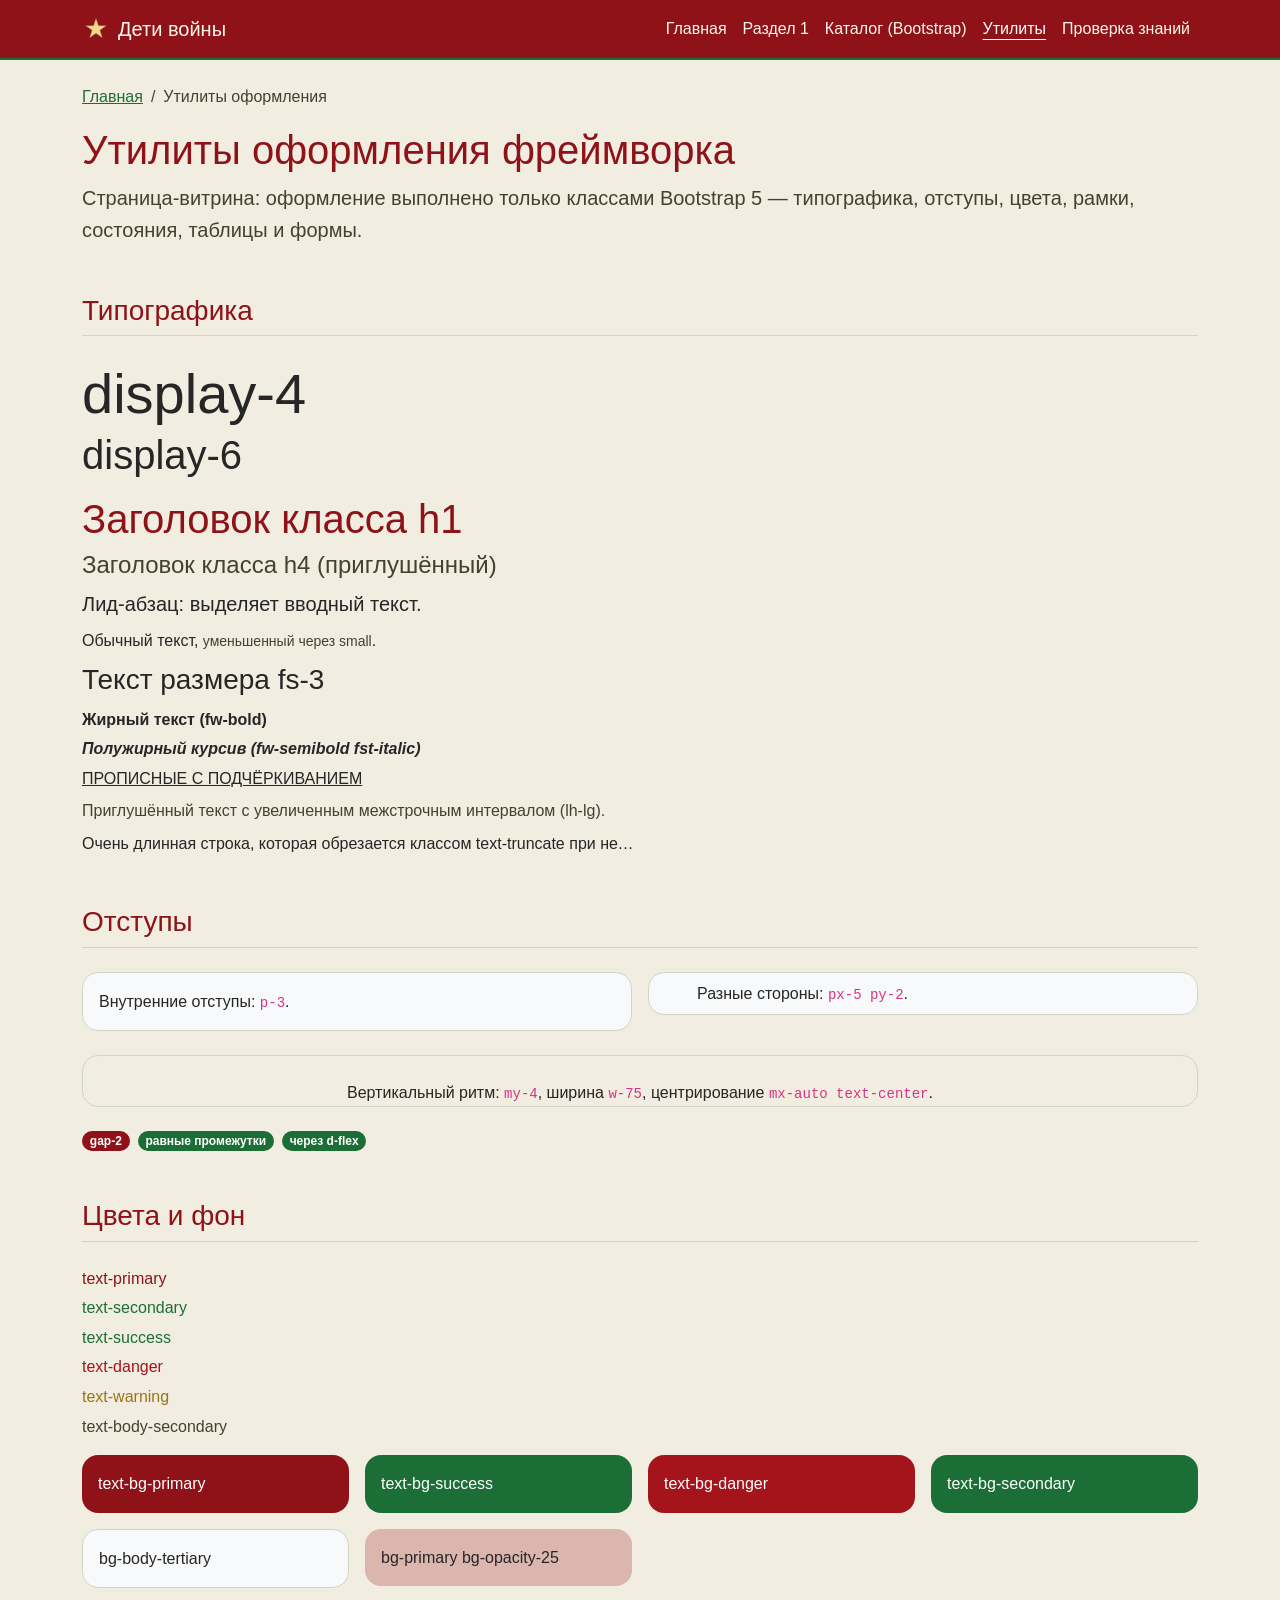
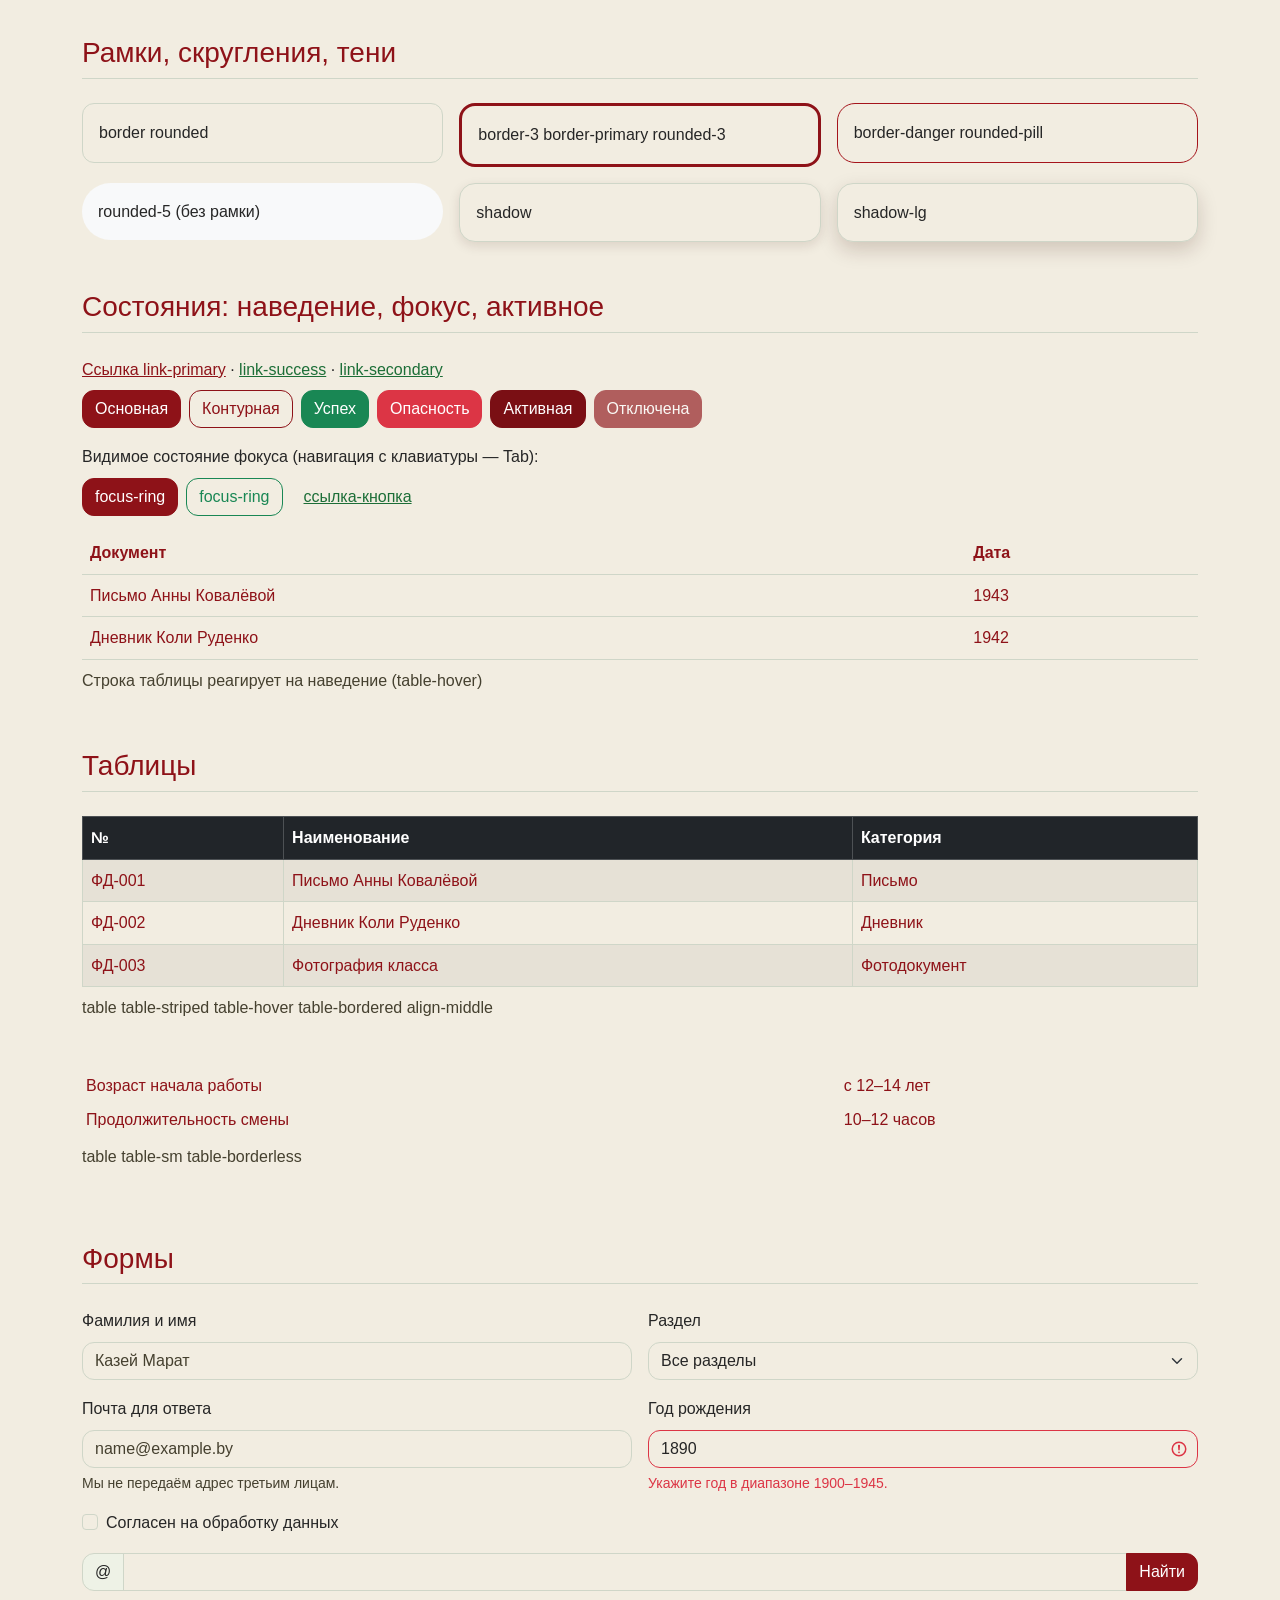
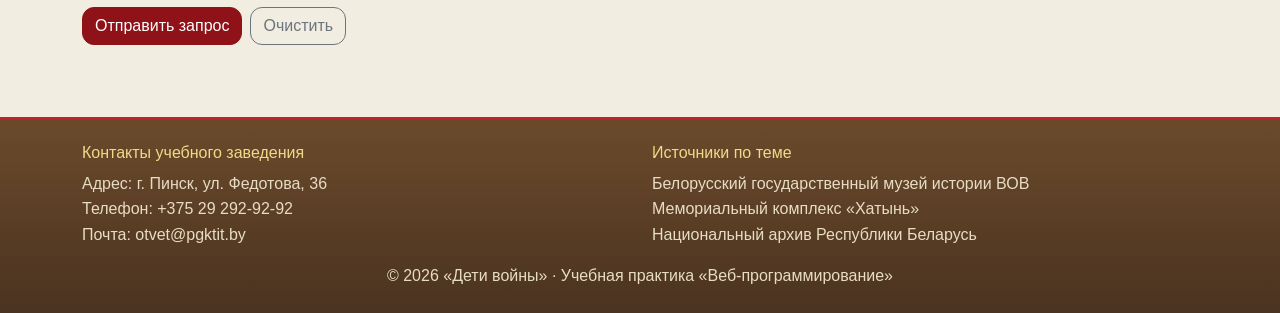
<file: utilities.html>
<!DOCTYPE html>
<html lang="ru" data-bs-theme="light">
<head>
  <meta charset="UTF-8">
  <meta name="viewport" content="width=device-width, initial-scale=1">
  <title>Утилиты оформления (Bootstrap) — Дети войны</title>
  <link rel="stylesheet" href="css/bootstrap.min.css">
  <link rel="stylesheet" href="css/framework-theme.css">
  <link rel="stylesheet" href="css/framework-page.css">
  <script src="js/bootstrap.bundle.min.js" defer></script>
</head>
<body class="d-flex flex-column min-vh-100">

<nav class="navbar navbar-expand-lg navbar-portal">
  <div class="container">
    <a class="navbar-brand d-flex align-items-center gap-2" href="index.html"><img class="brand-logo" src="assets/img/logo.svg" alt=""> Дети войны</a>
    <button class="navbar-toggler" type="button" data-bs-toggle="collapse" data-bs-target="#navMain" aria-controls="navMain" aria-expanded="false" aria-label="Переключить навигацию">
      <span class="navbar-toggler-icon"></span>
    </button>
    <div class="collapse navbar-collapse" id="navMain">
      <ul class="navbar-nav ms-auto">
        <li class="nav-item"><a class="nav-link" href="index.html">Главная</a></li>
        <li class="nav-item"><a class="nav-link" href="section-1.html">Раздел 1</a></li>
        <li class="nav-item"><a class="nav-link" href="catalog.html">Каталог (Bootstrap)</a></li>
        <li class="nav-item"><a class="nav-link active" href="utilities.html" aria-current="page">Утилиты</a></li>
        <li class="nav-item"><a class="nav-link" href="knowledge.html">Проверка знаний</a></li>
      </ul>
    </div>
  </div>
</nav>

<main class="container py-4">

  <nav aria-label="Хлебные крошки">
    <ol class="breadcrumb">
      <li class="breadcrumb-item"><a href="index.html">Главная</a></li>
      <li class="breadcrumb-item active" aria-current="page">Утилиты оформления</li>
    </ol>
  </nav>

  <h1 class="display-6 mb-2">Утилиты оформления фреймворка</h1>
  <p class="lead text-body-secondary mb-5">
    Страница-витрина: оформление выполнено только классами Bootstrap 5 —
    типографика, отступы, цвета, рамки, состояния, таблицы и формы.
  </p>

  <!-- Задание 2. Типографика -->
  <section class="mb-5">
    <h2 class="h3 border-bottom pb-2 mb-4">Типографика</h2>

    <p class="display-4 mb-1">display-4</p>
    <p class="display-6 mb-3">display-6</p>

    <p class="h1">Заголовок класса h1</p>
    <p class="h4 text-body-secondary">Заголовок класса h4 (приглушённый)</p>

    <p class="lead mb-2">Лид-абзац: выделяет вводный текст.</p>
    <p class="mb-1">Обычный текст, <small class="text-body-secondary">уменьшенный через small</small>.</p>
    <p class="fs-3 mb-1">Текст размера fs-3</p>
    <p class="fw-bold mb-1">Жирный текст (fw-bold)</p>
    <p class="fw-semibold fst-italic mb-1">Полужирный курсив (fw-semibold fst-italic)</p>
    <p class="text-uppercase text-decoration-underline mb-1">Прописные с подчёркиванием</p>
    <p class="text-body-secondary lh-lg mb-1">Приглушённый текст с увеличенным межстрочным интервалом (lh-lg).</p>
    <p class="text-truncate mb-0 w-50">Очень длинная строка, которая обрезается классом text-truncate при нехватке ширины контейнера.</p>
  </section>

  <!-- Задание 3. Отступы -->
  <section class="mb-5">
    <h2 class="h3 border-bottom pb-2 mb-4">Отступы</h2>

    <div class="row g-3">
      <div class="col-12 col-md-6">
        <div class="border rounded-3 bg-body-tertiary p-3">
          <p class="mb-0">Внутренние отступы: <code>p-3</code>.</p>
        </div>
      </div>
      <div class="col-12 col-md-6">
        <div class="border rounded-3 bg-body-tertiary px-5 py-2">
          <p class="mb-0">Разные стороны: <code>px-5 py-2</code>.</p>
        </div>
      </div>
    </div>

    <div class="mt-4 border rounded-3">
      <p class="my-4 mx-auto w-75 text-center mb-0">Вертикальный ритм: <code>my-4</code>, ширина <code>w-75</code>, центрирование <code>mx-auto text-center</code>.</p>
    </div>

    <div class="d-flex gap-2 mt-4">
      <span class="badge text-bg-primary">gap-2</span>
      <span class="badge text-bg-success">равные промежутки</span>
      <span class="badge text-bg-secondary">через d-flex</span>
    </div>
  </section>

  <!-- Задание 4. Цвета и фон -->
  <section class="mb-5">
    <h2 class="h3 border-bottom pb-2 mb-4">Цвета и фон</h2>

    <p class="text-primary mb-1">text-primary</p>
    <p class="text-secondary mb-1">text-secondary</p>
    <p class="text-success mb-1">text-success</p>
    <p class="text-danger mb-1">text-danger</p>
    <p class="text-warning mb-1">text-warning</p>
    <p class="text-body-secondary mb-3">text-body-secondary</p>

    <div class="row g-3">
      <div class="col-6 col-md-3"><div class="p-3 text-bg-primary rounded-3">text-bg-primary</div></div>
      <div class="col-6 col-md-3"><div class="p-3 text-bg-success rounded-3">text-bg-success</div></div>
      <div class="col-6 col-md-3"><div class="p-3 text-bg-danger rounded-3">text-bg-danger</div></div>
      <div class="col-6 col-md-3"><div class="p-3 text-bg-secondary rounded-3">text-bg-secondary</div></div>
      <div class="col-6 col-md-3"><div class="p-3 bg-body-tertiary border rounded-3">bg-body-tertiary</div></div>
      <div class="col-6 col-md-3"><div class="p-3 bg-primary bg-opacity-25 rounded-3">bg-primary bg-opacity-25</div></div>
    </div>
  </section>

  <!-- Задание 5. Рамки и скругления -->
  <section class="mb-5">
    <h2 class="h3 border-bottom pb-2 mb-4">Рамки, скругления, тени</h2>

    <div class="row g-3">
      <div class="col-12 col-md-4"><div class="border rounded p-3 bg-body">border rounded</div></div>
      <div class="col-12 col-md-4"><div class="border border-3 border-primary rounded-3 p-3 bg-body">border-3 border-primary rounded-3</div></div>
      <div class="col-12 col-md-4"><div class="border border-danger rounded-pill p-3 bg-body">border-danger rounded-pill</div></div>
      <div class="col-12 col-md-4"><div class="border-0 bg-body-tertiary rounded-5 p-3">rounded-5 (без рамки)</div></div>
      <div class="col-12 col-md-4"><div class="border rounded-3 p-3 bg-body shadow">shadow</div></div>
      <div class="col-12 col-md-4"><div class="border rounded-3 p-3 bg-body shadow-lg">shadow-lg</div></div>
    </div>
  </section>

  <!-- Задание 6. Состояния -->
  <section class="mb-5">
    <h2 class="h3 border-bottom pb-2 mb-4">Состояния: наведение, фокус, активное</h2>

    <p class="mb-2"><a href="#states" class="link-primary">Ссылка link-primary</a> · <a href="#states" class="link-success">link-success</a> · <a href="#states" class="link-secondary">link-secondary</a></p>

    <div class="d-flex flex-wrap gap-2 mb-3">
      <button type="button" class="btn btn-primary">Основная</button>
      <button type="button" class="btn btn-outline-primary">Контурная</button>
      <button type="button" class="btn btn-success">Успех</button>
      <button type="button" class="btn btn-danger">Опасность</button>
      <button type="button" class="btn btn-primary active" aria-pressed="true">Активная</button>
      <button type="button" class="btn btn-primary" disabled>Отключена</button>
    </div>

    <p class="mb-2">Видимое состояние фокуса (навигация с клавиатуры — Tab):</p>
    <div class="d-flex flex-wrap gap-2 mb-3">
      <button type="button" class="btn btn-primary focus-ring">focus-ring</button>
      <button type="button" class="btn btn-outline-success focus-ring">focus-ring</button>
      <a href="#states" class="btn btn-link focus-ring">ссылка-кнопка</a>
    </div>

    <div class="table-responsive">
      <table class="table table-hover align-middle mb-0">
        <caption>Строка таблицы реагирует на наведение (table-hover)</caption>
        <thead>
          <tr><th scope="col">Документ</th><th scope="col">Дата</th></tr>
        </thead>
        <tbody>
          <tr><td>Письмо Анны Ковалёвой</td><td>1943</td></tr>
          <tr><td>Дневник Коли Руденко</td><td>1942</td></tr>
        </tbody>
      </table>
    </div>
  </section>

  <!-- Задание 7. Таблицы -->
  <section class="mb-5">
    <h2 class="h3 border-bottom pb-2 mb-4">Таблицы</h2>

    <div class="table-responsive mb-4">
      <table class="table table-striped table-hover table-bordered align-middle">
        <caption>table table-striped table-hover table-bordered align-middle</caption>
        <thead class="table-dark">
          <tr><th scope="col">№</th><th scope="col">Наименование</th><th scope="col">Категория</th></tr>
        </thead>
        <tbody>
          <tr><td>ФД-001</td><td>Письмо Анны Ковалёвой</td><td>Письмо</td></tr>
          <tr><td>ФД-002</td><td>Дневник Коли Руденко</td><td>Дневник</td></tr>
          <tr><td>ФД-003</td><td>Фотография класса</td><td>Фотодокумент</td></tr>
        </tbody>
      </table>
    </div>

    <div class="table-responsive">
      <table class="table table-sm table-borderless">
        <caption>table table-sm table-borderless</caption>
        <tbody>
          <tr><td>Возраст начала работы</td><td>с 12–14 лет</td></tr>
          <tr><td>Продолжительность смены</td><td>10–12 часов</td></tr>
        </tbody>
      </table>
    </div>
  </section>

  <!-- Задание 7. Формы -->
  <section class="mb-5">
    <h2 class="h3 border-bottom pb-2 mb-4">Формы</h2>

    <form class="row g-3" action="#">
      <div class="col-12 col-md-6">
        <label class="form-label" for="u-name">Фамилия и имя</label>
        <input type="text" class="form-control" id="u-name" placeholder="Казей Марат">
      </div>
      <div class="col-12 col-md-6">
        <label class="form-label" for="u-section">Раздел</label>
        <select class="form-select" id="u-section">
          <option selected>Все разделы</option>
          <option>Судьбы детей</option>
          <option>Пионеры и партизаны</option>
        </select>
      </div>
      <div class="col-12 col-md-6">
        <label class="form-label" for="u-mail">Почта для ответа</label>
        <input type="email" class="form-control" id="u-mail" placeholder="name@example.by">
        <div class="form-text">Мы не передаём адрес третьим лицам.</div>
      </div>
      <div class="col-12 col-md-6">
        <label class="form-label" for="u-year">Год рождения</label>
        <input type="number" class="form-control is-invalid" id="u-year" value="1890">
        <div class="invalid-feedback">Укажите год в диапазоне 1900–1945.</div>
      </div>
      <div class="col-12">
        <div class="form-check">
          <input class="form-check-input" type="checkbox" id="u-agree">
          <label class="form-check-label" for="u-agree">Согласен на обработку данных</label>
        </div>
      </div>
      <div class="col-12">
        <div class="input-group">
          <span class="input-group-text" id="u-mail-add">@</span>
          <input type="text" class="form-control" aria-label="Почта" aria-describedby="u-mail-add">
          <button class="btn btn-primary" type="button">Найти</button>
        </div>
      </div>
      <div class="col-12">
        <div class="d-grid gap-2 d-sm-flex">
          <button class="btn btn-primary" type="submit">Отправить запрос</button>
          <button class="btn btn-outline-secondary" type="reset">Очистить</button>
        </div>
      </div>
    </form>
  </section>

</main>

<footer class="footer-portal mt-auto py-4">
  <div class="container">
    <div class="row g-4">
      <div class="col-12 col-md-6">
        <h3 class="h6">Контакты учебного заведения</h3>
        <ul class="list-unstyled mb-0">
          <li>Адрес: г. Пинск, ул. Федотова, 36</li>
          <li>Телефон: +375 29 292-92-92</li>
          <li>Почта: otvet@pgktit.by</li>
        </ul>
      </div>
      <div class="col-12 col-md-6">
        <h3 class="h6">Источники по теме</h3>
        <ul class="list-unstyled mb-0">
          <li><a href="https://warmuseum.by/" target="_blank" rel="noopener">Белорусский государственный музей истории ВОВ</a></li>
          <li><a href="https://khatyn.by/" target="_blank" rel="noopener">Мемориальный комплекс «Хатынь»</a></li>
          <li><a href="https://archives.gov.by/" target="_blank" rel="noopener">Национальный архив Республики Беларусь</a></li>
        </ul>
      </div>
    </div>
    <p class="text-center mb-0 mt-3">© 2026 «Дети войны» · Учебная практика «Веб-программирование»</p>
  </div>
</footer>

</body>
</html>
</file>
<file: css/base.css>
/* base.css — базовое оформление, градиенты и тени (задания 3–4) */

/* переменные темы: светлая — по умолчанию, тёмная — через класс .theme-dark на <html> */
:root {
  --bg: #f2ede1;
  --text: #262626;
  --muted: #45402f;
  --heading: #8e1218;
  --link: #1c6e37;
  --accent: #a5141b;
  --surface: #ffffff;
  --surface-alt: #eef2e6;
  --border: #cfd6c8;
  --border-soft: #e3ddc9;
  --row-alt: #f6f3ea;
  --crumb: #6b6250;
  --amber: #9a7415;
}

html.theme-dark {
  --bg: #1b1b1f;
  --text: #e9e7e2;
  --muted: #cdc9be;
  --heading: #f0a6a6;
  --link: #83cf90;
  --accent: #d64a4a;
  --surface: #26262b;
  --surface-alt: #303036;
  --border: #3b3b43;
  --border-soft: #3b3b43;
  --row-alt: #2a2a30;
  --crumb: #a9a496;
  --amber: #e6c15a;
}

* {
  margin: 0;
  padding: 0;
  box-sizing: border-box;
}

body {
  font-family: Arial, Helvetica, sans-serif;
  font-size: 16px;      /* основной текст не меньше 16px */
  line-height: 1.6;
  color: var(--text);       /* тёмный текст на светлом фоне — читаемый контраст */
  background: var(--bg);    /* фон страницы из макета */
}

h1, h2, h3 {
  font-family: Georgia, "Times New Roman", serif;
  color: var(--heading);     /* тёмно-красные заголовки из макета */
  margin-bottom: 12px;
}

a {
  color: var(--link);     /* зелёные ссылки из макета */
}

/* шапка: линейный градиент красно-зелёный (как на флаге) */
header {
  padding: 20px;
  text-align: center;
  color: #ffffff;
  background: linear-gradient(180deg, #9e161d, #8e1218 50%, #1c6e37);
}

header h1 {
  color: #fff7ec;
  text-shadow: 0 2px 4px rgba(0, 0, 0, 0.35);   /* тень текста заголовка */
}

header p {
  margin-bottom: 12px;
  color: #f0dcc9;
}

/* индикатор состояния */
.status {
  font-size: 14px;
}

/* индикатор состояния — звезда */
.star {
  width: 13px;
  height: 13px;
  margin-right: 7px;
  vertical-align: -1px;
}

/* шапка: логотип и название портала */
.brand {
  display: flex;
  flex-direction: column;
  align-items: center;
  gap: 6px;
  margin-bottom: 8px;
}

.brand h1 {
  margin-bottom: 0;
}

.brand p {
  margin-bottom: 0;
}

/* название портала на внутренних страницах — не заголовок,
   чтобы на каждой странице был ровно один h1 */
.brand .brand-name {
  font-family: Georgia, "Times New Roman", serif;
  font-size: 2em;
  font-weight: bold;
  color: #fff7ec;
  text-shadow: 0 2px 4px rgba(0, 0, 0, 0.35);
}

.logo {
  width: 46px;
  height: 46px;
}

/* навигационное меню — flexbox */
nav ul {
  display: flex;
  justify-content: center;
  align-items: center;
  gap: 10px;
  list-style: none;
}

nav a {
  display: block;
  padding: 7px 16px;
  color: #f4e9d6;
  font-weight: bold;
  text-decoration: none;
  border-radius: 6px;
}

/* активный пункт меню — подчёркивание вместо светлой плашки */
nav a.active {
  color: #ffffff;
  text-decoration: underline;
  text-decoration-thickness: 2px;
  text-underline-offset: 5px;
}

/* бургер-меню (CSS-only, без JavaScript) */
.menu-toggle {
  display: none;                        /* сам флажок не показываем */
}

/* ссылка «перейти к содержимому»: видна только при фокусе (доступность, Занятие 12) */
.skip-link {
  position: absolute;
  left: -9999px;
  z-index: 2000;
  padding: 10px 18px;
  color: #ffffff;
  background: #8e1218;
  border-radius: 0 0 8px 0;
}

.skip-link:focus {
  left: 0;
}

.burger {
  display: none;                        /* виден только на узких экранах */
  cursor: pointer;
  color: #f4e9d6;
  font-weight: bold;
}

/* бегущая строка */
.ticker {
  display: flex;
  overflow: hidden;
  margin: 20px -20px -20px;  
  padding: 8px 0;
  background: #123f1f;
  border-top: 2px solid #c8202a;
}

.ticker-set {
  display: flex;
  flex-shrink: 0;
  justify-content: space-around;
  min-width: 100%;
}

.ticker span {
  padding: 0 25px;
  font-size: 14px;
  color: #e9e3cf;
  white-space: nowrap;
}

/* основной блок */
section {
  margin-bottom: 30px;
}

section h2 {
  font-size: 26px;
  color: var(--heading);
}

/* звёздочка-маркер у заголовков разделов (по макету) */
section:not(.hero) h2::before {
  content: "";
  display: inline-block;
  width: 22px;
  height: 22px;
  margin-right: 10px;
  vertical-align: -3px;
  background: url("../assets/img/star-red.svg") no-repeat center/contain;
}

section p {
  color: var(--muted);
}

/* блок-герой */
.hero {
  position: relative;
  overflow: hidden;
  min-height: 290px;
  padding: 34px 24px;
  color: #ffffff;
  text-align: center;
  border-radius: 12px;
  background: linear-gradient(135deg, #7a1218, #a6291f 48%, #1c6e37);
  box-shadow: 0 8px 24px rgba(58, 16, 8, 0.3);
}

.hero > * {
  position: relative;
  z-index: 1;
}

.hero-star {
  width: 34px;
  height: 34px;
  margin-bottom: 8px;
  opacity: 0.85;
  animation: spin 12s linear infinite;
}

.hero h2 {
  margin-bottom: 10px;
  font-size: 30px;
  color: #ffffff;
}

.hero .hero-kicker {
  margin-bottom: 12px;
  font-size: 14px;
  letter-spacing: 1px;
  color: #f2d98a;
}

.hero .hero-text {
  max-width: 560px;
  margin: 0 auto 18px;
  font-size: 16px;
  color: #f2e6d0;
}

/* кнопки действий героя */
.hero-actions {
  display: flex;
  justify-content: center;
  flex-wrap: wrap;
  gap: 14px;
}

/* только размер: цвет и фон наследуются от `btn` */
.btn-hero {
  padding: 10px 24px;
  font-size: 15px;
}

/* «контурная» кнопка: прозрачный фон + кремовая рамка */
.btn-ghost {
  color: #ffffff;
  background: transparent;
  box-shadow: inset 0 0 0 2px #f2ede1;
}

/* ховеры героя: перебивают общий `btn:hover` из animations.css */
.btn.btn-hero:hover {
  background-color: #8e1218;
  box-shadow: 0 8px 18px rgba(0, 0, 0, 0.35);
}

.btn.btn-ghost:hover {
  color: #8e1218;
  background-color: #f2ede1;
  box-shadow: 0 8px 18px rgba(0, 0, 0, 0.3);
}

/* карточки нативной версии страницы сравнения вёрстки (compare-native.html) */
.cards {
  display: grid;
  grid-template-columns: repeat(auto-fit, minmax(220px, 1fr));
  gap: 20px;
  margin-top: 16px;
}

/* карточка раздела оформляется средствами CSS-фреймворка (.card);
   фирменный вид (градиент, рамка, тень, точка трансформации) задаётся ниже */
.card {
  overflow: hidden;
  width: 100%;
  max-width: 240px;
  background: linear-gradient(180deg, var(--surface), var(--surface-alt));
  border: 1px solid var(--border);
  border-radius: 16px;
  transform-origin: 50% 100%;                       /* точка отсчёта трансформации */
  box-shadow: 0 8px 20px rgba(58, 16, 8, 0.18);     /* внешняя тень */
}

.card img {
  display: block;
  width: 100%;
  height: 150px;
  object-fit: cover;
  filter: grayscale(1);                             /* исходное состояние — ч/б */
}

/* одна карточка — радиальный градиент (зелёное свечение) */
.card-radial {
  color: #ffffff;
  background: radial-gradient(circle at 50% 12%, #7fd18b, #1f7a3d 45%, #0c2b16);
  border-color: #1a5c30;
}

.card-radial img {
  opacity: 0.45;   /* полупрозрачно, чтобы свечение градиента было видно */
}

/* кнопки-ссылки */
.btn {
  display: inline-block;
  padding: 8px 18px;
  color: #ffffff;
  font-size: 14px;
  text-decoration: none;
  background: var(--accent);
  border-radius: 18px;
  box-shadow: 0 4px 10px rgba(58, 16, 8, 0.3);
}

/* вторичная (контурная) кнопка для светлого фона */
.btn-outline {
  color: var(--heading);
  background: transparent;
  box-shadow: inset 0 0 0 2px var(--border);
}

.btn.btn-outline:hover {
  color: #ffffff;
  background: var(--heading);
  box-shadow: 0 8px 18px rgba(58, 16, 8, 0.3);
}

/* ключевые положения по теме */
#principles .principles-wrap {
  display: flex;
  flex-wrap: wrap;
  gap: 24px;
  align-items: flex-start;
  margin-top: 16px;
}

#principles .principles-main {
  flex: 1 1 420px;
  min-width: 0;
}

#principles .principles-main ul {
  padding-left: 20px;
  line-height: 1.8;
}

#principles .principles-main li {
  margin-bottom: 10px;
}

/* врезка-примечание со ссылками на источники */
#principles .note {
  flex: 0 1 320px;
  padding: 16px 18px;
  background: var(--surface-alt);
  border-left: 4px solid var(--accent);
  border-radius: 0 12px 12px 0;
  box-shadow: 0 6px 16px rgba(58, 16, 8, 0.12);
}

#principles .note h3 {
  margin: 0 0 10px;
  font-size: 16px;
  color: var(--heading);
}

#principles .note ul {
  margin: 0;
  padding-left: 18px;
  line-height: 1.7;
}

#principles .note a {
  color: var(--link);
}

#principles .note a:hover {
  color: var(--heading);
}

/* лента анонсов: статьи с датой, заголовком, анонсом и ссылкой */
#news .news-list {
  display: flex;
  flex-direction: column;
  gap: 14px;
  margin-top: 16px;
}

.news-item {
  padding: 14px 18px 12px;
  background: var(--surface);
  border: 1px solid var(--border-soft);
  border-left: 4px solid var(--accent);
  border-radius: 0 12px 12px 0;
  box-shadow: 0 4px 12px rgba(58, 16, 8, 0.1);
}

.news-date {
  font-size: 13px;
  font-weight: bold;
  color: var(--accent);
}

.news-item h3 {
  margin: 4px 0 6px;
  font-size: 18px;
  color: var(--heading);
}

.news-item p {
  margin: 0 0 8px;
  font-size: 15px;
  color: var(--muted);
}

.news-link {
  font-size: 14px;
  color: var(--link);
  text-decoration: none;
}

.news-link:hover {
  color: var(--heading);
  text-decoration: underline;
}

/* подсветка найденных совпадений при поиске */
mark {
  padding: 0 2px;
  color: #262626;
  background: #f5cf5b;
  border-radius: 3px;
}

/* хроника */
#history ul {
  padding-left: 20px;
  line-height: 1.9;
}

#history strong {
  color: var(--heading);
}

footer {
  padding: 24px 20px 14px;
  font-size: 14px;
  color: #e8dcc4;                              /* кремовый текст на дереве */
  text-align: center;
  background: #4a3320;
  background-image: linear-gradient(180deg, #6b4a2b, #4a3320); /* имитация дерева */
  border-top: 2px solid #c8202a;               /* красная полоса, как в макете */
}

.footer-inner {
  display: flex;
  flex-wrap: wrap;
  gap: 30px;
  justify-content: space-between;
  max-width: 900px;
  margin: 0 auto;
  text-align: left;
}

.footer-col {
  flex: 1 1 220px;
  min-width: 200px;
}

.footer-col h3 {
  margin: 0 0 10px;
  font-size: 16px;
  color: #f2d98a;                              /* золотые заголовки колонок */
}

.footer-col ul {
  margin: 0;
  padding: 0;
  list-style: none;
  line-height: 1.9;
}

.footer-col a {
  color: #e8dcc4;
  text-decoration: none;
}

.footer-col a:hover {
  color: #f2d98a;
  text-decoration: underline;
}

.footer-bottom {
  margin: 18px auto 0;
  font-size: 13px;
  color: #d9cfb8;
}

/* переключатель светлой и тёмной темы (Занятие 5, задание 2) */
.theme-toggle {
  display: block;
  margin: 10px auto 0;
  padding: 6px 16px;
  font: inherit;
  font-size: 14px;
  color: #f4e9d6;
  background: rgba(255, 255, 255, 0.12);
  border: 1px solid rgba(255, 255, 255, 0.5);
  border-radius: 18px;
  cursor: pointer;
}

.theme-toggle:hover {
  background: rgba(255, 255, 255, 0.22);
}
</file>
<file: css/layout.css>
/* layout.css — каркас макета: CSS Grid и Flexbox (занятия 2–3) */

/* каркас страницы: шапка — основная область — подвал */
body {
  display: grid;
  grid-template-columns: minmax(0, 100%);   /* единственный трек сжимается до окна */
  grid-template-areas:
    "header"
    "nav"
    "main"
    "footer";
  grid-template-rows: auto auto 1fr auto;
  min-height: 100vh;
  overflow-x: clip;                         /* clip, а не hidden: не ломает position: sticky */
}

header { grid-area: header; }

/* закреплённая полоса меню: остаётся вверху при прокрутке */
.topnav {
  grid-area: nav;
  position: sticky;
  top: 0;
  z-index: 20;
  padding: 8px 12px;
  background: #8e1218;
  text-align: center;
}

footer { grid-area: footer; }

/* контентная область макета: 900px по центру */
main {
  grid-area: main;
  width: 100%;
  max-width: 900px;
  margin: 0 auto;
  padding: 25px 20px;
}

/* ================= двухколоночный макет внутренних страниц (занятие 3) ============== */

/* каркас внутренней страницы: боковая колонка 260px + контент */
.page {
  display: grid;
  grid-template-columns: 260px minmax(0, 1fr);
  gap: 32px;
  max-width: 1180px;
  margin: 0 auto;
  padding: 24px 16px;
}

/* основная колонка: min-width: 0 не даёт длинному содержимому расширять колонку */
.page__main {
  min-width: 0;
}

/* списки внутри контента раздела */
.page__main ul,
.page__main ol {
  padding-left: 22px;
  margin-bottom: 12px;
}

.page__main li {
  margin-bottom: 6px;
}

/* боковая колонка: удерживается в зоне видимости при прокрутке */
.page__aside {
  align-self: start;
  position: sticky;
  top: 16px;
}

.breadcrumbs {
  grid-column: 1 / -1;                  /* на всю ширину над двумя колонками */
  margin-bottom: 16px;
  font-size: 14px;
  color: var(--crumb);
}

.breadcrumbs ol,
.breadcrumbs ul {
  display: flex;
  flex-wrap: wrap;
  gap: 6px;
  list-style: none;
}

.breadcrumbs li::after {
  content: "·";
  margin-left: 6px;
  color: var(--crumb);
}

.breadcrumbs li:last-child::after { content: ""; }

.breadcrumbs a {
  color: var(--link);
  text-decoration: none;
}

.breadcrumbs a:hover { text-decoration: underline; }

.breadcrumbs a[aria-current="page"] {
  color: var(--heading);
  font-weight: bold;
}

/* боковая навигация раздела — список ссылок */
.sidenav {
  padding: 16px;
  background: var(--surface);
  border: 1px solid var(--border);
  border-radius: 12px;
  box-shadow: 0 6px 16px rgba(58, 16, 8, 0.10);
}

.sidenav h2,
.sidenav-title {
  margin: 0 0 8px;
  font-family: Georgia, "Times New Roman", serif;
  font-size: 18px;
  font-weight: bold;
  color: var(--heading);
}

.sidenav ul {
  display: block;                     /* вертикальный список: один пункт на строку */
  list-style: none;
}

.sidenav li + li { margin-top: 6px; }

.sidenav a {
  display: block;
  padding: 7px 12px;
  color: var(--muted);
  text-decoration: none;
  border-radius: 6px;
}

.sidenav a:hover { background: var(--surface-alt); }

/* активный пункт бокового меню */
.sidenav a[aria-current="page"] {
  background: #8e1218;
  color: #fff7ec;
  font-weight: bold;
}

/* таблица справочных данных */
.data-table {
  width: 100%;
  margin: 20px 0;
  border-collapse: collapse;
  font-size: 15px;
}

.data-table caption {
  margin-bottom: 8px;
  color: var(--heading);
  font-weight: bold;
  text-align: left;
  caption-side: top;
}

.data-table th,
.data-table td {
  padding: 9px 12px;
  text-align: left;
  border: 1px solid var(--border);
}

.data-table thead th {
  background: #1c6e37;
  color: #fff7ec;
}

.data-table tbody tr:nth-child(even) { background: var(--row-alt); }

/* контейнер для горизонтальной прокрутки таблицы на узких экранах */
.table-scroll { overflow-x: auto; }

/* интерактивный чек-лист (Занятие 5) */
.checklist-list {
  display: flex;
  flex-direction: column;
  gap: 16px;
  margin-top: 20px;
}

.checklist-item {
  padding: 16px 18px;
  background: var(--surface);
  border: 1px solid var(--border);
  border-radius: 12px;
  box-shadow: 0 4px 12px rgba(58, 16, 8, 0.08);
}

/* выбран ответ «Не соответствует» — предупреждающее выделение */
.checklist-item.is-bad {
  border-color: var(--accent);
  box-shadow: 0 4px 14px rgba(165, 20, 27, 0.18);
}

.checklist-question {
  margin: 0 0 12px;
  color: var(--heading);
  font-weight: bold;
}

.checklist-answers {
  display: flex;
  flex-wrap: wrap;
  gap: 14px 22px;
  margin-bottom: 12px;
}

.checklist-answers label {
  display: inline-flex;
  align-items: center;
  gap: 6px;
  cursor: pointer;
}

.checklist-comment {
  width: 100%;
  padding: 10px 12px;
  font: inherit;
  color: var(--text);
  background: var(--surface-alt);
  border: 1px solid var(--border);
  border-radius: 8px;
}

.checklist-comment[hidden] {
  display: none;
}

.checklist-actions {
  display: flex;
  flex-wrap: wrap;
  gap: 12px;
  margin-top: 20px;
}

/* блок итогов: цвет левой полосы = уровень соответствия */
.result-box {
  margin-top: 20px;
  padding: 16px 18px;
  background: var(--surface);
  border: 1px solid var(--border);
  border-left: 6px solid var(--border);
  border-radius: 12px;
  box-shadow: 0 4px 12px rgba(58, 16, 8, 0.08);
}

.result-box h3 {
  margin-top: 0;
  margin-bottom: 8px;
}

.result-box.good { border-left-color: #1c6e37; }   /* высокий уровень — зелёный */
.result-box.ok   { border-left-color: #c99a2a; }   /* удовлетворительный — жёлтый */
.result-box.bad  { border-left-color: #a5141b; }   /* есть несоответствия — красный */

/* пока модальное окно фреймворка открыто, фон не прокручивается */
body.modal-open {
  overflow: hidden;
}

/* ===== поиск и фильтрация по тексту (Занятие 5, Задание 8) ===== */
.search {
  display: flex;
  flex-wrap: wrap;
  align-items: center;
  gap: 12px;
  margin-top: 16px;
}

.search__label {
  font-weight: bold;
  color: var(--heading);
}

.search__input {
  flex: 1 1 240px;
  min-width: 0;
  padding: 9px 14px;
  font: inherit;
  color: var(--text);
  background: var(--surface);
  border: 1px solid var(--border);
  border-radius: 20px;
}

.search__input:focus {
  outline: 2px solid var(--link);
  outline-offset: 1px;
}

.search__count {
  margin: 0;
  font-size: 14px;
  color: var(--muted);
}

/* скрытие отфильтрованных новостей */
.news-item[hidden] {
  display: none;
}

/* ===== каталог записей (Занятие 6, Задание 3) ===== */
.registry-filters {
  display: grid;
  grid-template-columns: repeat(auto-fit, minmax(200px, 1fr));
  gap: 14px 18px;
  margin: 16px 0 8px;
  padding: 16px 18px;
  background: var(--surface);
  border: 1px solid var(--border);
  border-radius: 12px;
  box-shadow: 0 4px 12px rgba(58, 16, 8, 0.08);
}

.registry-field {
  display: flex;
  flex-direction: column;
  gap: 6px;
}

.registry-field label {
  font-weight: bold;
  color: var(--heading);
}

.registry-field input,
.registry-field select {
  padding: 9px 12px;
  font: inherit;
  color: var(--text);
  background: var(--surface);
  border: 1px solid var(--border);
  border-radius: 8px;
}

.registry-field input:focus,
.registry-field select:focus {
  outline: 2px solid var(--link);
  outline-offset: 1px;
}

/* кнопка сброса: прижата к низу поля */
.registry-field--reset {
  justify-content: flex-end;
}

.registry-field--reset .btn {
  width: 100%;
}

/* строка с количеством найденных записей */
.registry-count {
  margin: 14px 0;
  font-size: 14px;
  color: var(--muted);
}

/* состояние «ничего не найдено» */
.registry-empty {
  margin: 20px 0;
  padding: 18px;
  text-align: center;
  color: var(--muted);
  background: var(--surface-alt);
  border: 1px dashed var(--border);
  border-radius: 12px;
}

.registry-empty[hidden] {
  display: none;
}

/* индикатор загрузки данных */
.registry-status {
  display: flex;
  align-items: center;
  gap: 10px;
  margin: 16px 0;
  color: var(--muted);
}

.registry-status::before {
  content: "";
  width: 18px;
  height: 18px;
  border: 3px solid var(--border);
  border-top-color: var(--link);
  border-radius: 50%;
  animation: spin 0.8s linear infinite;
}

.registry-status[hidden] {
  display: none;
}

/* скрытие таблицы при ошибке загрузки */
.registry-table[hidden],
.table-scroll[hidden] {
  display: none;
}

/* появление строк с задержкой и подсветка при наведении (Занятие 6, Задание 8) */
.registry-table tbody tr {
  transition: background-color 0.2s;
}

.registry-table tbody tr.is-hover {
  background: var(--surface-alt);
}

/* ===== статистика каталога: гистограмма средствами CSS (Занятие 6, Задание 9) ===== */
.registry-stats-status {
  margin: 12px 0;
  font-size: 14px;
  color: var(--muted);
}

.hist-block {
  margin: 18px 0;
}

.hist-title {
  margin: 0 0 10px;
  color: var(--heading);
}

/* строка гистограммы: подпись — дорожка — значение */
.hist-row {
  display: grid;
  grid-template-columns: minmax(96px, 180px) minmax(0, 1fr) auto;
  align-items: center;
  gap: 10px;
  margin: 6px 0;
  opacity: 0;
  transform: translateY(6px);
  transition: opacity 0.3s ease, transform 0.3s ease;
}

/* строка, выведенная очередью setInterval */
.hist-row.is-visible {
  opacity: 1;
  transform: none;
}

.hist-label {
  font-size: 14px;
  text-align: right;
  color: var(--text);
}

.hist-track {
  display: block;
  height: 18px;
  background: var(--surface-alt);
  border: 1px solid var(--border);
  border-radius: 6px;
  overflow: hidden;
}

.hist-bar {
  display: block;
  width: 0;
  height: 100%;
  background: var(--link);
  border-radius: 6px;
  transition: width 0.5s ease;
}

.hist-value {
  min-width: 2ch;
  font-weight: bold;
  text-align: right;
  color: var(--heading);
}

/* на узких экранах подпись переносится над дорожкой */
@media (max-width: 520px) {
  .hist-row {
    grid-template-columns: minmax(0, 1fr) auto;
  }

  .hist-label {
    grid-column: 1 / -1;
    text-align: left;
  }
}

/* ===== проверка знаний: форма участника (Занятие 7, задание 2) ===== */
.knowledge-form {
  margin: 16px 0;
}

.form-error {
  margin: 0;
  font-size: 13px;
  color: var(--accent);
}

/* индикатор прогресса ответов (Занятие 7, задание 4) */
.quiz-progress__label {
  margin: 0 0 6px;
  font-weight: bold;
  color: var(--heading);
}

/* задание на порядок действий (Занятие 7, задание 5) */
.sortable-task {
  margin: 24px 0 8px;
}

.sortable-list {
  margin: 12px 0;
  padding: 0;
  list-style: none;
}

.sortable-item {
  margin: 0 0 8px;
  padding: 12px 14px;
  background: var(--surface);
  border-radius: 10px;
  box-shadow: 0 1px 3px rgba(58, 16, 8, 0.08);
  cursor: move;
  user-select: none;
}

.sortable-item:last-child {
  margin-bottom: 0;
}

.sortable-item.ui-sortable-helper {
  box-shadow: 0 6px 16px rgba(0, 0, 0, 0.25);
  cursor: grabbing;
}

.sortable-placeholder {
  margin: 0 0 8px;
  border-radius: 10px;
  background: var(--surface-alt);
  box-shadow: inset 0 0 0 1px var(--border);
}

.sortable-result {
  margin: 12px 0 0;
  font-weight: bold;
}

.sortable-result--ok {
  color: var(--link);
}

.sortable-result--error {
  color: var(--accent);
}

/* ===== проверка знаний: блок вопросов (Занятие 7, задание 3) ===== */
.quiz-question {
  margin: 0 0 12px;
  padding: 14px 16px;
  background: var(--surface);
  border-radius: 10px;
  box-shadow: 0 1px 3px rgba(58, 16, 8, 0.08);
}

.quiz-question:last-child {
  margin-bottom: 0;
}

.quiz-question__title {
  margin: 0 0 10px;
  font-weight: bold;
  color: var(--heading);
}

.quiz-question label {
  display: flex;
  align-items: flex-start;
  gap: 8px;
  margin-bottom: 6px;
  cursor: pointer;
}

.quiz-question label:last-of-type {
  margin-bottom: 0;
}

.quiz-question input[type="radio"] {
  margin-top: 4px;
}

/* внутренние страницы: одна колонка */
@media (max-width: 860px) {
  .page { grid-template-columns: 1fr; }
  .page__aside { position: static; }
}

/* адаптивность: сужение окна и масштаб 200 % (карточки переносятся авто-сеткой) */
@media (max-width: 1100px) {
  header { padding: 16px 12px; }
  main   { padding: 20px 16px; }
  .hero  { padding: 28px 18px; }

  section h2 { font-size: 25px; }
  .hero h2   { font-size: 25px; }
}

@media (max-width: 1000px) {
  header   { padding: 14px 10px; }
  .brand .logo { width: 42px; height: 42px; }

  .hero { min-height: 0; }
  .hero h2   { font-size: 24px; }
  section h2 { font-size: 23px; }

  /* заметная перестройка: кнопки героя столбцом */
  .hero-actions {
    flex-direction: column;
    align-items: center;
  }
  .hero-actions .btn {
    width: 100%;
    max-width: 300px;
  }
}

@media (max-width: 760px) {
  .ticker { margin: 14px -10px -12px; }
  main    { padding: 16px 12px; }

  .hero h2   { font-size: 22px; }
  section h2 { font-size: 22px; }

  .footer-inner { gap: 20px; }
}

@media (max-width: 480px) {
  main { padding: 14px 10px; }
  .brand { gap: 4px; }
  .brand .logo { width: 36px; height: 36px; }

  .hero h2   { font-size: 20px; }
  section h2 { font-size: 20px; }

  .hero-actions .btn { max-width: 260px; }
}
</file>
<file: css/animations.css>
/* animations.css — переходы и анимации (задания 5–10) */

/* бегущая строка: равномерное движение и остановка при наведении */
.ticker-set {
  animation: ticker 25s linear infinite;
}

.ticker:hover .ticker-set {
  animation-play-state: paused;
}

@keyframes ticker {
  from {
    transform: translateX(0);
  }
  to {
    transform: translateX(-100%);
  }
}

/* пульсация индикатора (звезда) */
.star {
  animation: pulse 1.0s ease-in-out infinite;
}

@keyframes pulse {
  0%, 100% {
    transform: scale(1);
  }
  50% {
    transform: scale(1.5);
  }
}

/* вращение звезды в герое */
@keyframes spin {
  from { transform: rotate(0deg); }
  to   { transform: rotate(360deg); }
}

/* появление карточек с задержкой (animation-fill-mode: both) */
.card {
  transition: transform 0.3s, box-shadow 0.3s;
  animation-name: appear;
  animation-duration: 0.6s;
  animation-timing-function: ease-out;
  animation-fill-mode: both;
}

.grid-row > [class*="col-"]:nth-child(1) .card { animation-delay: 0.1s; }
.grid-row > [class*="col-"]:nth-child(2) .card { animation-delay: 0.25s; }
.grid-row > [class*="col-"]:nth-child(3) .card { animation-delay: 0.4s; }
.grid-row > [class*="col-"]:nth-child(4) .card { animation-delay: 0.55s; }

@keyframes appear {
  from { opacity: 0; }
  to { opacity: 1; }
}

/* наведение на карточку */
.card:hover {
  transform: scale(1.05) rotate(-3deg);
  box-shadow: 0 14px 28px rgba(58, 16, 8, 0.3);
}

/* наведение на знак безопасности (изображение): ч/б → цвет */
.card img {
  transition: filter 0.3s;
}

.card img:hover {
  filter: none;
}

/* кнопки-переходы: фон и тень при наведении, масштаб при нажатии */
.btn {
  transition: color 0.25s, background-color 0.25s, box-shadow 0.25s, transform 0.2s;
}

.btn:hover {
  background-color: #8e2f2f;
  box-shadow: 0 8px 18px rgba(142, 47, 47, 0.45);
}

.btn:active {
  transform: scale(0.96);
}

.card-radial .btn:hover {
  color: #ffffff;
  background-color: #8e1218;
  box-shadow: 0 8px 18px rgba(0, 0, 0, 0.5);
}

/* доступность: отключаем движение по системной настройке */
@media (prefers-reduced-motion: reduce) {
  * {
    animation: none !important;
    transition: none !important;
  }

  .card:hover,
  .btn:active {
    transform: none !important;
  }
}
</file>
<file: css/responsive.css>
/* responsive.css — адаптивные стили (Занятие 4, mobile-first) */

/* ===== Задание 2. Базовые (мобильные) стили — от 320 px ===== */
header {
  padding: 14px 12px;
}

main {
  padding: 16px 12px;
}

section {
  margin-bottom: 24px;
}

h1 {
  font-size: 1.7rem;
}

h2 {
  font-size: 1.35rem;
}

h3 {
  font-size: 1.1rem;
}

.ticker {
  margin: 14px -12px -14px;
}

.page {
  grid-template-columns: minmax(0, 1fr);
  gap: 16px;
  padding: 16px 12px;
}

.page__main {
  min-width: 0;
}

.page__aside {
  display: none;
}

.burger {
  display: block;
}

.burger-close {
  display: none;
}

.menu-toggle:checked + .burger .burger-open {
  display: none;
}

.menu-toggle:checked + .burger .burger-close {
  display: inline;
}

.topnav ul {
  display: none;
  flex-direction: column;
  align-items: center;
  gap: 8px;
  margin-top: 8px;
}

.menu-toggle:checked ~ ul {
  display: flex;
}

.topnav a {
  padding: 10px 18px;
}

/* ===== Задание 3. Планшетная версия — от 768 px ===== */
@media (min-width: 768px) {
  .page {
    grid-template-columns: 200px minmax(0, 1fr);
    gap: 24px;
    padding: 20px 16px;
  }

  .page__aside {
    display: block;
    position: static;
  }

  .card {
    display: flex;
    flex-direction: column;
  }

  .card .btn {
    align-self: flex-start;
  }

  .burger {
    display: none;
  }

  .topnav ul {
    display: flex;
    flex-direction: row;
    flex-wrap: wrap;
    margin-top: 0;
  }
}

/* ===== Задание 4. Ноутбучная версия — от 1024 px ===== */
@media (min-width: 1024px) {
  .page {
    grid-template-columns: 260px minmax(0, 1fr);
    gap: 32px;
    padding: 24px 16px;
  }

  .page__aside {
    position: sticky;
    top: 64px;
  }
}

/* ===== Задание 5. Широкая версия — от 1440 px ===== */
@media (min-width: 1440px) {
  .page {
    max-width: 1280px;
    gap: 40px;
    padding: 32px 48px;
  }

  main {
    max-width: 1000px;
    padding: 40px 32px;
  }
}

/* ===== Задание 7. Адаптация таблиц и блоков ===== */
.table-scroll {
  overflow-x: auto;
}

/* ===== Задание 8. Кроссбраузерность ===== */

/* 8.1. Префиксные дубли (animation, transition, transform, filter) удалены:
   эти свойства поддерживаются без префиксов во всех целевых браузерах. */


/* 8.2. «Матовое стекло» для закреплённой полосы меню — только при поддержке backdrop-filter */
@supports ((-webkit-backdrop-filter: blur(8px)) or (backdrop-filter: blur(8px))) {
  .topnav {
    background: rgba(142, 18, 24, 0.85);
    -webkit-backdrop-filter: blur(8px);
            backdrop-filter: blur(8px);
  }
}

/* запасной вариант — непрозрачный фон, если размытие не поддерживается */
@supports not ((-webkit-backdrop-filter: blur(8px)) or (backdrop-filter: blur(8px))) {
  .topnav {
    background: #8e1218;
  }
}

/* ===== Занятие 5. Чек-лист: варианты ответа ===== */
.checklist-answers {
  flex-direction: column;
  align-items: flex-start;
  gap: 8px;
}

@media (min-width: 768px) {
  .checklist-answers {
    flex-direction: row;
    align-items: center;
    gap: 14px 22px;
  }
}
</file>
<file: css/components.css>
/* components.css — тематизация компонентов CSS-фреймворка под фирменный
   стиль проекта (Занятие 11, задание 8). Подключается последним из файлов
   проекта, поэтому приведённые здесь правила осознанно переопределяют
   значения Bootstrap (цвета, радиусы, тени, типографику). */

/* ===================== панель навигации (задание 2) ===================== */
.topnav-portal {
  grid-area: nav;
  position: sticky;
  top: 0;
  z-index: 20;
  padding: 6px 0;
  background: #8e1218;
  --bs-navbar-color: #f4e9d6;
  --bs-navbar-hover-color: #ffffff;
  --bs-navbar-active-color: #ffffff;
  --bs-navbar-brand-color: #fff7ec;
  --bs-navbar-brand-hover-color: #fff7ec;
  --bs-navbar-toggler-border-color: rgba(255, 255, 255, 0.45);
  --bs-navbar-toggler-focus-width: 0.2rem;
  --bs-navbar-toggler-transition: none;
}

.topnav-portal .navbar-brand {
  font-weight: bold;
}

.topnav-portal .navbar-brand .logo {
  width: 34px;
  height: 34px;
}

.topnav-portal .navbar-nav .nav-link {
  font-weight: bold;
  border-radius: 6px;
}

.topnav-portal .navbar-nav .nav-link.active {
  text-decoration: underline;
  text-decoration-thickness: 2px;
  text-underline-offset: 5px;
}

/* светлый значок бургера на красной полосе */
.topnav-portal .navbar-toggler-icon {
  background-image: url("data:image/svg+xml,%3csvg xmlns='http://www.w3.org/2000/svg' viewBox='0 0 30 30'%3e%3cpath stroke='rgba(255,247,236,0.95)' stroke-linecap='round' stroke-miterlimit='10' stroke-width='2' d='M4 7h22M4 15h22M4 23h22'/%3e%3c/svg%3e");
}

/* ===================== карточки разделов (задание 3) ===================== */
.card-title {
  color: var(--heading);
}

.card-text {
  color: var(--muted);
}

.card-radial .card-title {
  color: #ffffff;
}

.card-radial .card-text {
  color: #e4e4e4;
}

/* ===================== аккордеон вопросов (задание 4) ===================== */
.quiz-accordion {
  --bs-accordion-btn-icon: url("data:image/svg+xml,%3csvg xmlns='http://www.w3.org/2000/svg' viewBox='0 0 16 16' fill='%238e1218'%3e%3cpath fill-rule='evenodd' d='M1.646 4.646a.5.5 0 0 1 .708 0L8 10.293l5.646-5.647a.5.5 0 0 1 .708.708l-6 6a.5.5 0 0 1-.708 0l-6-6a.5.5 0 0 1 0-.708z'/%3e%3c/svg%3e");
  --bs-accordion-btn-active-icon: url("data:image/svg+xml,%3csvg xmlns='http://www.w3.org/2000/svg' viewBox='0 0 16 16' fill='%23fff7ec'%3e%3cpath fill-rule='evenodd' d='M1.646 4.646a.5.5 0 0 1 .708 0L8 10.293l5.646-5.647a.5.5 0 0 1 .708.708l-6 6a.5.5 0 0 1-.708 0l-6-6a.5.5 0 0 1 0-.708z'/%3e%3c/svg%3e");
}

.quiz-accordion .accordion-button {
  color: var(--heading);
  font-weight: bold;
  background: var(--surface);
  box-shadow: inset 0 -1px 0 var(--border);
}

.quiz-accordion .accordion-button:not(.collapsed) {
  color: #fff7ec;
  background: var(--accent);
  box-shadow: inset 0 -1px 0 rgba(255, 255, 255, 0.2);
}

.quiz-accordion .accordion-button:focus {
  border-color: var(--link);
  box-shadow: 0 0 0 0.2rem rgba(28, 110, 55, 0.25);
}

.quiz-accordion .accordion-item {
  border: 1px solid var(--border);
  background: var(--surface);
}

.quiz-accordion .accordion-body {
  background: var(--surface);
}

/* ===================== модальные окна (задание 5) ===================== */
.modal-content {
  color: var(--text);
  background: var(--surface);
  border: 1px solid var(--border);
  border-radius: 14px;
  box-shadow: 0 20px 50px rgba(0, 0, 0, 0.4);
}

.modal-header,
.modal-footer {
  border-color: var(--border);
}

.modal-title {
  color: var(--heading);
}

/* тёмная тема: светлая кнопка закрытия на тёмном фоне окна */
html.theme-dark .btn-close {
  filter: invert(1) grayscale(1) brightness(2);
}

/* ===================== индикатор выполнения (задание 6) ===================== */
.progress {
  height: 14px;
  background: var(--surface-alt);
  border-radius: 8px;
}

.progress-bar {
  background: var(--link);
}

/* ===================== уведомления (задание 6) ===================== */
.toast {
  color: var(--text);
  background: var(--surface);
  border: 1px solid var(--border);
  border-radius: 10px;
  box-shadow: 0 10px 30px rgba(58, 16, 8, 0.25);
}

.toast-header {
  color: var(--heading);
  background: var(--surface-alt);
  border-bottom: 1px solid var(--border);
}

.alert {
  border-radius: 10px;
}

/* ===================== формы (задание 7) ===================== */
.form-label {
  font-weight: bold;
  color: var(--heading);
}

.form-control,
.form-select {
  color: var(--text);
  background: var(--surface);
  border: 1px solid var(--border);
  border-radius: 8px;
}

.form-control:focus,
.form-select:focus {
  color: var(--text);
  background: var(--surface);
  border-color: var(--link);
  box-shadow: 0 0 0 0.2rem rgba(28, 110, 55, 0.25);
}

.form-control::placeholder {
  color: var(--muted);
  opacity: 0.7;
}

.form-control[readonly] {
  cursor: pointer;
  background: var(--surface);
}

.form-text {
  color: var(--muted);
}

.form-check-input:checked {
  background-color: var(--accent);
  border-color: var(--accent);
}

.form-check-input:focus {
  border-color: var(--link);
  box-shadow: 0 0 0 0.2rem rgba(28, 110, 55, 0.25);
}

.form-range::-webkit-slider-thumb {
  background-color: var(--accent);
}

.form-range::-moz-range-thumb {
  background-color: var(--accent);
}

.form-range::-webkit-slider-thumb:active {
  background-color: var(--heading);
}

.form-range::-moz-range-thumb:active {
  background-color: var(--heading);
}

.form-range:focus::-webkit-slider-thumb {
  box-shadow: 0 0 0 0.25rem rgba(28, 110, 55, 0.25);
}

.form-range:focus::-moz-range-thumb {
  box-shadow: 0 0 0 0.25rem rgba(28, 110, 55, 0.25);
}

/* тёмная тема: светлая стрелка у выпадающих списков */
html.theme-dark .form-select {
  background-image: url("data:image/svg+xml,%3csvg xmlns='http://www.w3.org/2000/svg' viewBox='0 0 16 16'%3e%3cpath fill='none' stroke='%23cdc9be' stroke-linecap='round' stroke-linejoin='round' stroke-width='2' d='m2 5 6 6 6-6'/%3e%3c/svg%3e");
}
</file>
<file: css/print.css>
/* print.css — стили печати памяток (Занятие 12, Задание 7).
   Подключается с media="print": на экране не применяется. */

@media print {
  /* убираем служебные элементы интерфейса */
  .topnav,
  .site-footer,
  .breadcrumbs,
  .page-aside,
  .btn,
  .toast,
  .modal,
  .modal-backdrop,
  .sortable-toggle,
  .catalog-sidebar,
  .form-actions {
    display: none !important;
  }

  * {
    background: transparent !important;
    color: #000 !important;
    box-shadow: none !important;
  }

  body {
    margin: 0;
    font-size: 12pt;
    line-height: 1.4;
  }

  a {
    text-decoration: underline;
  }

  a[href^="http"]::after {
    content: " (" attr(href) ")";
    font-size: 9pt;
    word-break: break-all;
  }

  /* памятки и карточки не разрываются между страницами */
  .card,
  .checklist-item,
  .step,
  .hist-block {
    break-inside: avoid;
    page-break-inside: avoid;
    border: 1px solid #000 !important;
  }

  h1,
  h2,
  h3 {
    page-break-after: avoid;
  }
}
</file>
<file: css/grid-pages.css>
/* grid-pages.css — адаптивные страницы на сетке фреймворка (Занятие 9).
   Подключается последним: правила уточняют оформление страниц разделов
   и карточек разделов, построенных на колонках Bootstrap.
   В Занятии 10 часть правил заменена утилитами фреймворка; здесь оставлены
   только компонентные стили и поведение, которым нет одноклассовой замены. */

/* карточки внутри строки сетки: заполняют колонку и выравниваются по высоте */
.grid-row > [class*="col-"] {
  display: flex;
}

.grid-row .card {
  width: 100%;
  max-width: none;
  height: 100%;
}

/* «Порядок действий»: шаг — номер и текст (составной компонент) */
.step {
  display: flex;
  gap: 12px;
  width: 100%;
  padding: 14px 16px;
  background: var(--surface);
  border: 1px solid var(--border);
  border-left: 4px solid #c99a2a;
  border-radius: 10px;
  box-shadow: 0 4px 12px rgba(58, 16, 8, 0.08);
}

.step__num {
  display: flex;
  flex: 0 0 auto;
  align-items: center;
  justify-content: center;
  width: 30px;
  height: 30px;
  font-weight: bold;
  color: #fff7ec;
  background: #c99a2a;
  border-radius: 50%;
}

.step p {
  margin: 0;
  color: var(--muted);
}

/* боковая колонка: закрепляется при прокрутке только на широком экране */
@media (min-width: 992px) {
  .page-aside {
    position: sticky;
    top: 64px;
    align-self: start;
  }
}
</file>
<file: css/framework-compat.css>
/* framework-compat.css — устранение конфликтов между Bootstrap и стилями проекта
   (Занятие 8, задание 6). Подключается сразу после bootstrap.min.css и ДО файлов
   проекта: гасит правила Reboot, затем стили проекта снова получают приоритет. */

/* 1. Reboot фреймворка задаёт отступы и внутренние поля базовым элементам
   селекторами тегов. Такие правила выигрывают у универсального сброса проекта
   (`* { margin: 0; padding: 0 }`) по специфичности, поэтому возвращаем
   значения проекта. */
p,
dl,
ol,
ul,
h1,
h2,
h3,
h4,
h5,
h6 {
  margin-top: 0;
  margin-bottom: 0;
}

ol,
ul {
  padding-left: 0;
}

/* 2. Кнопка фреймворка добавляет рамку 1px, которой в проекте нет
   (границы проекта построены на тени inset). */
.btn {
  border: none;
}

/* 3. Карточка фреймворка всегда флекс-контейнер; в проекте она блочная
   до 768px и становится флекс-колонкой только от 768px. Ограничиваем
   переопределение мобильным диапазоном, чтобы не ломать планшетную сетку. */
@media (max-width: 767.98px) {
  .card {
    display: block;
  }
}

/* 4. Цветовые утилиты фреймворка (bg-body, bg-body-tertiary,
   text-body-secondary, border, text-danger, text-success) берут значения из
   переменных --bs-*, которые переключаются атрибутом data-bs-theme, а не
   классом темы проекта .theme-dark. Привязываем их к палитре проекта для
   светлой и тёмной темы, чтобы утилиты не ломались в тёмной теме (Занятие 10). */
:root {
  --bs-body-bg: var(--surface);
  --bs-body-bg-rgb: 255, 255, 255;
  --bs-body-color: var(--text);
  --bs-body-color-rgb: 38, 38, 38;
  --bs-secondary-color: var(--muted);
  --bs-tertiary-bg: var(--surface-alt);
  --bs-tertiary-bg-rgb: 238, 242, 230;
  --bs-border-color: var(--border);
  --bs-danger-rgb: 165, 20, 27;
  --bs-success-rgb: 28, 110, 55;
  --bs-primary-rgb: 142, 18, 24;
}

html.theme-dark {
  --bs-body-bg: var(--surface);
  --bs-body-bg-rgb: 38, 38, 43;
  --bs-body-color: var(--text);
  --bs-body-color-rgb: 233, 231, 226;
  --bs-secondary-color: var(--muted);
  --bs-tertiary-bg: var(--surface-alt);
  --bs-tertiary-bg-rgb: 48, 48, 54;
  --bs-border-color: var(--border);
  --bs-danger-rgb: 214, 74, 74;
  --bs-success-rgb: 131, 207, 144;
  --bs-primary-rgb: 240, 166, 166;
}
</file>
<file: css/framework-theme.css>
/* framework-theme.css — настройка темы Bootstrap под фирменную палитру проекта
   (Занятие 8, задание 4). Подключается ПОСЛЕ bootstrap.min.css. */

:root {
  /* основные цвета — фирменная палитра проекта */
  --bs-primary: #8e1218;
  --bs-primary-rgb: 142, 18, 24;
  --bs-secondary: #1c6e37;
  --bs-secondary-rgb: 28, 110, 55;
  --bs-success: #1c6e37;
  --bs-success-rgb: 28, 110, 55;
  --bs-danger: #a5141b;
  --bs-danger-rgb: 165, 20, 27;
  --bs-warning: #9a7415;
  --bs-warning-rgb: 154, 116, 21;

  /* типографика */
  --bs-body-font-family: Arial, Helvetica, sans-serif;
  --bs-body-font-size: 1rem;
  --bs-body-line-height: 1.6;
  --bs-heading-color: #8e1218;

  /* текст и фон */
  --bs-body-color: #262626;
  --bs-body-color-rgb: 38, 38, 38;
  --bs-body-bg: #f2ede1;
  --bs-body-bg-rgb: 242, 237, 225;
  --bs-secondary-color: #45402f;
  --bs-emphasis-color: #8e1218;
  --bs-tertiary-bg: #eef2e6;
  --bs-secondary-bg: #eef2e6;

  /* ссылки */
  --bs-link-color: #1c6e37;
  --bs-link-color-rgb: 28, 110, 55;
  --bs-link-hover-color: #8e1218;
  --bs-link-hover-color-rgb: 142, 18, 24;

  /* рамки, радиусы скругления, тени */
  --bs-border-color: #cfd6c8;
  --bs-border-radius: 12px;
  --bs-border-radius-sm: 8px;
  --bs-border-radius-lg: 16px;
  --bs-border-radius-xl: 20px;
  --bs-border-radius-pill: 18px;
  --bs-box-shadow: 0 4px 12px rgba(58, 16, 8, 0.12);
  --bs-box-shadow-sm: 0 2px 6px rgba(58, 16, 8, 0.10);
  --bs-box-shadow-lg: 0 8px 20px rgba(58, 16, 8, 0.18);
  --bs-focus-ring-color: rgba(28, 110, 55, 0.35);

  /* компонент «карточка» */
  --bs-card-bg: #ffffff;
  --bs-card-border-color: #cfd6c8;
  --bs-card-border-radius: 16px;
  --bs-card-cap-bg: #eef2e6;
  --bs-card-color: #262626;

  /* компонент «таблица» */
  --bs-table-bg: #ffffff;
  --bs-table-color: #262626;
  --bs-table-border-color: #cfd6c8;
  --bs-table-striped-bg: #f6f3ea;
  --bs-table-striped-color: #262626;
  --bs-table-hover-bg: #eef2e6;
  --bs-table-hover-color: #262626;
}

/* Кнопки: варианты Bootstrap хранят цвета в собственных переменных,
   поэтому переопределяем их для фирменных оттенков */
.btn-primary {
  --bs-btn-bg: #8e1218;
  --bs-btn-border-color: #8e1218;
  --bs-btn-hover-bg: #a5141b;
  --bs-btn-hover-border-color: #a5141b;
  --bs-btn-active-bg: #7a0f14;
  --bs-btn-active-border-color: #7a0f14;
  --bs-btn-disabled-bg: #8e1218;
  --bs-btn-disabled-border-color: #8e1218;
}

.btn-secondary {
  --bs-btn-bg: #1c6e37;
  --bs-btn-border-color: #1c6e37;
  --bs-btn-hover-bg: #175c2e;
  --bs-btn-hover-border-color: #175c2e;
  --bs-btn-active-bg: #134d27;
  --bs-btn-active-border-color: #134d27;
  --bs-btn-disabled-bg: #1c6e37;
  --bs-btn-disabled-border-color: #1c6e37;
}

.btn-outline-primary {
  --bs-btn-color: #8e1218;
  --bs-btn-border-color: #8e1218;
  --bs-btn-hover-bg: #8e1218;
  --bs-btn-hover-border-color: #8e1218;
  --bs-btn-active-bg: #7a0f14;
  --bs-btn-active-border-color: #7a0f14;
  --bs-btn-disabled-color: #8e1218;
  --bs-btn-disabled-border-color: #8e1218;
}

/* постраничная навигация */
.page-link {
  --bs-pagination-color: #8e1218;
  --bs-pagination-hover-color: #ffffff;
  --bs-pagination-hover-bg: #8e1218;
  --bs-pagination-hover-border-color: #8e1218;
  --bs-pagination-active-bg: #8e1218;
  --bs-pagination-active-border-color: #8e1218;
  --bs-pagination-focus-color: #8e1218;
  --bs-pagination-focus-box-shadow: 0 0 0 0.25rem rgba(28, 110, 55, 0.35);
}

/* поля формы: цвет фокуса под палитру */
.form-control:focus,
.form-select:focus {
  border-color: #1c6e37;
  box-shadow: 0 0 0 0.25rem rgba(28, 110, 55, 0.25);
}

/* Тёмная тема Bootstrap (атрибут data-bs-theme) — тёмная палитра проекта */
[data-bs-theme="dark"] {
  --bs-body-bg: #1b1b1f;
  --bs-body-color: #e9e7e2;
  --bs-body-color-rgb: 233, 231, 226;
  --bs-body-bg-rgb: 27, 27, 31;
  --bs-secondary-color: #cdc9be;
  --bs-emphasis-color: #f0a6a6;
  --bs-heading-color: #f0a6a6;
  --bs-tertiary-bg: #303036;
  --bs-secondary-bg: #303036;
  --bs-border-color: #3b3b43;
  --bs-link-color: #83cf90;
  --bs-link-hover-color: #f0a6a6;
  --bs-card-bg: #26262b;
  --bs-card-border-color: #3b3b43;
  --bs-table-bg: #26262b;
  --bs-table-color: #e9e7e2;
  --bs-table-border-color: #3b3b43;
  --bs-table-striped-bg: #2a2a30;
  --bs-table-striped-color: #e9e7e2;
  --bs-table-hover-bg: #303036;
  --bs-table-hover-color: #e9e7e2;
}
</file>
<file: css/framework-page.css>
/* framework-page.css — небольшое оформление страниц на Bootstrap
   (Занятие 8, задания 2, 3, 5, 7): шапка, подвал и вспомогательные блоки. */

/* шапка портала средствами компонента navbar фреймворка */
.navbar-portal {
  background-color: #8e1218;
  border-bottom: 2px solid #1c6e37;
}

.navbar-portal .navbar-brand,
.navbar-portal .nav-link {
  color: #fff7ec;
}

.navbar-portal .navbar-brand:hover,
.navbar-portal .navbar-brand:focus,
.navbar-portal .nav-link:hover,
.navbar-portal .nav-link:focus {
  color: #f2d98a;
}

.navbar-portal .nav-link.active {
  color: #ffffff;
  text-decoration: underline;
  text-underline-offset: 5px;
}

.navbar-portal .navbar-toggler {
  border-color: rgba(255, 247, 236, 0.6);
}

.navbar-portal .navbar-toggler-icon {
  filter: invert(1) brightness(1.4);
}

/* логотип в шапке (аналог логотипа страниц проекта, 1:1 по содержанию) */
.navbar-portal .brand-logo {
  width: 28px;
  height: 28px;
}

/* подвал в оформлении проекта */
.footer-portal {
  color: #e8dcc4;
  background-image: linear-gradient(180deg, #6b4a2b, #4a3320);
  border-top: 2px solid #c8202a;
}

.footer-portal h2,
.footer-portal h3 {
  color: #f2d98a;
}

.footer-portal a {
  color: #e8dcc4;
  text-decoration: none;
}

.footer-portal a:hover,
.footer-portal a:focus {
  color: #f2d98a;
  text-decoration: underline;
}

.catalog-sidebar .card {
  height: 100%;
}
</file>
